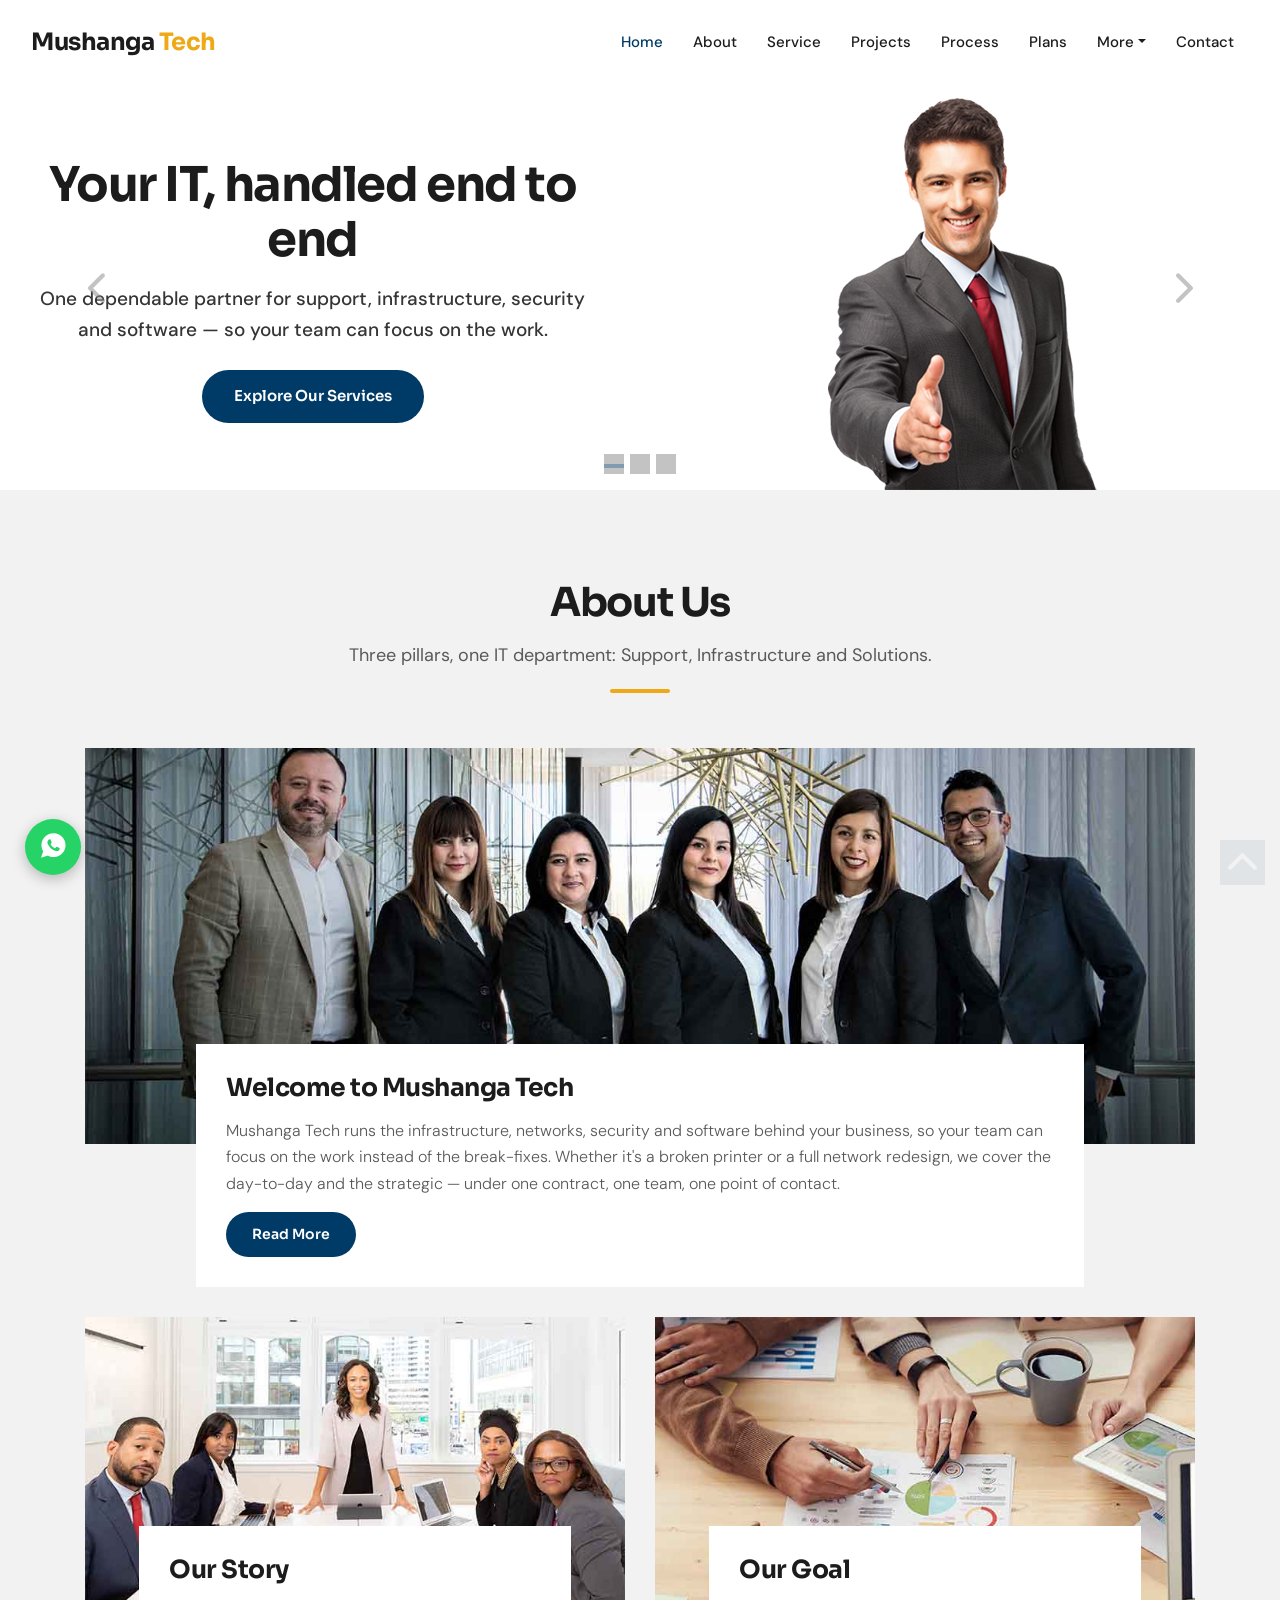
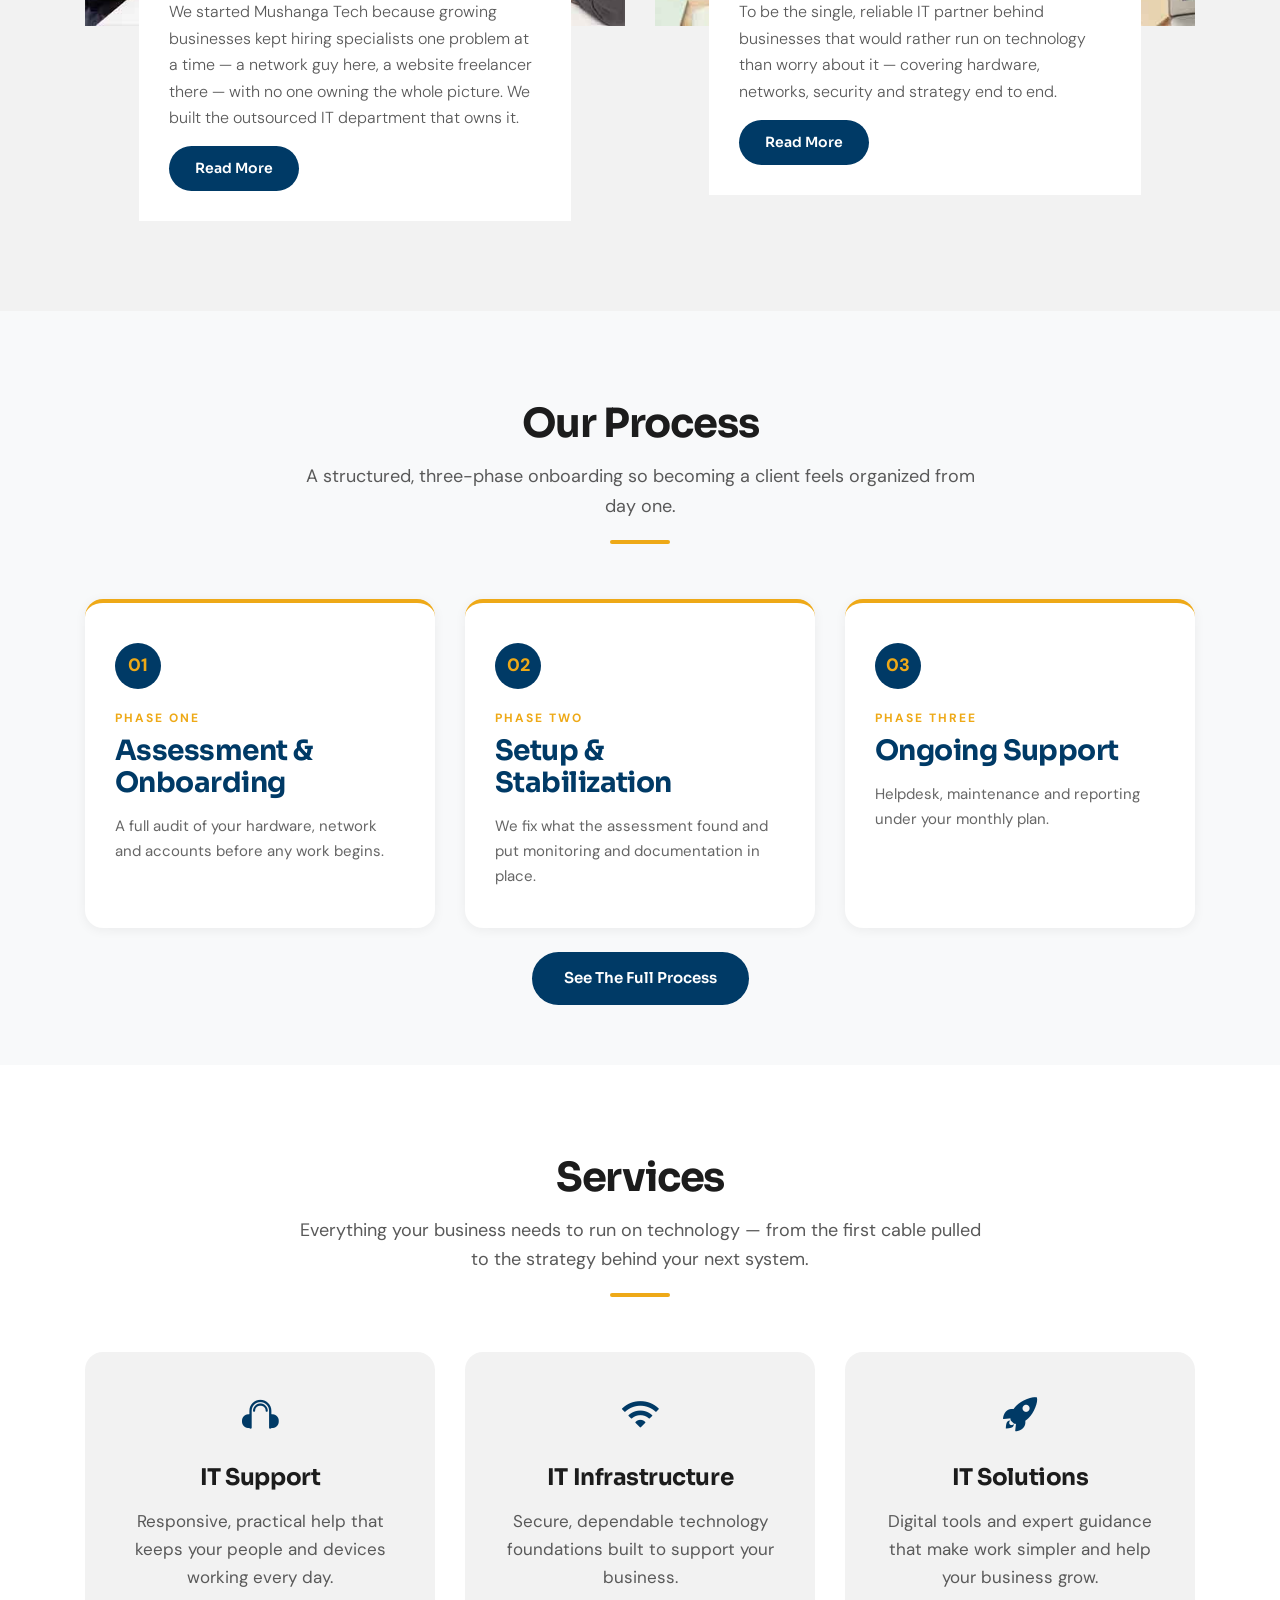
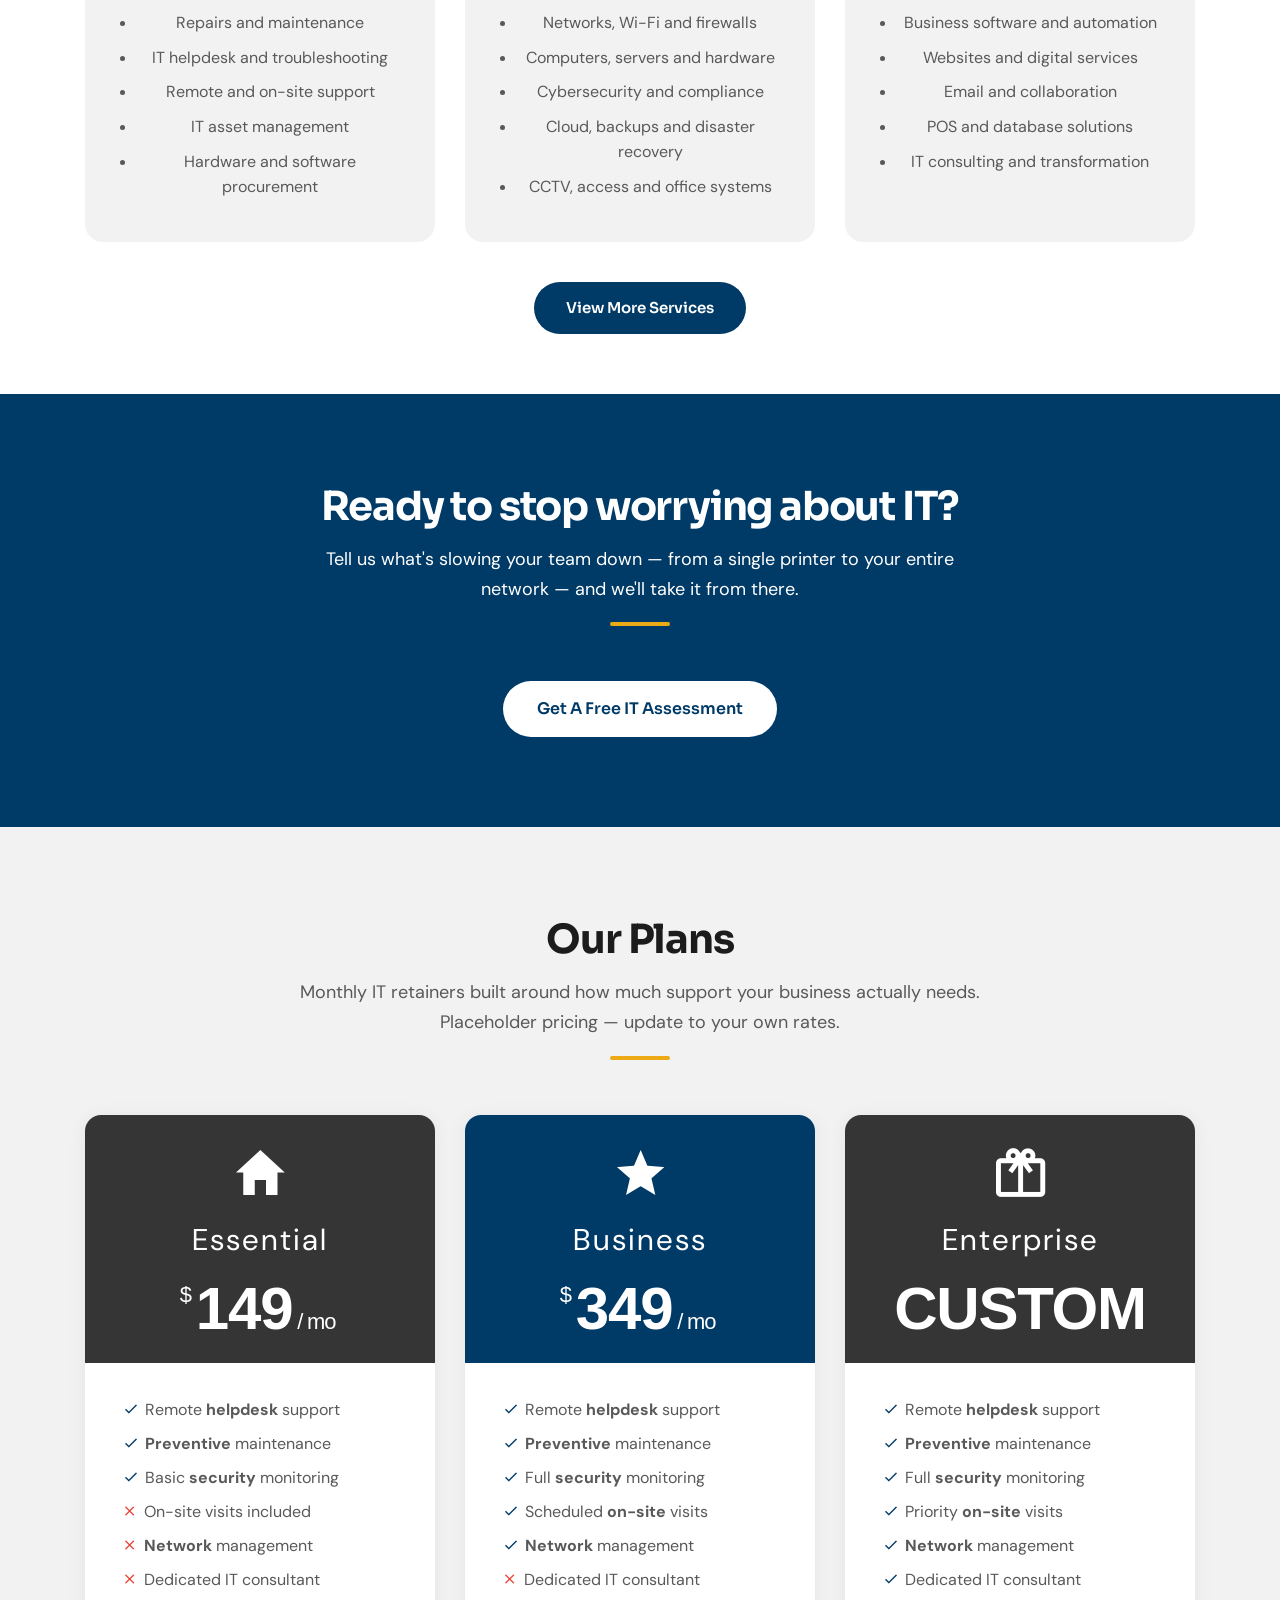
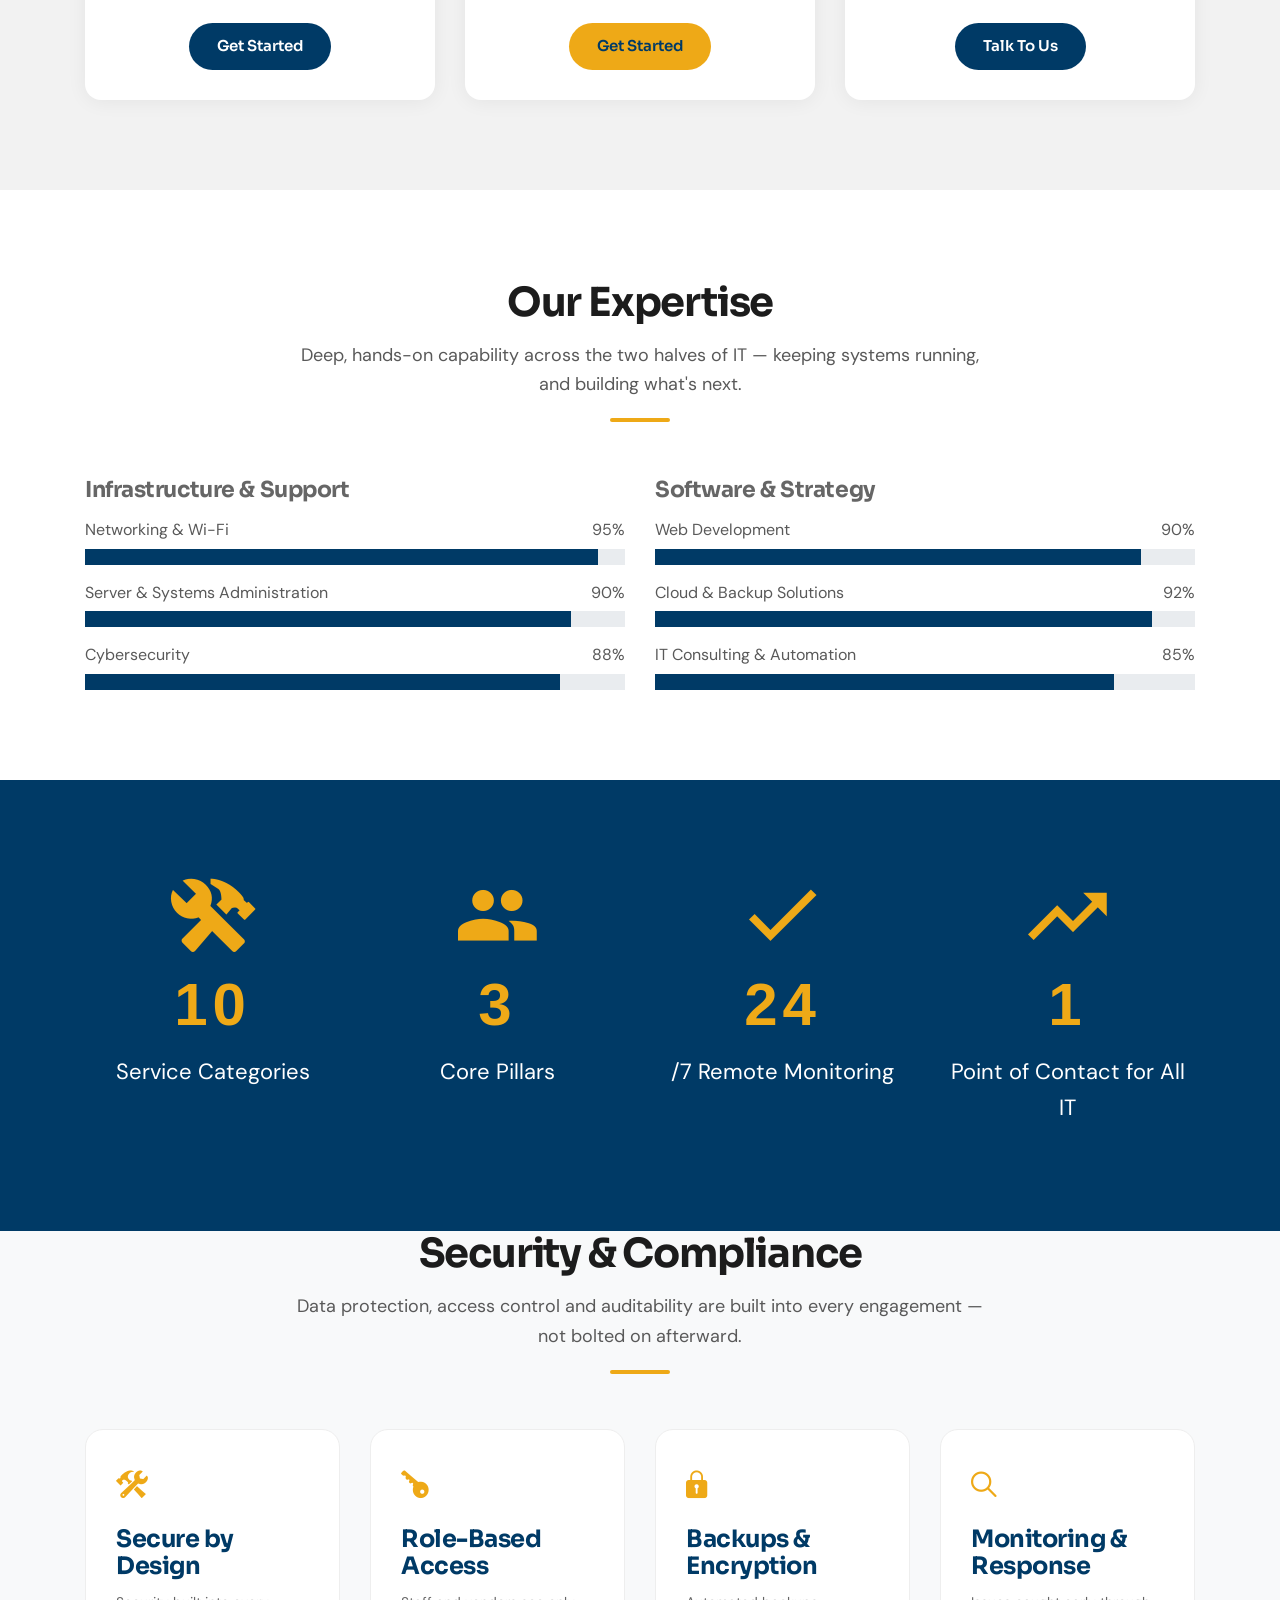
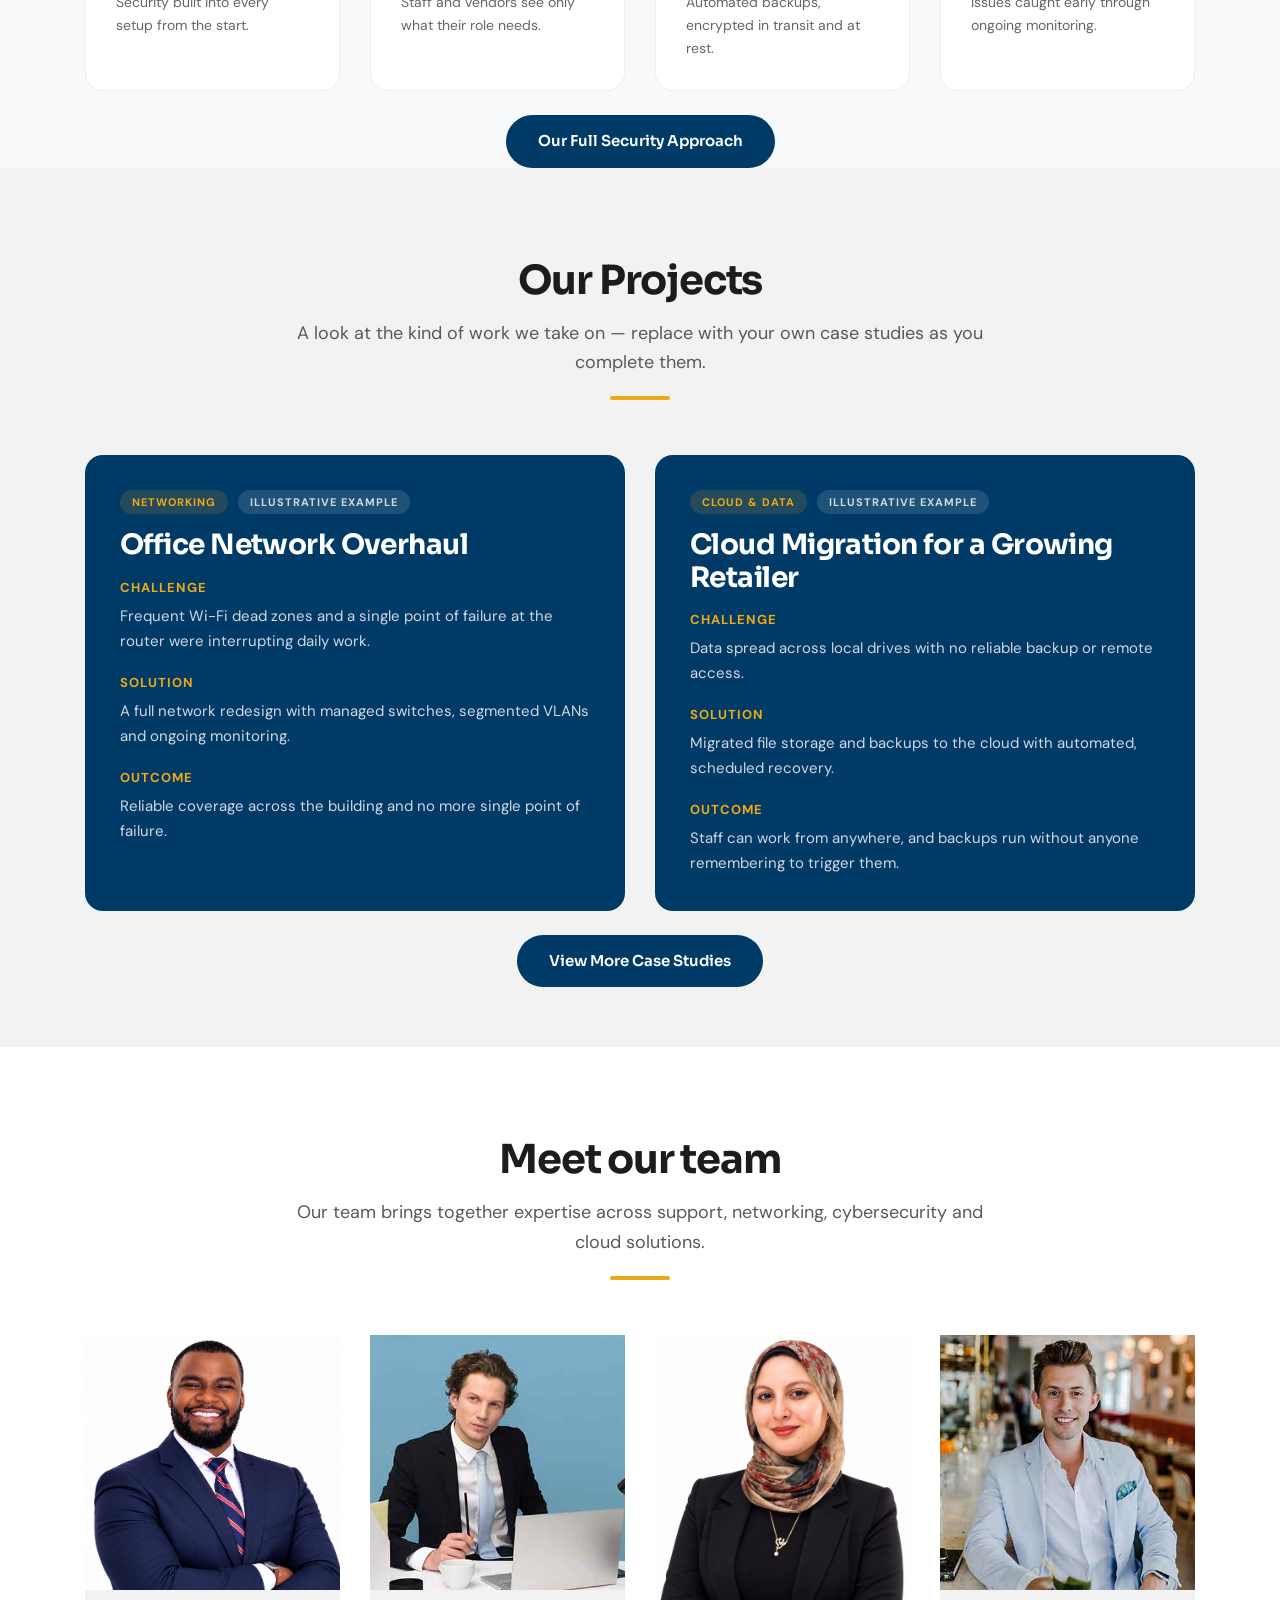
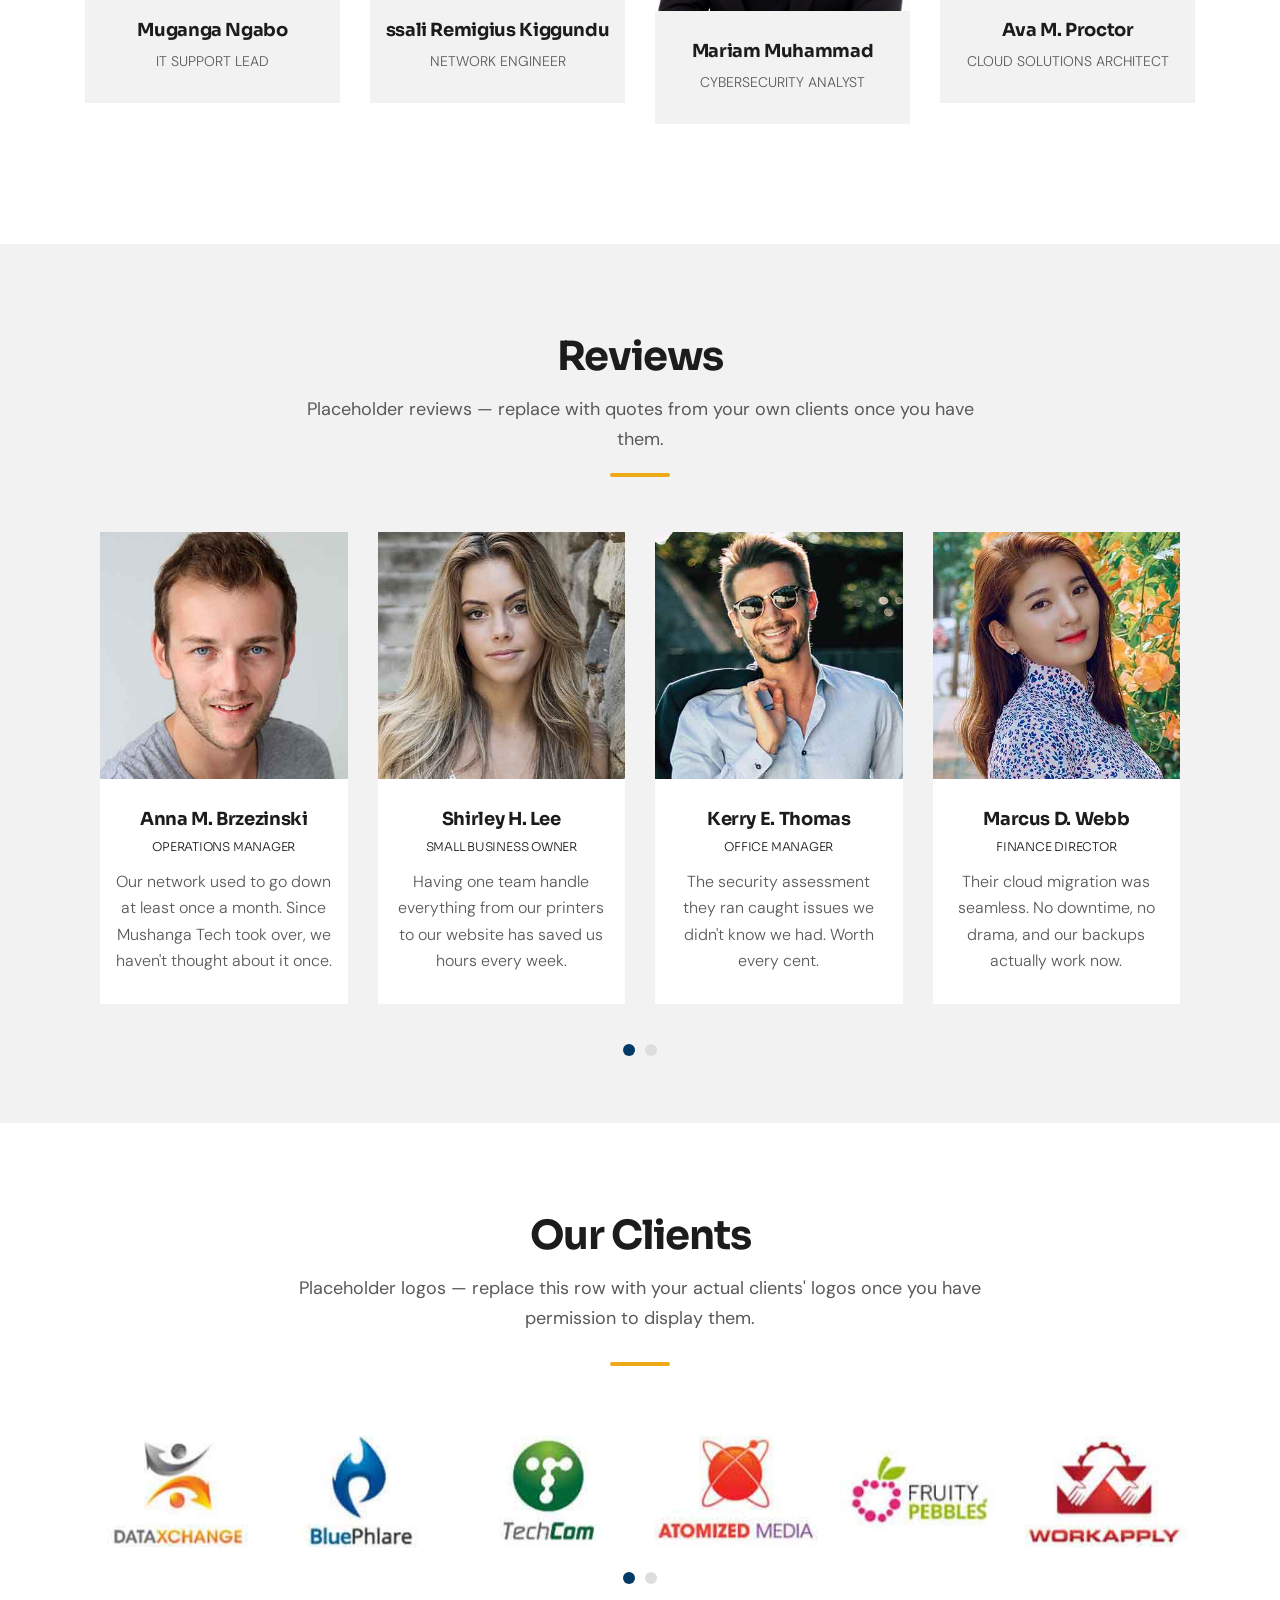
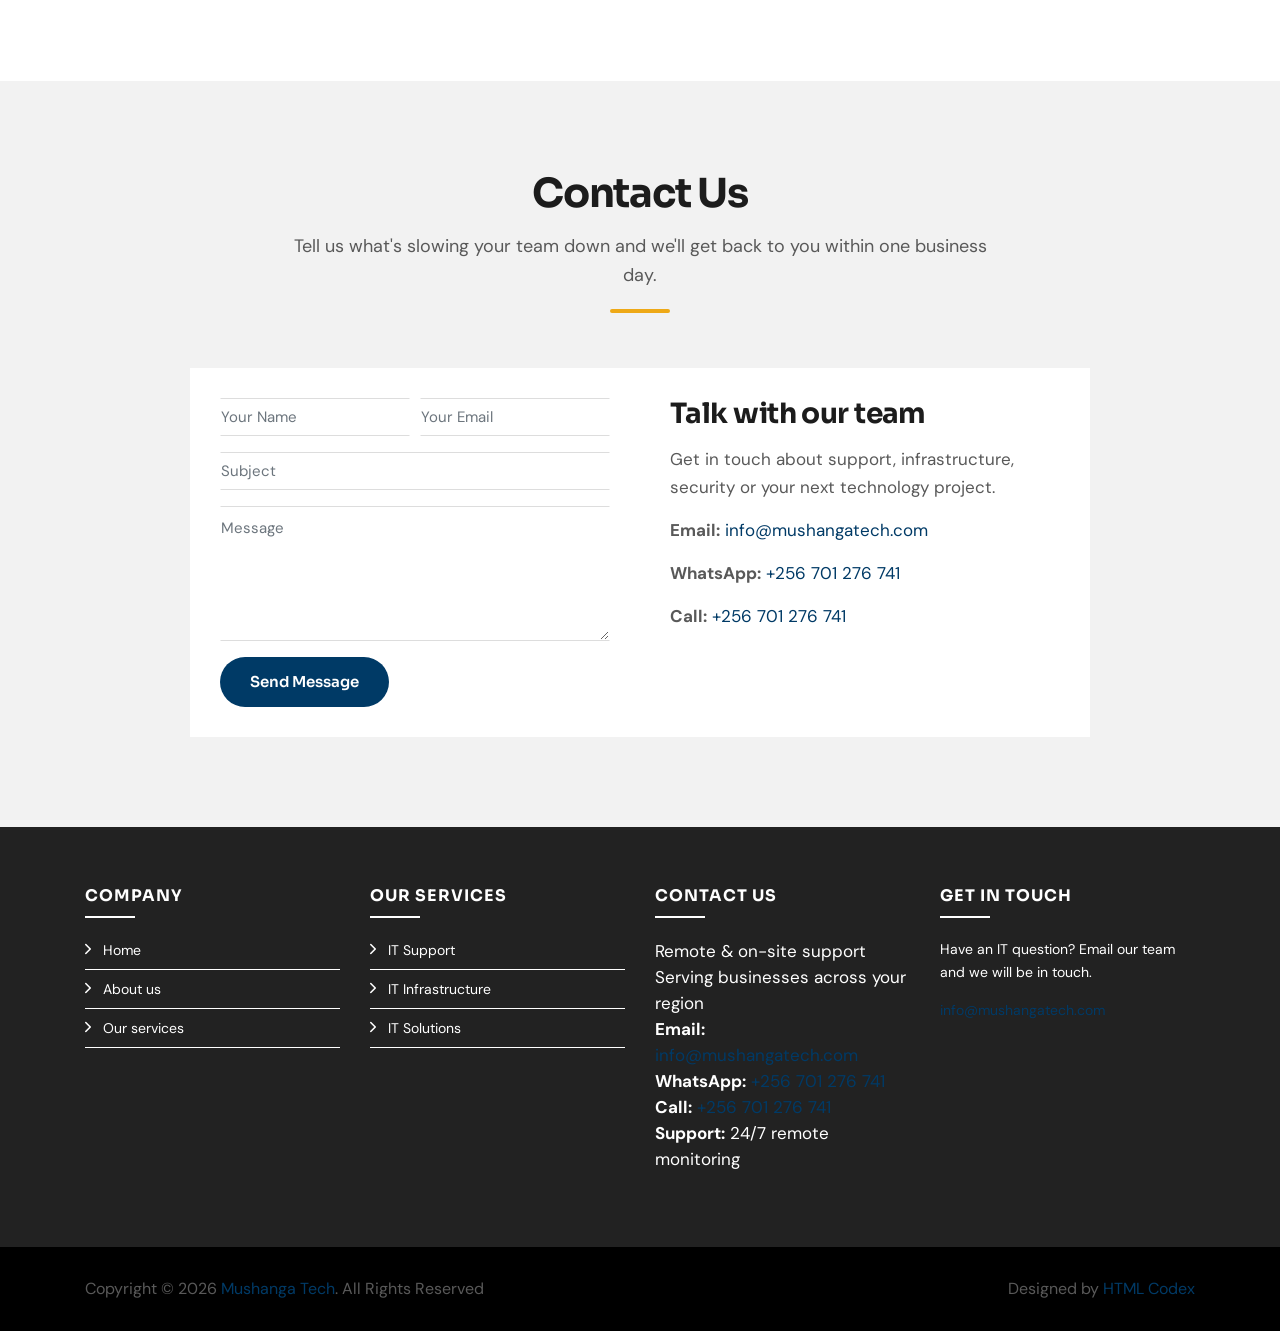
<file: index.html>
<!DOCTYPE html>
<html lang="en">
    <head>
        <meta charset="utf-8">
        <title>Mushanga Tech — Your Outsourced IT Department</title>
        <meta content="width=device-width, initial-scale=1.0" name="viewport">
        <meta content="IT support, IT infrastructure, networking, cybersecurity, cloud, web design, software development" name="keywords">
        <meta content="Mushanga Tech is your outsourced IT department — infrastructure, networking, cybersecurity, cloud, websites and software for growing businesses." name="description">

        <!-- Favicon -->
        <link href="img/favicon.ico" rel="icon">

        <!-- Google Font -->
        <link href="https://fonts.googleapis.com/css2?family=Sora:wght@500;600;700;800&family=DM+Sans:wght@400;500;700&display=swap" rel="stylesheet">

        <!-- Libraries CSS -->
        <link href="lib/bootstrap/css/bootstrap.min.css" rel="stylesheet">
        <link href="lib/ionicons/css/ionicons.min.css" rel="stylesheet">
        <link href="lib/owlcarousel/assets/owl.carousel.min.css" rel="stylesheet">
        <link href="lib/lightbox/css/lightbox.min.css" rel="stylesheet">

        <!-- Main Stylesheet -->
        <link href="css/style.css" rel="stylesheet">
    </head>

    <body>
        <a class="skip-link" href="#main-content">Skip to main content</a>
        <!-- Nav Start -->
        <div id="nav">
            <div class="container-fluid">
                <nav class="navbar navbar-expand-md navbar-light" aria-label="Primary">
                    <a href="index.html" class="navbar-brand">Mushanga <span>Tech</span></a>
                    <button type="button" class="navbar-toggler" data-toggle="collapse" data-target="#navbarCollapse" aria-controls="navbarCollapse" aria-expanded="false" aria-label="Toggle navigation">
                        <span class="navbar-toggler-icon"></span>
                    </button>

                    <div class="collapse navbar-collapse justify-content-between" id="navbarCollapse">
                        <div class="navbar-nav ml-auto">
                            <a href="index.html" class="nav-item nav-link active">Home</a>
                            <a href="about.html" class="nav-item nav-link">About</a>
                            <a href="service.html" class="nav-item nav-link">Service</a>
                            <a href="portfolio.html" class="nav-item nav-link">Projects</a>
                            <a href="process.html" class="nav-item nav-link">Process</a>
                            <a href="pricing.html" class="nav-item nav-link">Plans</a>
                            <div class="nav-item dropdown">
                                <a href="#" class="nav-link dropdown-toggle" aria-haspopup="true" data-toggle="dropdown">More</a>
                                <div class="dropdown-menu">
                                    <a href="skill.html" class="dropdown-item">Expertise</a>
                                    <a href="team.html" class="dropdown-item">Our Team</a>
                                    <a href="review.html" class="dropdown-item">Reviews</a>
                                    <a href="client.html" class="dropdown-item">Clients</a>
                                    <a href="single.html" class="dropdown-item">Case Study</a>
                                </div>
                            </div>
                            <a href="contact.html" class="nav-item nav-link">Contact</a>
                        </div>
                    </div>
                </nav>
            </div>
        </div>
        <!-- Nav End -->

        <!-- Header Start-->
        <div class="header" id="main-content" tabindex="-1">
            <div id="header-slider" class="carousel slide" data-ride="carousel" data-interval="false">
                <!-- Indicators -->
                <ul class="carousel-indicators">
                    <li><button type="button" data-target="#header-slider" data-slide-to="0" class="active" aria-label="Show slide 1"></button></li>
                    <li><button type="button" data-target="#header-slider" data-slide-to="1" aria-label="Show slide 2"></button></li>
                    <li><button type="button" data-target="#header-slider" data-slide-to="2" aria-label="Show slide 3"></button></li>
                </ul>

                <div class="carousel-inner">
                    <div class="carousel-item active">
                        <div class="row align-items-center">
                            <div class="col-md-6">
                                <div class="carousel-content">
                                    <h1>Your IT, handled end to end</h1>
                                    <p>One dependable partner for support, infrastructure, security and software — so your team can focus on the work.</p>
                                    <a class="btn" href="service.html">Explore our services</a>
                                </div>
                            </div>
                            <div class="col-md-6">
                                <div class="carousel-img">
                                    <img src="img/slider-1.png" alt="">
                                </div>
                            </div>
                        </div>
                    </div>
                    <div class="carousel-item">
                        <div class="row align-items-center">
                            <div class="col-md-6">
                                <div class="carousel-content">
                                    <h2>Reliable support, without the downtime</h2>
                                    <p>Proactive support and remote monitoring that catch problems before they become downtime.</p>
                                    <a class="btn" href="service.html">Explore IT support</a>
                                </div>
                            </div>
                            <div class="col-md-6">
                                <div class="carousel-img">
                                    <img src="img/slider-2.png" alt="">
                                </div>
                            </div>
                        </div>
                    </div>
                    <div class="carousel-item">
                        <div class="row align-items-center">
                            <div class="col-md-6">
                                <div class="carousel-content">
                                    <h2>From your network to the cloud</h2>
                                    <p>One contract, one team, every layer of your technology covered — hardware to strategy.</p>
                                    <a class="btn" href="contact.html">Talk to our team</a>
                                </div>
                            </div>
                            <div class="col-md-6">
                                <div class="carousel-img">
                                    <img src="img/slider-3.png" alt="">
                                </div>
                            </div>
                        </div>
                    </div>
                </div>

                <a class="carousel-control-prev" href="#header-slider" data-slide="prev" aria-label="Previous slide">
                    <i class="ion-ios-arrow-back" aria-hidden="true"></i>
                </a>
                <a class="carousel-control-next" href="#header-slider" data-slide="next" aria-label="Next slide">
                    <i class="ion-ios-arrow-forward" aria-hidden="true"></i>
                </a>
            </div>
        </div>
        <!-- Header End-->

        <!-- About Start-->
        <div class="about">
            <div class="container">
                <div class="section-header">
                    <h2>About Us</h2>
                    <p>
                        Three pillars, one IT department: Support, Infrastructure and Solutions.
                    </p>
                </div>

                <div class="row align-items-center">
                    <div class="col-md-12">
                        <div class="about-img">
                            <img src="img/about.jpg" alt="" class="img-fluid">
                        </div>
                        <div class="about-content">
                            <h2>Welcome to Mushanga Tech</h2>
                            <p>
                                Mushanga Tech runs the infrastructure, networks, security and software behind your business, so your team can focus on the work instead of the break-fixes. Whether it's a broken printer or a full network redesign, we cover the day-to-day and the strategic — under one contract, one team, one point of contact.
                            </p>
                            <a class="btn" href="about.html">Read More</a>
                        </div>
                    </div>
                </div>

                <div class="row">
                    <div class="col-md-6">
                        <div class="about-img">
                            <img src="img/about-story.jpg" alt="" class="img-fluid">
                        </div>
                        <div class="about-content">
                            <h2>Our Story</h2>
                            <p>
                                We started Mushanga Tech because growing businesses kept hiring specialists one problem at a time — a network guy here, a website freelancer there — with no one owning the whole picture. We built the outsourced IT department that owns it.
                            </p>
                            <a class="btn" href="about.html">Read More</a>
                        </div>
                    </div>
                    <div class="col-md-6">
                        <div class="about-img">
                            <img src="img/about-goal.jpg" alt="" class="img-fluid">
                        </div>
                        <div class="about-content">
                            <h2>Our Goal</h2>
                            <p>
                                To be the single, reliable IT partner behind businesses that would rather run on technology than worry about it — covering hardware, networks, security and strategy end to end.
                            </p>
                            <a class="btn" href="service.html">Read More</a>
                        </div>
                    </div>
                </div>
            </div>
        </div>
        <!-- About End -->

        <!-- Process Teaser Start -->
        <div class="process">
            <div class="container">
                <div class="section-header">
                    <h2>Our Process</h2>
                    <p>
                        A structured, three-phase onboarding so becoming a client feels organized from day one.
                    </p>
                </div>
                <div class="row">
                    <div class="col-md-4 mb-4">
                        <div class="process-phase">
                            <div class="process-number">01</div>
                            <span class="process-label">Phase One</span>
                            <h3>Assessment &amp; Onboarding</h3>
                            <p>A full audit of your hardware, network and accounts before any work begins.</p>
                        </div>
                    </div>
                    <div class="col-md-4 mb-4">
                        <div class="process-phase">
                            <div class="process-number">02</div>
                            <span class="process-label">Phase Two</span>
                            <h3>Setup &amp; Stabilization</h3>
                            <p>We fix what the assessment found and put monitoring and documentation in place.</p>
                        </div>
                    </div>
                    <div class="col-md-4 mb-4">
                        <div class="process-phase">
                            <div class="process-number">03</div>
                            <span class="process-label">Phase Three</span>
                            <h3>Ongoing Support</h3>
                            <p>Helpdesk, maintenance and reporting under your monthly plan.</p>
                        </div>
                    </div>
                </div>
                <div class="row">
                    <div class="col-md-12 text-center">
                        <a class="btn" href="process.html">See the Full Process</a>
                    </div>
                </div>
            </div>
        </div>
        <!-- Process Teaser End -->

        <!-- Service Start -->
        <div class="service">
            <div class="container">
                <div class="section-header">
                    <h2>Services</h2>
                    <p>
                        Everything your business needs to run on technology — from the first cable pulled to the strategy behind your next system.
                    </p>
                </div>
                <div class="row">
                    <div class="col-md-4">
                        <div class="service-pillar">
                            <i class="ion-ios-headset" aria-hidden="true"></i>
                            <h3>IT Support</h3>
                            <p>Responsive, practical help that keeps your people and devices working every day.</p>
                            <ul>
                                <li>Repairs and maintenance</li>
                                <li>IT helpdesk and troubleshooting</li>
                                <li>Remote and on-site support</li>
                                <li>IT asset management</li>
                                <li>Hardware and software procurement</li>
                            </ul>
                        </div>
                    </div>
                    <div class="col-md-4">
                        <div class="service-pillar">
                            <i class="ion-ios-wifi" aria-hidden="true"></i>
                            <h3>IT Infrastructure</h3>
                            <p>Secure, dependable technology foundations built to support your business.</p>
                            <ul>
                                <li>Networks, Wi-Fi and firewalls</li>
                                <li>Computers, servers and hardware</li>
                                <li>Cybersecurity and compliance</li>
                                <li>Cloud, backups and disaster recovery</li>
                                <li>CCTV, access and office systems</li>
                            </ul>
                        </div>
                    </div>
                    <div class="col-md-4">
                        <div class="service-pillar">
                            <i class="ion-ios-rocket" aria-hidden="true"></i>
                            <h3>IT Solutions</h3>
                            <p>Digital tools and expert guidance that make work simpler and help your business grow.</p>
                            <ul>
                                <li>Business software and automation</li>
                                <li>Websites and digital services</li>
                                <li>Email and collaboration</li>
                                <li>POS and database solutions</li>
                                <li>IT consulting and transformation</li>
                            </ul>
                        </div>
                    </div>
                </div>
                <div class="row">
                    <div class="col-md-12 text-center" style="margin-top: 10px;">
                        <a class="btn" href="service.html">View More Services</a>
                    </div>
                </div>
            </div>
        </div>
        <!-- Service End -->

        <!-- Call To Action Start -->
        <div class="call-to-action">
            <div class="container text-center">
                <div class="section-header">
                    <h2>Ready to stop worrying about IT?</h2>
                    <p>
                        Tell us what's slowing your team down — from a single printer to your entire network — and we'll take it from there.
                    </p>
                </div>
                <a class="btn" href="contact.html">Get a Free IT Assessment</a>
            </div>
        </div>
        <!-- Call To Action End -->

        <!--Pricing start-->
        <div class="pricing">
            <div class="container">
                <div class="section-header">
                    <h2>Our Plans</h2>
                    <p>
                        Monthly IT retainers built around how much support your business actually needs. Placeholder pricing — update to your own rates.
                    </p>
                </div>
                <div class="row">
                    <div class="col-md-4">
                        <div class="price-content">
                            <div class="price-plan">
                                <i class="ion-md-home"></i>
                                <p class="price-title">Essential</p>
                                <h2 class="price-amount"><span>$</span>149<span></span><span> / mo</span></h2>
                            </div>
                            <ul class="price-details">
                                <li><i class="ion-md-checkmark"></i>Remote <strong>helpdesk</strong> support</li>
                                <li><i class="ion-md-checkmark"></i><strong>Preventive</strong> maintenance</li>
                                <li><i class="ion-md-checkmark"></i>Basic <strong>security</strong> monitoring</li>
                                <li><i class="ion-md-close"></i>On-site visits included</li>
                                <li><i class="ion-md-close"></i><strong>Network</strong> management</li>
                                <li><i class="ion-md-close"></i>Dedicated IT consultant</li>
                            </ul>
                            <a href="contact.html" class="btn mian-btn price-btn">Get Started</a>
                        </div>
                    </div>
                    <div class="col-md-4">
                        <div class="price-content features-price">
                            <div class="price-plan">
                                <i class="ion-md-star"></i>
                                <p class="price-title">Business</p>
                                <h2 class="price-amount"><span>$</span>349<span></span><span> / mo</span></h2>
                            </div>
                            <ul class="price-details">
                                <li><i class="ion-md-checkmark"></i>Remote <strong>helpdesk</strong> support</li>
                                <li><i class="ion-md-checkmark"></i><strong>Preventive</strong> maintenance</li>
                                <li><i class="ion-md-checkmark"></i>Full <strong>security</strong> monitoring</li>
                                <li><i class="ion-md-checkmark"></i>Scheduled <strong>on-site</strong> visits</li>
                                <li><i class="ion-md-checkmark"></i><strong>Network</strong> management</li>
                                <li><i class="ion-md-close"></i>Dedicated IT consultant</li>
                            </ul>
                            <a href="contact.html" class="btn mian-btn price-btn features-price-btn">Get Started</a>
                        </div>
                    </div>
                    <div class="col-md-4">
                        <div class="price-content">
                            <div class="price-plan">
                                <i class="ion-md-gift"></i>
                                <p class="price-title">Enterprise</p>
                                <h2 class="price-amount"><span></span>Custom<span></span></h2>
                            </div>
                            <ul class="price-details">
                                <li><i class="ion-md-checkmark"></i>Remote <strong>helpdesk</strong> support</li>
                                <li><i class="ion-md-checkmark"></i><strong>Preventive</strong> maintenance</li>
                                <li><i class="ion-md-checkmark"></i>Full <strong>security</strong> monitoring</li>
                                <li><i class="ion-md-checkmark"></i>Priority <strong>on-site</strong> visits</li>
                                <li><i class="ion-md-checkmark"></i><strong>Network</strong> management</li>
                                <li><i class="ion-md-checkmark"></i>Dedicated IT consultant</li>
                            </ul>
                            <a href="contact.html" class="btn mian-btn price-btn">Talk to Us</a>
                        </div>
                    </div>
                </div>
            </div>
        </div>
        <!--Pricing End-->

        <!-- Skills Start-->
        <div class="skills">
            <div class="container">
                <div class="section-header">
                    <h2>Our Expertise</h2>
                    <p>
                        Deep, hands-on capability across the two halves of IT — keeping systems running, and building what's next.
                    </p>
                </div>

                <div class="row">
                    <div class="col-md-6">
                        <div class="skill-item">
                            <h3>Infrastructure &amp; Support</h3>
                            <div class="skill-name">
                                <p>Networking &amp; Wi-Fi</p><p>95%</p>
                            </div>
                            <div class="progress">
                                <div class="progress-bar" role="progressbar" aria-valuenow="95" aria-valuemin="0" aria-valuemax="100"></div>
                            </div>

                            <div class="skill-name">
                                <p>Server &amp; Systems Administration</p><p>90%</p>
                            </div>
                            <div class="progress">
                                <div class="progress-bar" role="progressbar" aria-valuenow="90" aria-valuemin="0" aria-valuemax="100"></div>
                            </div>

                            <div class="skill-name">
                                <p>Cybersecurity</p><p>88%</p>
                            </div>
                            <div class="progress">
                                <div class="progress-bar" role="progressbar" aria-valuenow="88" aria-valuemin="0" aria-valuemax="100"></div>
                            </div>
                        </div>
                    </div>
                    <div class="col-md-6">
                        <div class="skill-item">
                            <h3>Software &amp; Strategy</h3>
                            <div class="skill-name">
                                <p>Web Development</p><p>90%</p>
                            </div>
                            <div class="progress">
                                <div class="progress-bar" role="progressbar" aria-valuenow="90" aria-valuemin="0" aria-valuemax="100"></div>
                            </div>

                            <div class="skill-name">
                                <p>Cloud &amp; Backup Solutions</p><p>92%</p>
                            </div>
                            <div class="progress">
                                <div class="progress-bar" role="progressbar" aria-valuenow="92" aria-valuemin="0" aria-valuemax="100"></div>
                            </div>

                            <div class="skill-name">
                                <p>IT Consulting &amp; Automation</p><p>85%</p>
                            </div>
                            <div class="progress">
                                <div class="progress-bar" role="progressbar" aria-valuenow="85" aria-valuemin="0" aria-valuemax="100"></div>
                            </div>
                        </div>
                    </div>
                </div>
            </div>
        </div>
        <!-- Skills End-->


        <!-- Counters Start-->
        <div class="counters">
            <div class="container">
                <div class="row">
                    <div class="col-lg-3 col-6 text-center">
                        <i class="ion-md-construct"></i>
                        <h2 data-toggle="counter-up">10</h2>
                        <p>Service Categories</p>
                    </div>

                    <div class="col-lg-3 col-6 text-center">
                        <i class="ion-md-people"></i>
                        <h2 data-toggle="counter-up">3</h2>
                        <p>Core Pillars</p>
                    </div>

                    <div class="col-lg-3 col-6 text-center">
                        <i class="ion-md-checkmark"></i>
                        <h2 data-toggle="counter-up">24</h2>
                        <p>/7 Remote Monitoring</p>
                    </div>

                    <div class="col-lg-3 col-6 text-center">
                        <i class="ion-md-trending-up"></i>
                        <h2 data-toggle="counter-up">1</h2>
                        <p>Point of Contact for All IT</p>
                    </div>
                </div>
            </div>
        </div>
        <!-- Counters End-->

        <!-- Security Teaser Start -->
        <div class="security">
            <div class="container">
                <div class="section-header">
                    <h2>Security &amp; Compliance</h2>
                    <p>
                        Data protection, access control and auditability are built into every engagement — not bolted on afterward.
                    </p>
                </div>
                <div class="row">
                    <div class="col-md-6 col-lg-3 mb-4">
                        <div class="security-item">
                            <i class="ion-ios-construct"></i>
                            <h4>Secure by Design</h4>
                            <p>Security built into every setup from the start.</p>
                        </div>
                    </div>
                    <div class="col-md-6 col-lg-3 mb-4">
                        <div class="security-item">
                            <i class="ion-ios-key"></i>
                            <h4>Role-Based Access</h4>
                            <p>Staff and vendors see only what their role needs.</p>
                        </div>
                    </div>
                    <div class="col-md-6 col-lg-3 mb-4">
                        <div class="security-item">
                            <i class="ion-ios-lock"></i>
                            <h4>Backups &amp; Encryption</h4>
                            <p>Automated backups, encrypted in transit and at rest.</p>
                        </div>
                    </div>
                    <div class="col-md-6 col-lg-3 mb-4">
                        <div class="security-item">
                            <i class="ion-ios-search"></i>
                            <h4>Monitoring &amp; Response</h4>
                            <p>Issues caught early through ongoing monitoring.</p>
                        </div>
                    </div>
                </div>
                <div class="row">
                    <div class="col-md-12 text-center">
                        <a class="btn" href="service.html#security">Our Full Security Approach</a>
                    </div>
                </div>
            </div>
        </div>
        <!-- Security Teaser End -->

        <!-- Portfolio Start -->
        <div class="portfolio">
            <div class="container">
                <div class="section-header">
                    <h2>Our Projects</h2>
                    <p>
                        A look at the kind of work we take on — replace with your own case studies as you complete them.
                    </p>
                </div>

                <div class="row">
                    <div class="col-lg-6 mb-4">
                        <div class="case-study-card">
                            <div class="case-tags">
                                <span class="case-tag">Networking</span>
                                <span class="case-tag illustrative-badge">Illustrative Example</span>
                            </div>
                            <h3>Office Network Overhaul</h3>
                            <p class="case-label">Challenge</p>
                            <p>Frequent Wi-Fi dead zones and a single point of failure at the router were interrupting daily work.</p>
                            <p class="case-label">Solution</p>
                            <p>A full network redesign with managed switches, segmented VLANs and ongoing monitoring.</p>
                            <p class="case-label">Outcome</p>
                            <p>Reliable coverage across the building and no more single point of failure.</p>
                        </div>
                    </div>

                    <div class="col-lg-6 mb-4">
                        <div class="case-study-card">
                            <div class="case-tags">
                                <span class="case-tag">Cloud &amp; Data</span>
                                <span class="case-tag illustrative-badge">Illustrative Example</span>
                            </div>
                            <h3>Cloud Migration for a Growing Retailer</h3>
                            <p class="case-label">Challenge</p>
                            <p>Data spread across local drives with no reliable backup or remote access.</p>
                            <p class="case-label">Solution</p>
                            <p>Migrated file storage and backups to the cloud with automated, scheduled recovery.</p>
                            <p class="case-label">Outcome</p>
                            <p>Staff can work from anywhere, and backups run without anyone remembering to trigger them.</p>
                        </div>
                    </div>
                </div>

                <div class="row">
                    <div class="col-md-12 text-center">
                        <a class="btn" href="portfolio.html">View More Case Studies</a>
                    </div>
                </div>
            </div>
        </div>
        <!-- Portfolio End -->

        <!-- Team Start -->
        <div class="team">
            <div class="container">
                <div class="section-header">
                    <h2>Meet our team</h2>
                    <p>
                        Our team brings together expertise across support, networking, cybersecurity and cloud solutions.
                    </p>
                </div>

                <div class="row">
                    <div class="col-lg-3 col-sm-6 team-item">
                        <div class="team-img">
                            <img src="img/muganga-ngabo.png" class="img-fluid" alt="Muganga Ngabo">

                        </div>
                        <div class="team-info">
                            <h3>Muganga Ngabo</h3>
                            <p>IT Support Lead</p>
                        </div>
                    </div>

                    <div class="col-lg-3 col-sm-6 team-item">
                        <div class="team-img">
                            <img src="img/team-2.jpg" class="img-fluid" alt="Team Member">

                        </div>
                        <div class="team-info">
                            <h3>ssali Remigius Kiggundu</h3>
                            <p>Network Engineer</p>
                        </div>
                    </div>

                    <div class="col-lg-3 col-sm-6 team-item">
                        <div class="team-img">
                            <img src="img/mariam-muhammad.png" class="img-fluid" alt="Mariam Muhammad">

                        </div>
                        <div class="team-info">
                            <h3>Mariam Muhammad</h3>
                            <p>Cybersecurity Analyst</p>
                        </div>
                    </div>

                    <div class="col-lg-3 col-sm-6 team-item">
                        <div class="team-img">
                            <img src="img/team-4.jpg" class="img-fluid" alt="Team Member">

                        </div>
                        <div class="team-info">
                            <h3>Ava M. Proctor</h3>
                            <p>Cloud Solutions Architect</p>
                        </div>
                    </div>
                </div>
            </div>
        </div>
        <!-- Team End -->

        <!-- Testimonials Start -->
        <div class="testimonials">
            <div class="container">
                <div class="section-header">
                    <h2>Reviews</h2>
                    <p>
                        Placeholder reviews — replace with quotes from your own clients once you have them.
                    </p>
                </div>

                <div class="owl-carousel testimonials-carousel">
                    <div class="testimonial-item row align-items-center">
                        <div class="testimonial-img">
                            <img src="img/testimonial-1.jpg" alt="Testimonial image">
                        </div>
                        <div class="testimonial-text">
                            <h3>Anna M. Brzezinski</h3>
                            <h4>Operations Manager</h4>
                            <p>
                                Our network used to go down at least once a month. Since Mushanga Tech took over, we haven't thought about it once.
                            </p>
                        </div>
                    </div>
                    <div class="testimonial-item row align-items-center">
                        <div class="testimonial-img">
                            <img src="img/testimonial-2.jpg" alt="Testimonial image">
                        </div>
                        <div class="testimonial-text">
                            <h3>Shirley H. Lee</h3>
                            <h4>Small Business Owner</h4>
                            <p>
                                Having one team handle everything from our printers to our website has saved us hours every week.
                            </p>
                        </div>
                    </div>
                    <div class="testimonial-item row align-items-center">
                        <div class="testimonial-img">
                            <img src="img/testimonial-3.jpg" alt="Testimonial image">
                        </div>
                        <div class="testimonial-text">
                            <h3>Kerry E. Thomas</h3>
                            <h4>Office Manager</h4>
                            <p>
                                The security assessment they ran caught issues we didn't know we had. Worth every cent.
                            </p>
                        </div>
                    </div>
                    <div class="testimonial-item row align-items-center">
                        <div class="testimonial-img">
                            <img src="img/testimonial-4.jpg" alt="Testimonial image">
                        </div>
                        <div class="testimonial-text">
                            <h3>Marcus D. Webb</h3>
                            <h4>Finance Director</h4>
                            <p>
                                Their cloud migration was seamless. No downtime, no drama, and our backups actually work now.
                            </p>
                        </div>
                    </div>
                    <div class="testimonial-item row align-items-center">
                        <div class="testimonial-img">
                            <img src="img/testimonial-5.jpg" alt="Testimonial image">
                        </div>
                        <div class="testimonial-text">
                            <h3>Priya N. Kapoor</h3>
                            <h4>Retail Manager</h4>
                            <p>
                                Fast response times and they explain things in plain English. Exactly what we needed.
                            </p>
                        </div>
                    </div>
                </div>
            </div>
        </div>
        <!-- Testimonials End -->

        <!-- Clients Start -->
        <div class="clients">
            <div class="container">
                <div class="section-header">
                    <h2>Our Clients</h2>
                    <p>
                        Placeholder logos — replace this row with your actual clients' logos once you have permission to display them.
                    </p>
                </div>

                <div class="owl-carousel clients-carousel">
                    <img src="img/client-1.jpg" alt="Client Logo">
                    <img src="img/client-2.jpg" alt="Client Logo">
                    <img src="img/client-3.jpg" alt="Client Logo">
                    <img src="img/client-4.jpg" alt="Client Logo">
                    <img src="img/client-5.jpg" alt="Client Logo">
                    <img src="img/client-6.jpg" alt="Client Logo">
                    <img src="img/client-7.jpg" alt="Client Logo">
                    <img src="img/client-8.jpg" alt="Client Logo">
                </div>

            </div>
        </div>
        <!-- Clients End -->

        <!-- Contact Start -->
        <div class="contact">
            <div class="container">
                <div class="section-header">
                    <h2>Contact Us</h2>
                    <p>
                        Tell us what's slowing your team down and we'll get back to you within one business day.
                    </p>
                </div>

                <div class="row">
                    <div class="col-md-6">
                        <div class="form">
                            <form class="contactForm" action="mailto:info@mushangatech.com" method="post" enctype="text/plain">
                                <div class="form-row">
                                    <div class="form-group col-sm-6">
                                        <label class="sr-only" for="contact-name">Your name</label>
                                        <input id="contact-name" type="text" name="name" class="form-control" placeholder="Your Name" autocomplete="name" required />
                                    </div>
                                    <div class="form-group col-sm-6">
                                        <label class="sr-only" for="contact-email">Your email</label>
                                        <input id="contact-email" type="email" name="email" class="form-control" placeholder="Your Email" autocomplete="email" required />
                                    </div>
                                </div>
                                <div class="form-group">
                                    <label class="sr-only" for="contact-subject">Subject</label>
                                    <input id="contact-subject" type="text" name="subject" class="form-control" placeholder="Subject" />
                                </div>
                                <div class="form-group">
                                    <label class="sr-only" for="contact-message">Message</label>
                                    <textarea id="contact-message" name="message" class="form-control" rows="5" placeholder="Message" required></textarea>
                                </div>
                                <div><button class="btn" type="submit">Send Message</button></div>
                            </form>
                        </div>
                    </div>
                    <div class="col-md-6">
                        <div class="map">
                            <h3>Talk with our team</h3>
                            <p>Get in touch about support, infrastructure, security or your next technology project.</p>
                            <p><strong>Email:</strong> <a href="mailto:info@mushangatech.com">info@mushangatech.com</a></p>
                            <p><strong>WhatsApp:</strong> <a href="https://wa.me/256701276741" target="_blank" rel="noopener">+256 701 276 741</a></p>
                            <p><strong>Call:</strong> <a href="tel:+256701276741">+256 701 276 741</a></p>
                        </div>
                    </div>
                </div>
            </div>
        </div>
        <!-- Contact End -->

        <!-- Footer Start -->
        <div class="footer">
            <div class="footer-top">
                <div class="container">
                    <div class="row">
                        <div class="col-lg-3 col-md-6 footer-links">
                            <h4>Company</h4>
                            <ul>
                                <li><i class="ion-ios-arrow-forward"></i> <a href="index.html">Home</a></li>
                                <li><i class="ion-ios-arrow-forward"></i> <a href="about.html">About us</a></li>
                                <li><i class="ion-ios-arrow-forward"></i> <a href="service.html">Our services</a></li>
                            </ul>
                        </div>

                        <div class="col-lg-3 col-md-6 footer-links">
                            <h4>Our Services</h4>
                            <ul>
                                <li><i class="ion-ios-arrow-forward"></i> <a href="service.html#support">IT Support</a></li>
                                <li><i class="ion-ios-arrow-forward"></i> <a href="service.html#infrastructure">IT Infrastructure</a></li>
                                <li><i class="ion-ios-arrow-forward"></i> <a href="service.html#solutions">IT Solutions</a></li>
                            </ul>
                        </div>

                        <div class="col-lg-3 col-md-6 footer-contact">
                            <h4>Contact Us</h4>
                            <p>
                                Remote &amp; on-site support<br>
                                Serving businesses across your region<br>
                                <strong>Email:</strong> <a href="mailto:info@mushangatech.com">info@mushangatech.com</a><br>
                                <strong>WhatsApp:</strong> <a href="https://wa.me/256701276741" target="_blank" rel="noopener">+256 701 276 741</a><br>
                                <strong>Call:</strong> <a href="tel:+256701276741">+256 701 276 741</a><br>
                                <strong>Support:</strong> 24/7 remote monitoring<br>
                            </p>



                        </div>

                        <div class="col-lg-3 col-md-6 footer-newsletter">
                            <h4>Get in touch</h4>
                            <p>Have an IT question? Email our team and we will be in touch.</p>
                            <p><a href="mailto:info@mushangatech.com">info@mushangatech.com</a></p>
                        </div>

                    </div>
                </div>
            </div>

            <div class="container">
                <div class="row align-items-center">
                    <div class="col-md-6 copyright">
                        Copyright &copy; 2026 <a href="index.html">Mushanga Tech</a>. All Rights Reserved
                    </div>
                    <div class="col-md-6 credit">
						<!--/*** This template is free as long as you keep the footer author’s credit link/attribution link/backlink. If you'd like to use the template without the footer author’s credit link/attribution link/backlink, you can purchase the Credit Removal License from "https://htmlcodex.com/credit-removal". Thank you for your support. ***/-->
                        Designed by <a href="https://htmlcodex.com">HTML Codex</a>
                    </div>
                </div>
            </div>
        </div>
        <!-- Footer End -->

        <a href="#nav" class="back-to-top" aria-label="Back to top"><i class="ion-ios-arrow-up"></i></a>

        <a href="https://wa.me/256701276741" class="whatsapp-float" target="_blank" rel="noopener" aria-label="Chat on WhatsApp"><i class="ion-logo-whatsapp"></i></a>


        <!-- Libraries JS -->
        <script src="lib/jquery/jquery.min.js"></script>
        <script src="lib/jquery/jquery-migrate.min.js"></script>
        <script src="lib/bootstrap/js/bootstrap.bundle.min.js"></script>
        <script src="lib/easing/easing.min.js"></script>
        <script src="lib/waypoints/waypoints.min.js"></script>
        <script src="lib/counterup/counterup.min.js"></script>
        <script src="lib/owlcarousel/owl.carousel.min.js"></script>
        <script src="lib/lightbox/js/lightbox.min.js"></script>

        <!-- Main Javascript -->
        <script src="js/main.js"></script>

    </body>
</html>
</file>
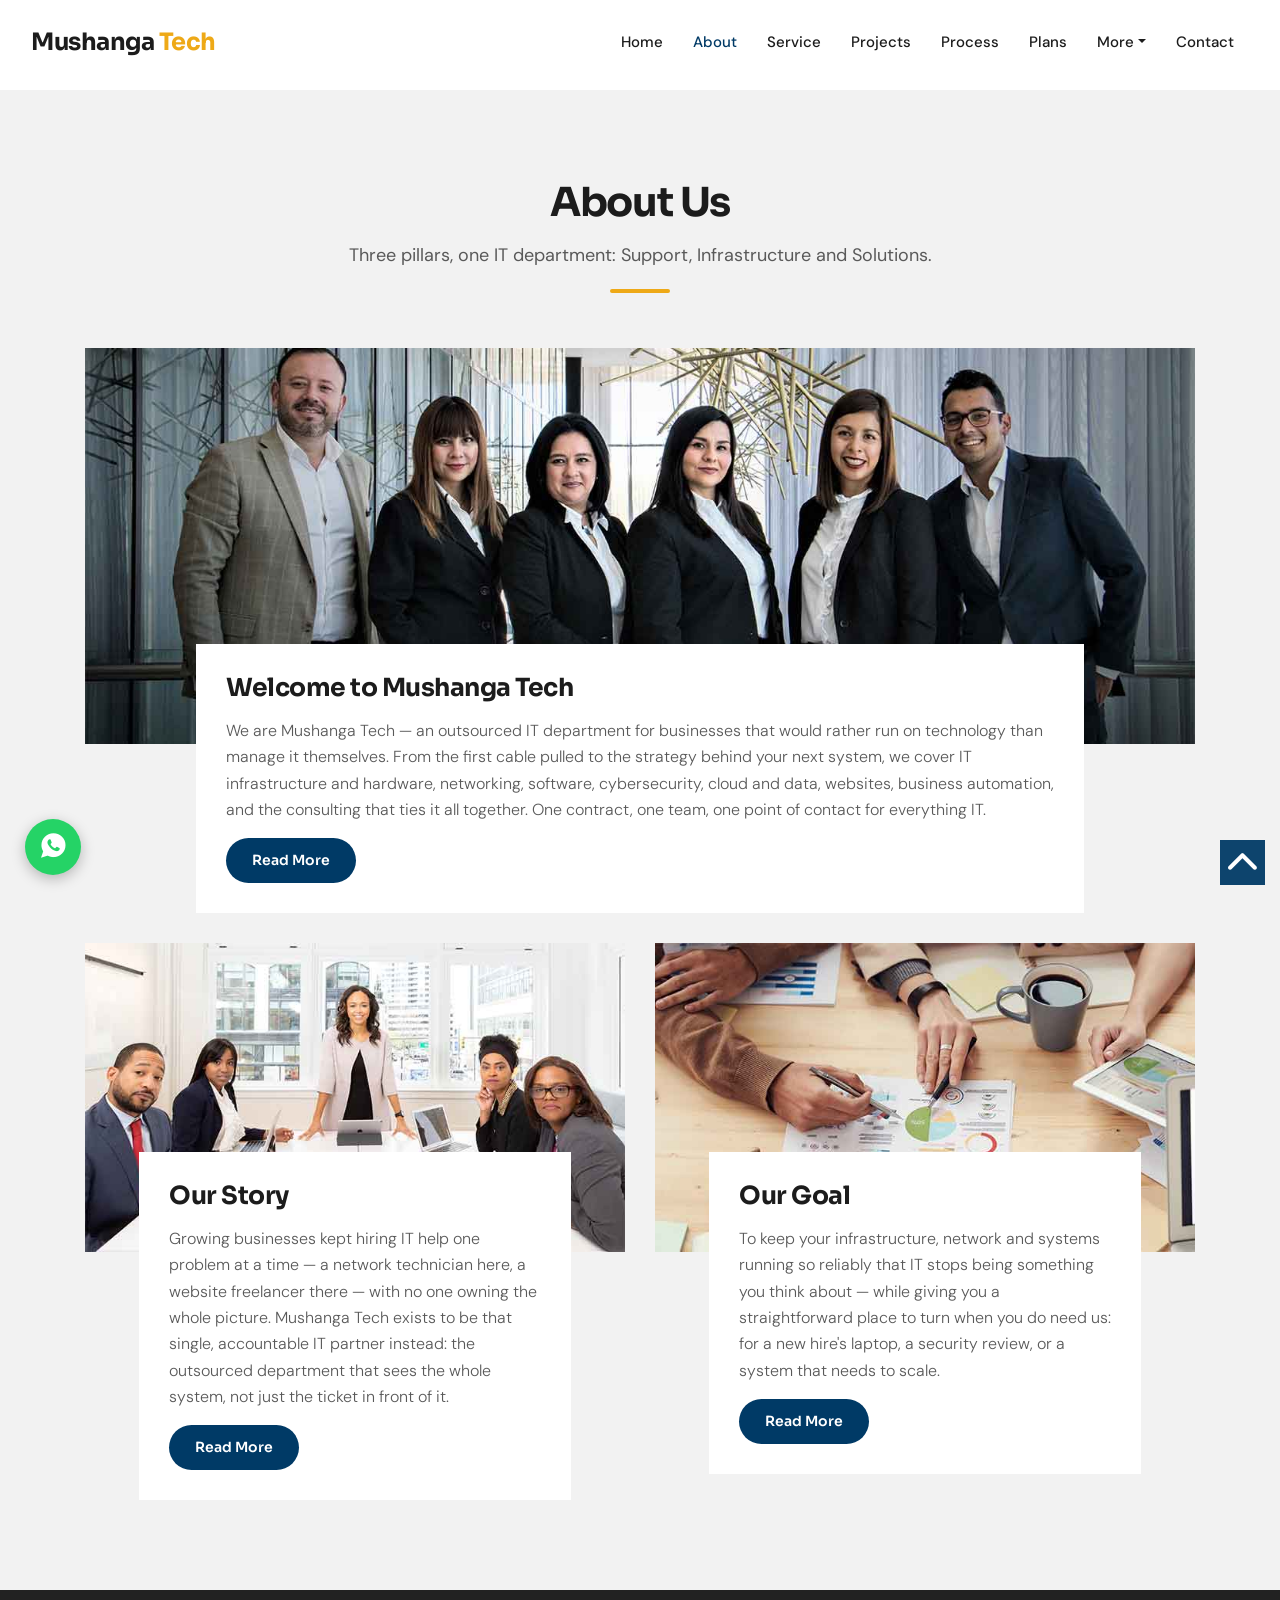
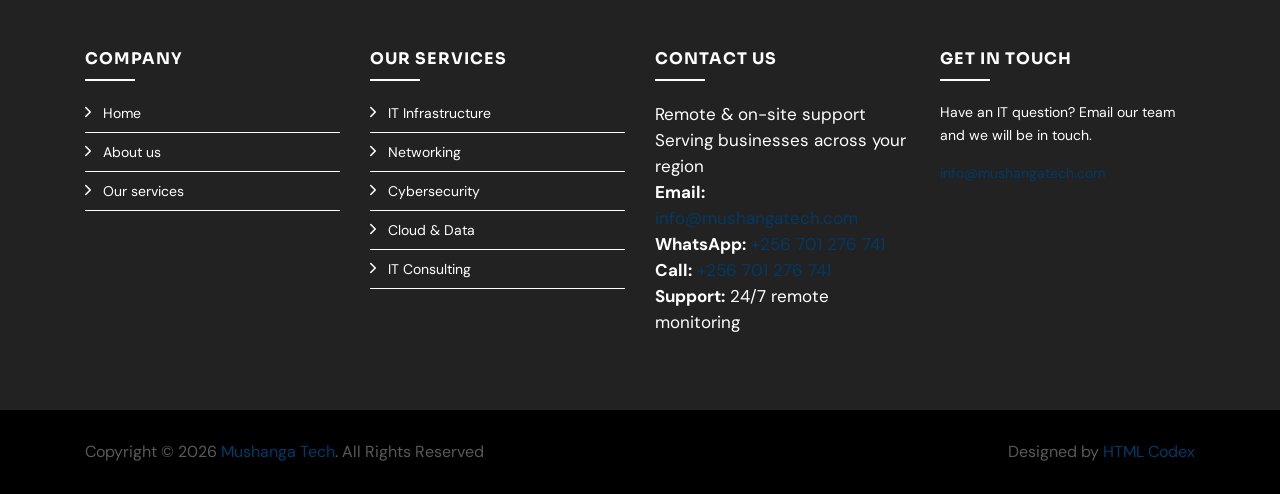
<file: about.html>
<!DOCTYPE html>
<html lang="en">
    <head>
        <meta charset="utf-8">
        <title>About Us — Mushanga Tech</title>
        <meta content="width=device-width, initial-scale=1.0" name="viewport">
        <meta content="about Mushanga Tech, outsourced IT department, IT company" name="keywords">
        <meta content="Mushanga Tech is your outsourced IT department — one team covering infrastructure, security, software and strategy." name="description">

        <!-- Favicon -->
        <link href="img/favicon.ico" rel="icon">

        <!-- Google Font -->
        <link href="https://fonts.googleapis.com/css2?family=Sora:wght@500;600;700;800&family=DM+Sans:wght@400;500;700&display=swap" rel="stylesheet">

        <!-- Libraries CSS -->
        <link href="lib/bootstrap/css/bootstrap.min.css" rel="stylesheet">
        <link href="lib/ionicons/css/ionicons.min.css" rel="stylesheet">
        <link href="lib/owlcarousel/assets/owl.carousel.min.css" rel="stylesheet">
        <link href="lib/lightbox/css/lightbox.min.css" rel="stylesheet">

        <!-- Main Stylesheet -->
        <link href="css/style.css" rel="stylesheet">
    </head>

    <body>
        <a class="skip-link" href="#main-content">Skip to main content</a>
        <!-- Nav Start -->
        <div id="nav">
            <div class="container-fluid">
                <nav class="navbar navbar-expand-md navbar-light" aria-label="Primary">
                    <a href="index.html" class="navbar-brand">Mushanga <span>Tech</span></a>
                    <button type="button" class="navbar-toggler" data-toggle="collapse" data-target="#navbarCollapse" aria-controls="navbarCollapse" aria-expanded="false" aria-label="Toggle navigation">
                        <span class="navbar-toggler-icon"></span>
                    </button>

                    <div class="collapse navbar-collapse justify-content-between" id="navbarCollapse">
                        <div class="navbar-nav ml-auto">
                            <a href="index.html" class="nav-item nav-link">Home</a>
                            <a href="about.html" class="nav-item nav-link active">About</a>
                            <a href="service.html" class="nav-item nav-link">Service</a>
                            <a href="portfolio.html" class="nav-item nav-link">Projects</a>
                            <a href="process.html" class="nav-item nav-link">Process</a>
                            <a href="pricing.html" class="nav-item nav-link">Plans</a>
                            <div class="nav-item dropdown">
                                <a href="#" class="nav-link dropdown-toggle" aria-haspopup="true" data-toggle="dropdown">More</a>
                                <div class="dropdown-menu">
                                    <a href="skill.html" class="dropdown-item">Expertise</a>
                                    <a href="team.html" class="dropdown-item">Our Team</a>
                                    <a href="review.html" class="dropdown-item">Reviews</a>
                                    <a href="client.html" class="dropdown-item">Clients</a>
                                    <a href="single.html" class="dropdown-item">Case Study</a>
                                </div>
                            </div>
                            <a href="contact.html" class="nav-item nav-link">Contact</a>
                        </div>
                    </div>
                </nav>
            </div>
        </div>
        <!-- Nav End -->

        <!-- About Start-->
        <div id="main-content" tabindex="-1" class="about mt-100">
            <div class="container">
                <div class="section-header">
                    <h2>About Us</h2>
                    <p>
                        Three pillars, one IT department: Support, Infrastructure and Solutions.
                    </p>
                </div>

                <div class="row align-items-center">
                    <div class="col-md-12">
                        <div class="about-img">
                            <img src="img/about.jpg" alt="" class="img-fluid">
                        </div>
                        <div class="about-content">
                            <h2>Welcome to Mushanga Tech</h2>
                            <p>
                                We are Mushanga Tech — an outsourced IT department for businesses that would rather run on technology than manage it themselves. From the first cable pulled to the strategy behind your next system, we cover IT infrastructure and hardware, networking, software, cybersecurity, cloud and data, websites, business automation, and the consulting that ties it all together. One contract, one team, one point of contact for everything IT.
                            </p>
                            <a class="btn" href="service.html">Read More</a>
                        </div>
                    </div>
                </div>

                <div class="row">
                    <div class="col-md-6">
                        <div class="about-img">
                            <img src="img/about-story.jpg" alt="" class="img-fluid">
                        </div>
                        <div class="about-content">
                            <h2>Our Story</h2>
                            <p>
                                Growing businesses kept hiring IT help one problem at a time — a network technician here, a website freelancer there — with no one owning the whole picture. Mushanga Tech exists to be that single, accountable IT partner instead: the outsourced department that sees the whole system, not just the ticket in front of it.
                            </p>
                            <a class="btn" href="team.html">Read More</a>
                        </div>
                    </div>
                    <div class="col-md-6">
                        <div class="about-img">
                            <img src="img/about-goal.jpg" alt="" class="img-fluid">
                        </div>
                        <div class="about-content">
                            <h2>Our Goal</h2>
                            <p>
                                To keep your infrastructure, network and systems running so reliably that IT stops being something you think about — while giving you a straightforward place to turn when you do need us: for a new hire's laptop, a security review, or a system that needs to scale.
                            </p>
                            <a class="btn" href="contact.html">Read More</a>
                        </div>
                    </div>
                </div>
            </div>
        </div>
        <!-- About End -->

        <!-- Footer Start -->
        <div class="footer">
            <div class="footer-top">
                <div class="container">
                    <div class="row">
                        <div class="col-lg-3 col-md-6 footer-links">
                            <h4>Company</h4>
                            <ul>
                                <li><i class="ion-ios-arrow-forward"></i> <a href="index.html">Home</a></li>
                                <li><i class="ion-ios-arrow-forward"></i> <a href="about.html">About us</a></li>
                                <li><i class="ion-ios-arrow-forward"></i> <a href="service.html">Our services</a></li>
                            </ul>
                        </div>

                        <div class="col-lg-3 col-md-6 footer-links">
                            <h4>Our Services</h4>
                            <ul>
                                <li><i class="ion-ios-arrow-forward"></i> <a href="service.html">IT Infrastructure</a></li>
                                <li><i class="ion-ios-arrow-forward"></i> <a href="service.html">Networking</a></li>
                                <li><i class="ion-ios-arrow-forward"></i> <a href="service.html">Cybersecurity</a></li>
                                <li><i class="ion-ios-arrow-forward"></i> <a href="service.html">Cloud &amp; Data</a></li>
                                <li><i class="ion-ios-arrow-forward"></i> <a href="service.html">IT Consulting</a></li>
                            </ul>
                        </div>

                        <div class="col-lg-3 col-md-6 footer-contact">
                            <h4>Contact Us</h4>
                            <p>
                                Remote &amp; on-site support<br>
                                Serving businesses across your region<br>
                                <strong>Email:</strong> <a href="mailto:info@mushangatech.com">info@mushangatech.com</a><br>
                                <strong>WhatsApp:</strong> <a href="https://wa.me/256701276741" target="_blank" rel="noopener">+256 701 276 741</a><br>
                                <strong>Call:</strong> <a href="tel:+256701276741">+256 701 276 741</a><br>
                                <strong>Support:</strong> 24/7 remote monitoring<br>
                            </p>



                        </div>

                        <div class="col-lg-3 col-md-6 footer-newsletter">
                            <h4>Get in touch</h4>
                            <p>Have an IT question? Email our team and we will be in touch.</p>
                            <p><a href="mailto:info@mushangatech.com">info@mushangatech.com</a></p>
                        </div>

                    </div>
                </div>
            </div>

            <div class="container">
                <div class="row align-items-center">
                    <div class="col-md-6 copyright">
                        Copyright &copy; 2026 <a href="index.html">Mushanga Tech</a>. All Rights Reserved
                    </div>
                    <div class="col-md-6 credit">
						<!--/*** This template is free as long as you keep the footer author’s credit link/attribution link/backlink. If you'd like to use the template without the footer author’s credit link/attribution link/backlink, you can purchase the Credit Removal License from "https://htmlcodex.com/credit-removal". Thank you for your support. ***/-->
                        Designed by <a href="https://htmlcodex.com">HTML Codex</a>
                    </div>
                </div>
            </div>
        </div>
        <!-- Footer End -->

        <a href="#nav" class="back-to-top" aria-label="Back to top"><i class="ion-ios-arrow-up"></i></a>

        <a href="https://wa.me/256701276741" class="whatsapp-float" target="_blank" rel="noopener" aria-label="Chat on WhatsApp"><i class="ion-logo-whatsapp"></i></a>


        <!-- Libraries JS -->
        <script src="lib/jquery/jquery.min.js"></script>
        <script src="lib/jquery/jquery-migrate.min.js"></script>
        <script src="lib/bootstrap/js/bootstrap.bundle.min.js"></script>
        <script src="lib/easing/easing.min.js"></script>
        <script src="lib/waypoints/waypoints.min.js"></script>
        <script src="lib/counterup/counterup.min.js"></script>
        <script src="lib/owlcarousel/owl.carousel.min.js"></script>
        <script src="lib/lightbox/js/lightbox.min.js"></script>

        <!-- Main Javascript -->
        <script src="js/main.js"></script>

    </body>
</html>
</file>
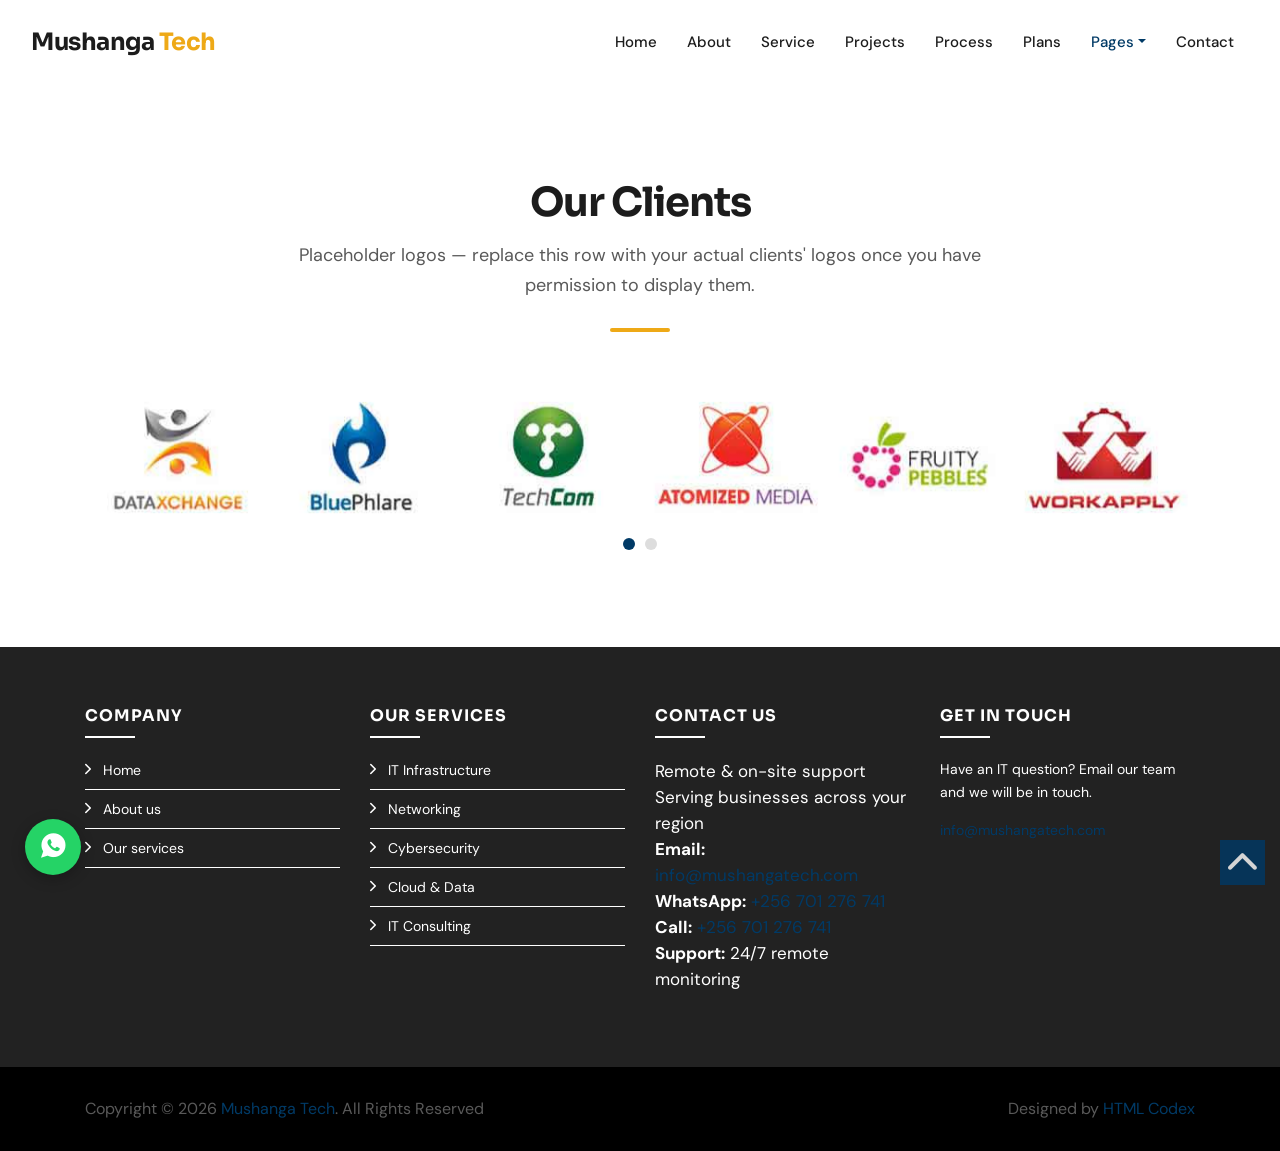
<file: client.html>
<!DOCTYPE html>
<html lang="en">
    <head>
        <meta charset="utf-8">
        <title>Clients — Mushanga Tech</title>
        <meta content="width=device-width, initial-scale=1.0" name="viewport">
        <meta content="Mushanga Tech clients, trusted by" name="keywords">
        <meta content="Businesses that trust Mushanga Tech as their outsourced IT department." name="description">

        <!-- Favicon -->
        <link href="img/favicon.ico" rel="icon">

        <!-- Google Font -->
        <link href="https://fonts.googleapis.com/css2?family=Sora:wght@500;600;700;800&family=DM+Sans:wght@400;500;700&display=swap" rel="stylesheet">

        <!-- Libraries CSS -->
        <link href="lib/bootstrap/css/bootstrap.min.css" rel="stylesheet">
        <link href="lib/ionicons/css/ionicons.min.css" rel="stylesheet">
        <link href="lib/owlcarousel/assets/owl.carousel.min.css" rel="stylesheet">
        <link href="lib/lightbox/css/lightbox.min.css" rel="stylesheet">

        <!-- Main Stylesheet -->
        <link href="css/style.css" rel="stylesheet">
    </head>

    <body>
        <a class="skip-link" href="#main-content">Skip to main content</a>
        <!-- Nav Start -->
        <div id="nav">
            <div class="container-fluid">
                <nav class="navbar navbar-expand-md navbar-light" aria-label="Primary">
                    <a href="index.html" class="navbar-brand">Mushanga <span>Tech</span></a>
                    <button type="button" class="navbar-toggler" data-toggle="collapse" data-target="#navbarCollapse" aria-controls="navbarCollapse" aria-expanded="false" aria-label="Toggle navigation">
                        <span class="navbar-toggler-icon"></span>
                    </button>

                    <div class="collapse navbar-collapse justify-content-between" id="navbarCollapse">
                        <div class="navbar-nav ml-auto">
                            <a href="index.html" class="nav-item nav-link">Home</a>
                            <a href="about.html" class="nav-item nav-link">About</a>
                            <a href="service.html" class="nav-item nav-link">Service</a>
                            <a href="portfolio.html" class="nav-item nav-link">Projects</a>
                            <a href="process.html" class="nav-item nav-link">Process</a>
                            <a href="pricing.html" class="nav-item nav-link">Plans</a>
                            <div class="nav-item dropdown">
                                <a href="#" class="nav-link dropdown-toggle active" aria-haspopup="true" data-toggle="dropdown">Pages</a>
                                <div class="dropdown-menu">
                                    <a href="skill.html" class="dropdown-item">Expertise</a>
                                    <a href="team.html" class="dropdown-item">Our Team</a>
                                    <a href="review.html" class="dropdown-item">Reviews</a>
                                    <a href="client.html" class="dropdown-item active">Clients</a>
                                    <a href="single.html" class="dropdown-item">Case Study</a>
                                </div>
                            </div>
                            <a href="contact.html" class="nav-item nav-link">Contact</a>
                        </div>
                    </div>
                </nav>
            </div>
        </div>
        <!-- Nav End -->

         <!-- Clients Start -->
        <div id="main-content" tabindex="-1" class="clients mt-100">
            <div class="container">
                <div class="section-header">
                    <h2>Our Clients</h2>
                    <p>
                        Placeholder logos — replace this row with your actual clients' logos once you have permission to display them.
                    </p>
                </div>

                <div class="owl-carousel clients-carousel">
                    <img src="img/client-1.jpg" alt="Client Logo">
                    <img src="img/client-2.jpg" alt="Client Logo">
                    <img src="img/client-3.jpg" alt="Client Logo">
                    <img src="img/client-4.jpg" alt="Client Logo">
                    <img src="img/client-5.jpg" alt="Client Logo">
                    <img src="img/client-6.jpg" alt="Client Logo">
                    <img src="img/client-7.jpg" alt="Client Logo">
                    <img src="img/client-8.jpg" alt="Client Logo">
                </div>

            </div>
        </div>
        <!-- Clients End -->

        <!-- Footer Start -->
        <div class="footer">
            <div class="footer-top">
                <div class="container">
                    <div class="row">
                        <div class="col-lg-3 col-md-6 footer-links">
                            <h4>Company</h4>
                            <ul>
                                <li><i class="ion-ios-arrow-forward"></i> <a href="index.html">Home</a></li>
                                <li><i class="ion-ios-arrow-forward"></i> <a href="about.html">About us</a></li>
                                <li><i class="ion-ios-arrow-forward"></i> <a href="service.html">Our services</a></li>
                            </ul>
                        </div>

                        <div class="col-lg-3 col-md-6 footer-links">
                            <h4>Our Services</h4>
                            <ul>
                                <li><i class="ion-ios-arrow-forward"></i> <a href="service.html">IT Infrastructure</a></li>
                                <li><i class="ion-ios-arrow-forward"></i> <a href="service.html">Networking</a></li>
                                <li><i class="ion-ios-arrow-forward"></i> <a href="service.html">Cybersecurity</a></li>
                                <li><i class="ion-ios-arrow-forward"></i> <a href="service.html">Cloud &amp; Data</a></li>
                                <li><i class="ion-ios-arrow-forward"></i> <a href="service.html">IT Consulting</a></li>
                            </ul>
                        </div>

                        <div class="col-lg-3 col-md-6 footer-contact">
                            <h4>Contact Us</h4>
                            <p>
                                Remote &amp; on-site support<br>
                                Serving businesses across your region<br>
                                <strong>Email:</strong> <a href="mailto:info@mushangatech.com">info@mushangatech.com</a><br>
                                <strong>WhatsApp:</strong> <a href="https://wa.me/256701276741" target="_blank" rel="noopener">+256 701 276 741</a><br>
                                <strong>Call:</strong> <a href="tel:+256701276741">+256 701 276 741</a><br>
                                <strong>Support:</strong> 24/7 remote monitoring<br>
                            </p>



                        </div>

                        <div class="col-lg-3 col-md-6 footer-newsletter">
                            <h4>Get in touch</h4>
                            <p>Have an IT question? Email our team and we will be in touch.</p>
                            <p><a href="mailto:info@mushangatech.com">info@mushangatech.com</a></p>
                        </div>

                    </div>
                </div>
            </div>

            <div class="container">
                <div class="row align-items-center">
                    <div class="col-md-6 copyright">
                        Copyright &copy; 2026 <a href="index.html">Mushanga Tech</a>. All Rights Reserved
                    </div>
                    <div class="col-md-6 credit">
						<!--/*** This template is free as long as you keep the footer author’s credit link/attribution link/backlink. If you'd like to use the template without the footer author’s credit link/attribution link/backlink, you can purchase the Credit Removal License from "https://htmlcodex.com/credit-removal". Thank you for your support. ***/-->
                        Designed by <a href="https://htmlcodex.com">HTML Codex</a>
                    </div>
                </div>
            </div>
        </div>
        <!-- Footer End -->

        <a href="#nav" class="back-to-top" aria-label="Back to top"><i class="ion-ios-arrow-up"></i></a>

        <a href="https://wa.me/256701276741" class="whatsapp-float" target="_blank" rel="noopener" aria-label="Chat on WhatsApp"><i class="ion-logo-whatsapp"></i></a>


        <!-- Libraries JS -->
        <script src="lib/jquery/jquery.min.js"></script>
        <script src="lib/jquery/jquery-migrate.min.js"></script>
        <script src="lib/bootstrap/js/bootstrap.bundle.min.js"></script>
        <script src="lib/easing/easing.min.js"></script>
        <script src="lib/waypoints/waypoints.min.js"></script>
        <script src="lib/counterup/counterup.min.js"></script>
        <script src="lib/owlcarousel/owl.carousel.min.js"></script>
        <script src="lib/lightbox/js/lightbox.min.js"></script>

        <!-- Main Javascript -->
        <script src="js/main.js"></script>

    </body>
</html>
</file>
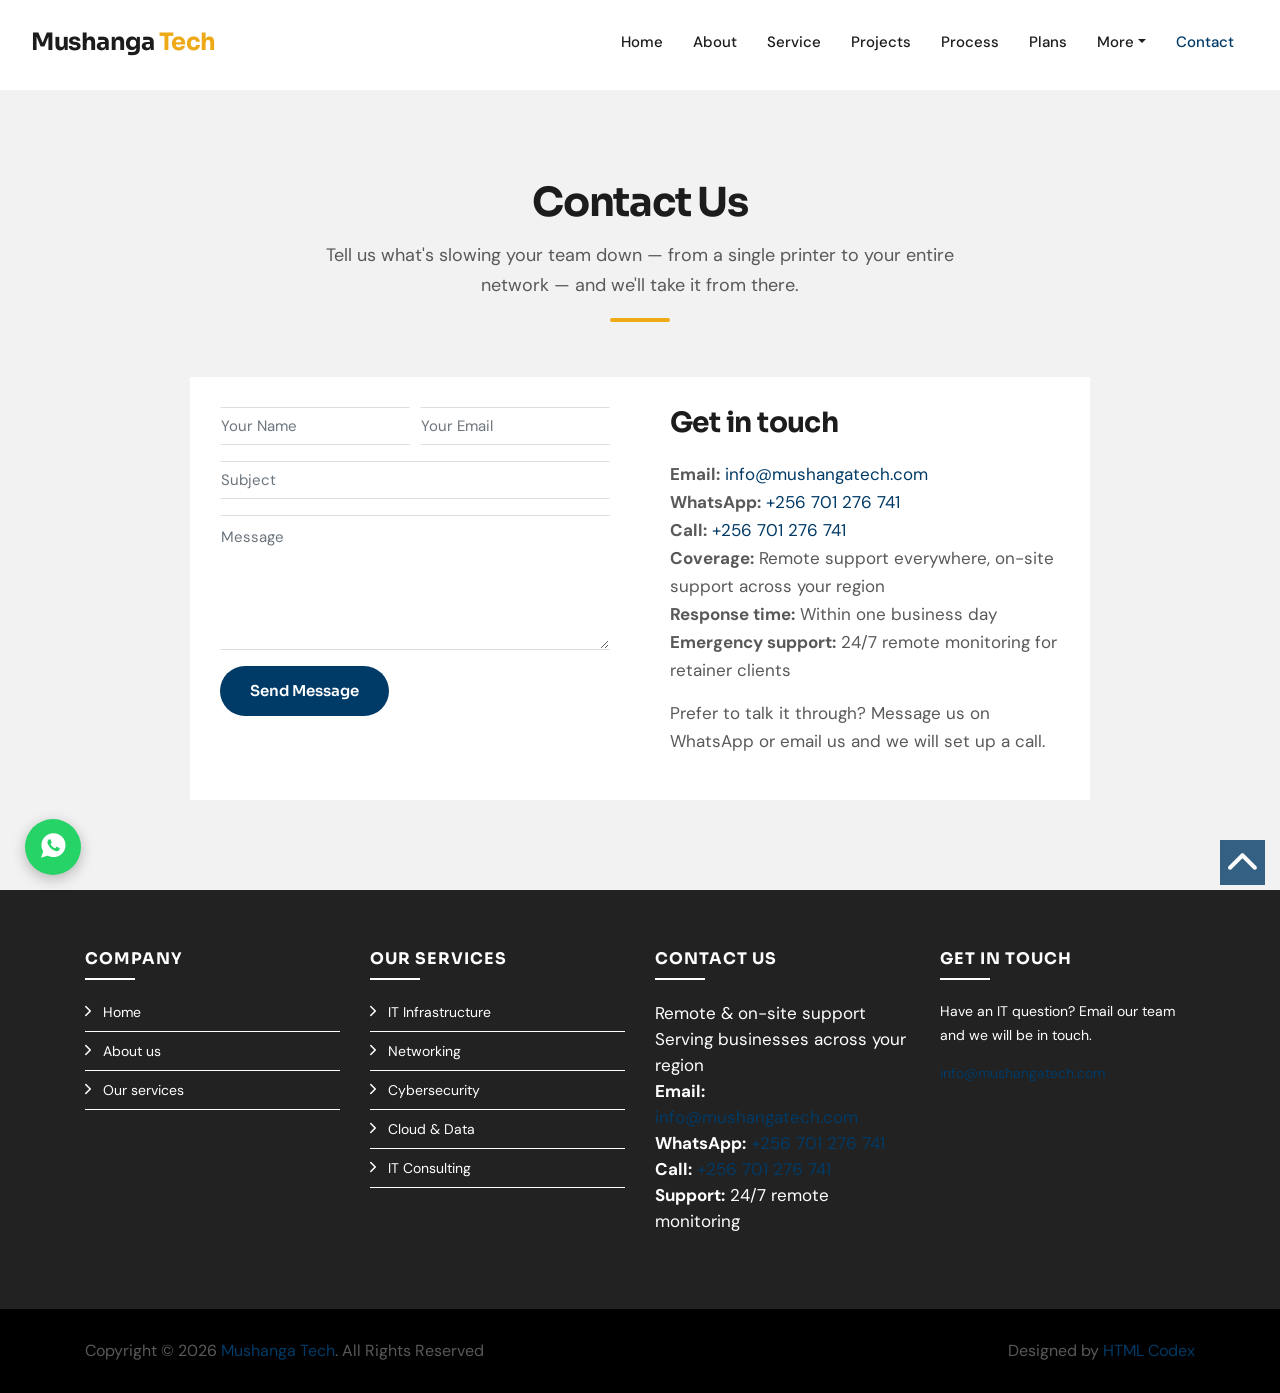
<file: contact.html>
<!DOCTYPE html>
<html lang="en">
    <head>
        <meta charset="utf-8">
        <title>Contact Us — Mushanga Tech</title>
        <meta content="width=device-width, initial-scale=1.0" name="viewport">
        <meta content="contact Mushanga Tech, outsourced IT department, IT support request" name="keywords">
        <meta content="Get in touch with Mushanga Tech for IT support, infrastructure, security, cloud or web projects." name="description">

        <!-- Favicon -->
        <link href="img/favicon.ico" rel="icon">

        <!-- Google Font -->
        <link href="https://fonts.googleapis.com/css2?family=Sora:wght@500;600;700;800&family=DM+Sans:wght@400;500;700&display=swap" rel="stylesheet">

        <!-- Libraries CSS -->
        <link href="lib/bootstrap/css/bootstrap.min.css" rel="stylesheet">
        <link href="lib/ionicons/css/ionicons.min.css" rel="stylesheet">
        <link href="lib/owlcarousel/assets/owl.carousel.min.css" rel="stylesheet">
        <link href="lib/lightbox/css/lightbox.min.css" rel="stylesheet">

        <!-- Main Stylesheet -->
        <link href="css/style.css" rel="stylesheet">
    </head>

    <body>
        <a class="skip-link" href="#main-content">Skip to main content</a>
        <!-- Nav Start -->
        <div id="nav">
            <div class="container-fluid">
                <nav class="navbar navbar-expand-md navbar-light" aria-label="Primary">
                    <a href="index.html" class="navbar-brand">Mushanga <span>Tech</span></a>
                    <button type="button" class="navbar-toggler" data-toggle="collapse" data-target="#navbarCollapse" aria-controls="navbarCollapse" aria-expanded="false" aria-label="Toggle navigation">
                        <span class="navbar-toggler-icon"></span>
                    </button>

                    <div class="collapse navbar-collapse justify-content-between" id="navbarCollapse">
                        <div class="navbar-nav ml-auto">
                            <a href="index.html" class="nav-item nav-link">Home</a>
                            <a href="about.html" class="nav-item nav-link">About</a>
                            <a href="service.html" class="nav-item nav-link">Service</a>
                            <a href="portfolio.html" class="nav-item nav-link">Projects</a>
                            <a href="process.html" class="nav-item nav-link">Process</a>
                            <a href="pricing.html" class="nav-item nav-link">Plans</a>
                            <div class="nav-item dropdown">
                                <a href="#" class="nav-link dropdown-toggle" aria-haspopup="true" data-toggle="dropdown">More</a>
                                <div class="dropdown-menu">
                                    <a href="skill.html" class="dropdown-item">Expertise</a>
                                    <a href="team.html" class="dropdown-item">Our Team</a>
                                    <a href="review.html" class="dropdown-item">Reviews</a>
                                    <a href="client.html" class="dropdown-item">Clients</a>
                                    <a href="single.html" class="dropdown-item">Case Study</a>
                                </div>
                            </div>
                            <a href="contact.html" class="nav-item nav-link active">Contact</a>
                        </div>
                    </div>
                </nav>
            </div>
        </div>
        <!-- Nav End -->

        <!-- Contact Start -->
        <div id="main-content" tabindex="-1" class="contact mt-100">
            <div class="container">
                <div class="section-header">
                    <h2>Contact Us</h2>
                    <p>
                        Tell us what's slowing your team down — from a single printer to your entire network — and we'll take it from there.
                    </p>
                </div>

                <div class="row">
                    <div class="col-md-6">
                        <div class="form">
                            <form class="contactForm" action="mailto:info@mushangatech.com" method="post" enctype="text/plain">
                                <div class="form-row">
                                    <div class="form-group col-sm-6">
                                        <label class="sr-only" for="contact-name">Your name</label>
                                        <input id="contact-name" type="text" name="name" class="form-control" placeholder="Your Name" autocomplete="name" required />
                                    </div>
                                    <div class="form-group col-sm-6">
                                        <label class="sr-only" for="contact-email">Your email</label>
                                        <input id="contact-email" type="email" name="email" class="form-control" placeholder="Your Email" autocomplete="email" required />
                                    </div>
                                </div>
                                <div class="form-group">
                                    <label class="sr-only" for="contact-subject">Subject</label>
                                    <input id="contact-subject" type="text" name="subject" class="form-control" placeholder="Subject" />
                                </div>
                                <div class="form-group">
                                    <label class="sr-only" for="contact-message">Message</label>
                                    <textarea id="contact-message" name="message" class="form-control" rows="5" placeholder="Message" required></textarea>
                                </div>
                                <div><button class="btn" type="submit">Send Message</button></div>
                            </form>
                        </div>
                    </div>
                    <div class="col-md-6">
                        <div class="form">
                            <h3 style="margin-bottom:20px;">Get in touch</h3>
                            <p>
                                <strong>Email:</strong> <a href="mailto:info@mushangatech.com">info@mushangatech.com</a><br>
                                <strong>WhatsApp:</strong> <a href="https://wa.me/256701276741" target="_blank" rel="noopener">+256 701 276 741</a><br>
                                <strong>Call:</strong> <a href="tel:+256701276741">+256 701 276 741</a><br>
                                <strong>Coverage:</strong> Remote support everywhere, on-site support across your region<br>
                                <strong>Response time:</strong> Within one business day<br>
                                <strong>Emergency support:</strong> 24/7 remote monitoring for retainer clients
                            </p>
                            <p>
                                Prefer to talk it through? Message us on WhatsApp or email us and we will set up a call.
                            </p>

                        </div>
                    </div>
                </div>
            </div>
        </div>
        <!-- Contact End -->

        <!-- Footer Start -->
        <div class="footer">
            <div class="footer-top">
                <div class="container">
                    <div class="row">
                        <div class="col-lg-3 col-md-6 footer-links">
                            <h4>Company</h4>
                            <ul>
                                <li><i class="ion-ios-arrow-forward"></i> <a href="index.html">Home</a></li>
                                <li><i class="ion-ios-arrow-forward"></i> <a href="about.html">About us</a></li>
                                <li><i class="ion-ios-arrow-forward"></i> <a href="service.html">Our services</a></li>
                            </ul>
                        </div>

                        <div class="col-lg-3 col-md-6 footer-links">
                            <h4>Our Services</h4>
                            <ul>
                                <li><i class="ion-ios-arrow-forward"></i> <a href="service.html">IT Infrastructure</a></li>
                                <li><i class="ion-ios-arrow-forward"></i> <a href="service.html">Networking</a></li>
                                <li><i class="ion-ios-arrow-forward"></i> <a href="service.html">Cybersecurity</a></li>
                                <li><i class="ion-ios-arrow-forward"></i> <a href="service.html">Cloud &amp; Data</a></li>
                                <li><i class="ion-ios-arrow-forward"></i> <a href="service.html">IT Consulting</a></li>
                            </ul>
                        </div>

                        <div class="col-lg-3 col-md-6 footer-contact">
                            <h4>Contact Us</h4>
                            <p>
                                Remote &amp; on-site support<br>
                                Serving businesses across your region<br>
                                <strong>Email:</strong> <a href="mailto:info@mushangatech.com">info@mushangatech.com</a><br>
                                <strong>WhatsApp:</strong> <a href="https://wa.me/256701276741" target="_blank" rel="noopener">+256 701 276 741</a><br>
                                <strong>Call:</strong> <a href="tel:+256701276741">+256 701 276 741</a><br>
                                <strong>Support:</strong> 24/7 remote monitoring<br>
                            </p>



                        </div>

                        <div class="col-lg-3 col-md-6 footer-newsletter">
                            <h4>Get in touch</h4>
                            <p>Have an IT question? Email our team and we will be in touch.</p>
                            <p><a href="mailto:info@mushangatech.com">info@mushangatech.com</a></p>
                        </div>

                    </div>
                </div>
            </div>

            <div class="container">
                <div class="row align-items-center">
                    <div class="col-md-6 copyright">
                        Copyright &copy; 2026 <a href="index.html">Mushanga Tech</a>. All Rights Reserved
                    </div>
                    <div class="col-md-6 credit">
						<!--/*** This template is free as long as you keep the footer author’s credit link/attribution link/backlink. If you'd like to use the template without the footer author’s credit link/attribution link/backlink, you can purchase the Credit Removal License from "https://htmlcodex.com/credit-removal". Thank you for your support. ***/-->
                        Designed by <a href="https://htmlcodex.com">HTML Codex</a>
                    </div>
                </div>
            </div>
        </div>
        <!-- Footer End -->

        <a href="#nav" class="back-to-top" aria-label="Back to top"><i class="ion-ios-arrow-up"></i></a>

        <a href="https://wa.me/256701276741" class="whatsapp-float" target="_blank" rel="noopener" aria-label="Chat on WhatsApp"><i class="ion-logo-whatsapp"></i></a>


        <!-- Libraries JS -->
        <script src="lib/jquery/jquery.min.js"></script>
        <script src="lib/jquery/jquery-migrate.min.js"></script>
        <script src="lib/bootstrap/js/bootstrap.bundle.min.js"></script>
        <script src="lib/easing/easing.min.js"></script>
        <script src="lib/waypoints/waypoints.min.js"></script>
        <script src="lib/counterup/counterup.min.js"></script>
        <script src="lib/owlcarousel/owl.carousel.min.js"></script>
        <script src="lib/lightbox/js/lightbox.min.js"></script>

        <!-- Main Javascript -->
        <script src="js/main.js"></script>

    </body>
</html>
</file>
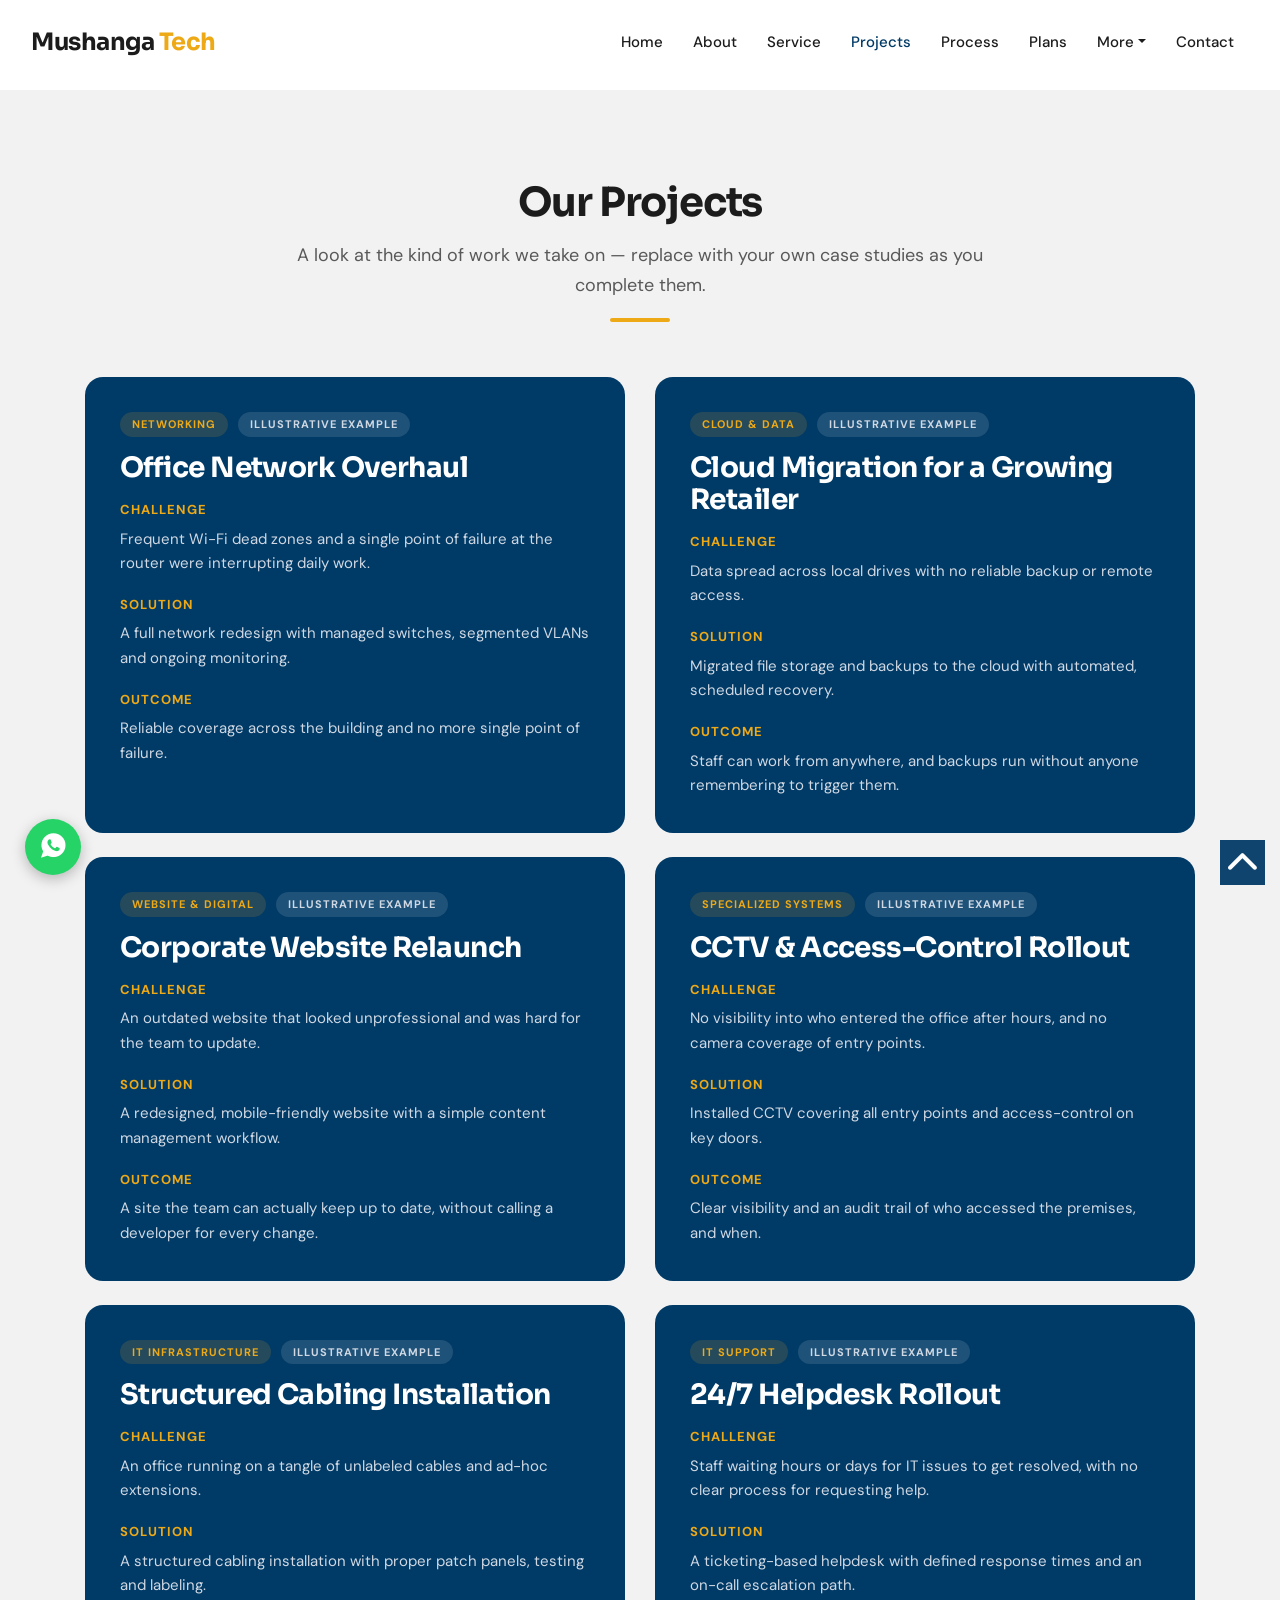
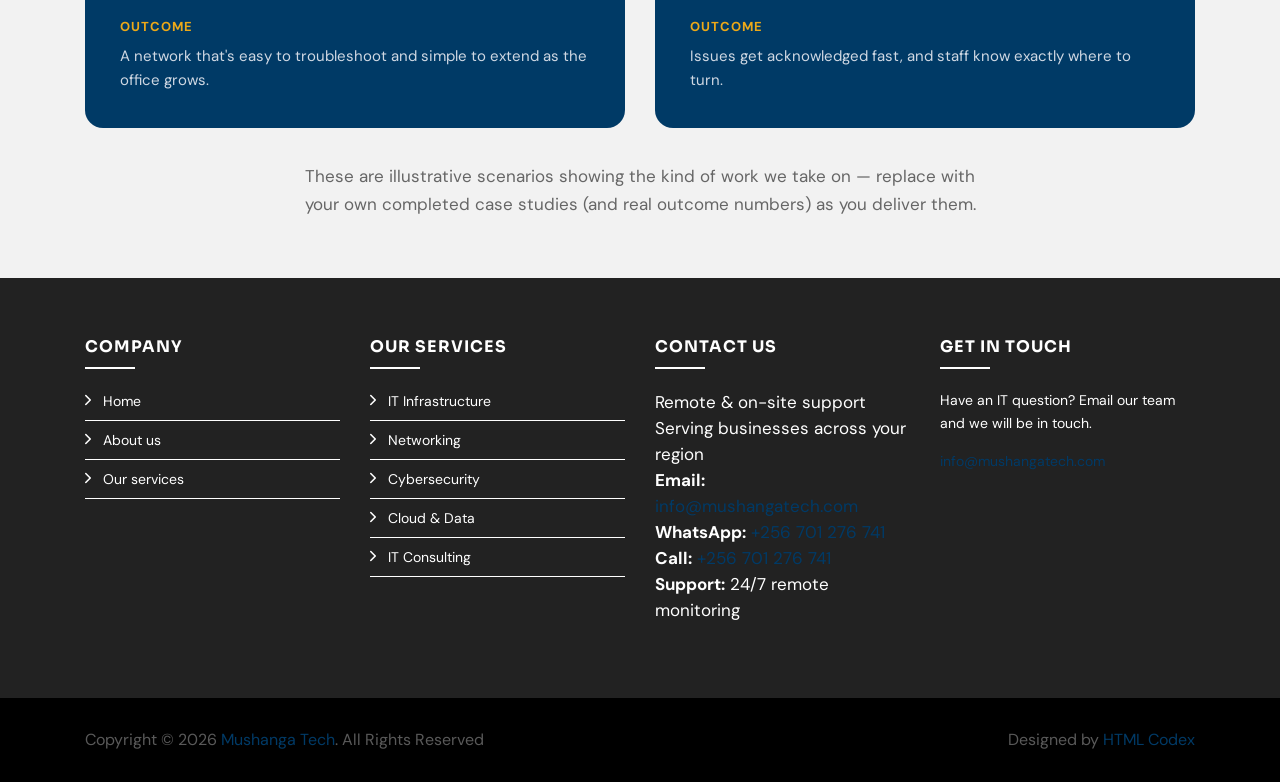
<file: portfolio.html>
<!DOCTYPE html>
<html lang="en">
    <head>
        <meta charset="utf-8">
        <title>Projects — Mushanga Tech</title>
        <meta content="width=device-width, initial-scale=1.0" name="viewport">
        <meta content="Mushanga Tech projects, IT case studies, network installation, cloud migration" name="keywords">
        <meta content="A look at the kind of network, cloud, security and website projects Mushanga Tech takes on." name="description">

        <!-- Favicon -->
        <link href="img/favicon.ico" rel="icon">

        <!-- Google Font -->
        <link href="https://fonts.googleapis.com/css2?family=Sora:wght@500;600;700;800&family=DM+Sans:wght@400;500;700&display=swap" rel="stylesheet">

        <!-- Libraries CSS -->
        <link href="lib/bootstrap/css/bootstrap.min.css" rel="stylesheet">
        <link href="lib/ionicons/css/ionicons.min.css" rel="stylesheet">
        <link href="lib/owlcarousel/assets/owl.carousel.min.css" rel="stylesheet">
        <link href="lib/lightbox/css/lightbox.min.css" rel="stylesheet">

        <!-- Main Stylesheet -->
        <link href="css/style.css" rel="stylesheet">
    </head>

    <body>
        <a class="skip-link" href="#main-content">Skip to main content</a>
        <!-- Nav Start -->
        <div id="nav">
            <div class="container-fluid">
                <nav class="navbar navbar-expand-md navbar-light" aria-label="Primary">
                    <a href="index.html" class="navbar-brand">Mushanga <span>Tech</span></a>
                    <button type="button" class="navbar-toggler" data-toggle="collapse" data-target="#navbarCollapse" aria-controls="navbarCollapse" aria-expanded="false" aria-label="Toggle navigation">
                        <span class="navbar-toggler-icon"></span>
                    </button>

                    <div class="collapse navbar-collapse justify-content-between" id="navbarCollapse">
                        <div class="navbar-nav ml-auto">
                            <a href="index.html" class="nav-item nav-link">Home</a>
                            <a href="about.html" class="nav-item nav-link">About</a>
                            <a href="service.html" class="nav-item nav-link">Service</a>
                            <a href="portfolio.html" class="nav-item nav-link active">Projects</a>
                            <a href="process.html" class="nav-item nav-link">Process</a>
                            <a href="pricing.html" class="nav-item nav-link">Plans</a>
                            <div class="nav-item dropdown">
                                <a href="#" class="nav-link dropdown-toggle" aria-haspopup="true" data-toggle="dropdown">More</a>
                                <div class="dropdown-menu">
                                    <a href="skill.html" class="dropdown-item">Expertise</a>
                                    <a href="team.html" class="dropdown-item">Our Team</a>
                                    <a href="review.html" class="dropdown-item">Reviews</a>
                                    <a href="client.html" class="dropdown-item">Clients</a>
                                    <a href="single.html" class="dropdown-item">Case Study</a>
                                </div>
                            </div>
                            <a href="contact.html" class="nav-item nav-link">Contact</a>
                        </div>
                    </div>
                </nav>
            </div>
        </div>
        <!-- Nav End -->

        <!-- Portfolio Start -->
        <div id="main-content" tabindex="-1" class="portfolio mt-100">
            <div class="container">
                <div class="section-header">
                    <h2>Our Projects</h2>
                    <p>
                        A look at the kind of work we take on — replace with your own case studies as you complete them.
                    </p>
                </div>

                <div class="row">
                    <div class="col-lg-6 mb-4">
                        <div class="case-study-card">
                            <div class="case-tags">
                                <span class="case-tag">Networking</span>
                                <span class="case-tag illustrative-badge">Illustrative Example</span>
                            </div>
                            <h3>Office Network Overhaul</h3>
                            <p class="case-label">Challenge</p>
                            <p>Frequent Wi-Fi dead zones and a single point of failure at the router were interrupting daily work.</p>
                            <p class="case-label">Solution</p>
                            <p>A full network redesign with managed switches, segmented VLANs and ongoing monitoring.</p>
                            <p class="case-label">Outcome</p>
                            <p>Reliable coverage across the building and no more single point of failure.</p>
                        </div>
                    </div>

                    <div class="col-lg-6 mb-4">
                        <div class="case-study-card">
                            <div class="case-tags">
                                <span class="case-tag">Cloud &amp; Data</span>
                                <span class="case-tag illustrative-badge">Illustrative Example</span>
                            </div>
                            <h3>Cloud Migration for a Growing Retailer</h3>
                            <p class="case-label">Challenge</p>
                            <p>Data spread across local drives with no reliable backup or remote access.</p>
                            <p class="case-label">Solution</p>
                            <p>Migrated file storage and backups to the cloud with automated, scheduled recovery.</p>
                            <p class="case-label">Outcome</p>
                            <p>Staff can work from anywhere, and backups run without anyone remembering to trigger them.</p>
                        </div>
                    </div>

                    <div class="col-lg-6 mb-4">
                        <div class="case-study-card">
                            <div class="case-tags">
                                <span class="case-tag">Website &amp; Digital</span>
                                <span class="case-tag illustrative-badge">Illustrative Example</span>
                            </div>
                            <h3>Corporate Website Relaunch</h3>
                            <p class="case-label">Challenge</p>
                            <p>An outdated website that looked unprofessional and was hard for the team to update.</p>
                            <p class="case-label">Solution</p>
                            <p>A redesigned, mobile-friendly website with a simple content management workflow.</p>
                            <p class="case-label">Outcome</p>
                            <p>A site the team can actually keep up to date, without calling a developer for every change.</p>
                        </div>
                    </div>

                    <div class="col-lg-6 mb-4">
                        <div class="case-study-card">
                            <div class="case-tags">
                                <span class="case-tag">Specialized Systems</span>
                                <span class="case-tag illustrative-badge">Illustrative Example</span>
                            </div>
                            <h3>CCTV &amp; Access-Control Rollout</h3>
                            <p class="case-label">Challenge</p>
                            <p>No visibility into who entered the office after hours, and no camera coverage of entry points.</p>
                            <p class="case-label">Solution</p>
                            <p>Installed CCTV covering all entry points and access-control on key doors.</p>
                            <p class="case-label">Outcome</p>
                            <p>Clear visibility and an audit trail of who accessed the premises, and when.</p>
                        </div>
                    </div>

                    <div class="col-lg-6 mb-4">
                        <div class="case-study-card">
                            <div class="case-tags">
                                <span class="case-tag">IT Infrastructure</span>
                                <span class="case-tag illustrative-badge">Illustrative Example</span>
                            </div>
                            <h3>Structured Cabling Installation</h3>
                            <p class="case-label">Challenge</p>
                            <p>An office running on a tangle of unlabeled cables and ad-hoc extensions.</p>
                            <p class="case-label">Solution</p>
                            <p>A structured cabling installation with proper patch panels, testing and labeling.</p>
                            <p class="case-label">Outcome</p>
                            <p>A network that's easy to troubleshoot and simple to extend as the office grows.</p>
                        </div>
                    </div>

                    <div class="col-lg-6 mb-4">
                        <div class="case-study-card">
                            <div class="case-tags">
                                <span class="case-tag">IT Support</span>
                                <span class="case-tag illustrative-badge">Illustrative Example</span>
                            </div>
                            <h3>24/7 Helpdesk Rollout</h3>
                            <p class="case-label">Challenge</p>
                            <p>Staff waiting hours or days for IT issues to get resolved, with no clear process for requesting help.</p>
                            <p class="case-label">Solution</p>
                            <p>A ticketing-based helpdesk with defined response times and an on-call escalation path.</p>
                            <p class="case-label">Outcome</p>
                            <p>Issues get acknowledged fast, and staff know exactly where to turn.</p>
                        </div>
                    </div>
                </div>

                <div class="row">
                    <div class="col-md-12 text-center">
                        <p style="color:#666666; max-width: 700px; margin: 10px auto 0;">
                            These are illustrative scenarios showing the kind of work we take on — replace with your own completed case studies (and real outcome numbers) as you deliver them.
                        </p>
                    </div>
                </div>
            </div>
        </div>
        <!-- Portfolio End -->

        <!-- Footer Start -->
        <div class="footer">
            <div class="footer-top">
                <div class="container">
                    <div class="row">
                        <div class="col-lg-3 col-md-6 footer-links">
                            <h4>Company</h4>
                            <ul>
                                <li><i class="ion-ios-arrow-forward"></i> <a href="index.html">Home</a></li>
                                <li><i class="ion-ios-arrow-forward"></i> <a href="about.html">About us</a></li>
                                <li><i class="ion-ios-arrow-forward"></i> <a href="service.html">Our services</a></li>
                            </ul>
                        </div>

                        <div class="col-lg-3 col-md-6 footer-links">
                            <h4>Our Services</h4>
                            <ul>
                                <li><i class="ion-ios-arrow-forward"></i> <a href="service.html">IT Infrastructure</a></li>
                                <li><i class="ion-ios-arrow-forward"></i> <a href="service.html">Networking</a></li>
                                <li><i class="ion-ios-arrow-forward"></i> <a href="service.html">Cybersecurity</a></li>
                                <li><i class="ion-ios-arrow-forward"></i> <a href="service.html">Cloud &amp; Data</a></li>
                                <li><i class="ion-ios-arrow-forward"></i> <a href="service.html">IT Consulting</a></li>
                            </ul>
                        </div>

                        <div class="col-lg-3 col-md-6 footer-contact">
                            <h4>Contact Us</h4>
                            <p>
                                Remote &amp; on-site support<br>
                                Serving businesses across your region<br>
                                <strong>Email:</strong> <a href="mailto:info@mushangatech.com">info@mushangatech.com</a><br>
                                <strong>WhatsApp:</strong> <a href="https://wa.me/256701276741" target="_blank" rel="noopener">+256 701 276 741</a><br>
                                <strong>Call:</strong> <a href="tel:+256701276741">+256 701 276 741</a><br>
                                <strong>Support:</strong> 24/7 remote monitoring<br>
                            </p>



                        </div>

                        <div class="col-lg-3 col-md-6 footer-newsletter">
                            <h4>Get in touch</h4>
                            <p>Have an IT question? Email our team and we will be in touch.</p>
                            <p><a href="mailto:info@mushangatech.com">info@mushangatech.com</a></p>
                        </div>

                    </div>
                </div>
            </div>

            <div class="container">
                <div class="row align-items-center">
                    <div class="col-md-6 copyright">
                        Copyright &copy; 2026 <a href="index.html">Mushanga Tech</a>. All Rights Reserved
                    </div>
                    <div class="col-md-6 credit">
						<!--/*** This template is free as long as you keep the footer author’s credit link/attribution link/backlink. If you'd like to use the template without the footer author’s credit link/attribution link/backlink, you can purchase the Credit Removal License from "https://htmlcodex.com/credit-removal". Thank you for your support. ***/-->
                        Designed by <a href="https://htmlcodex.com">HTML Codex</a>
                    </div>
                </div>
            </div>
        </div>
        <!-- Footer End -->

        <a href="#nav" class="back-to-top" aria-label="Back to top"><i class="ion-ios-arrow-up"></i></a>

        <a href="https://wa.me/256701276741" class="whatsapp-float" target="_blank" rel="noopener" aria-label="Chat on WhatsApp"><i class="ion-logo-whatsapp"></i></a>


        <!-- Libraries JS -->
        <script src="lib/jquery/jquery.min.js"></script>
        <script src="lib/jquery/jquery-migrate.min.js"></script>
        <script src="lib/bootstrap/js/bootstrap.bundle.min.js"></script>
        <script src="lib/easing/easing.min.js"></script>
        <script src="lib/waypoints/waypoints.min.js"></script>
        <script src="lib/counterup/counterup.min.js"></script>
        <script src="lib/owlcarousel/owl.carousel.min.js"></script>
        <script src="lib/lightbox/js/lightbox.min.js"></script>

        <!-- Main Javascript -->
        <script src="js/main.js"></script>

    </body>
</html>
</file>
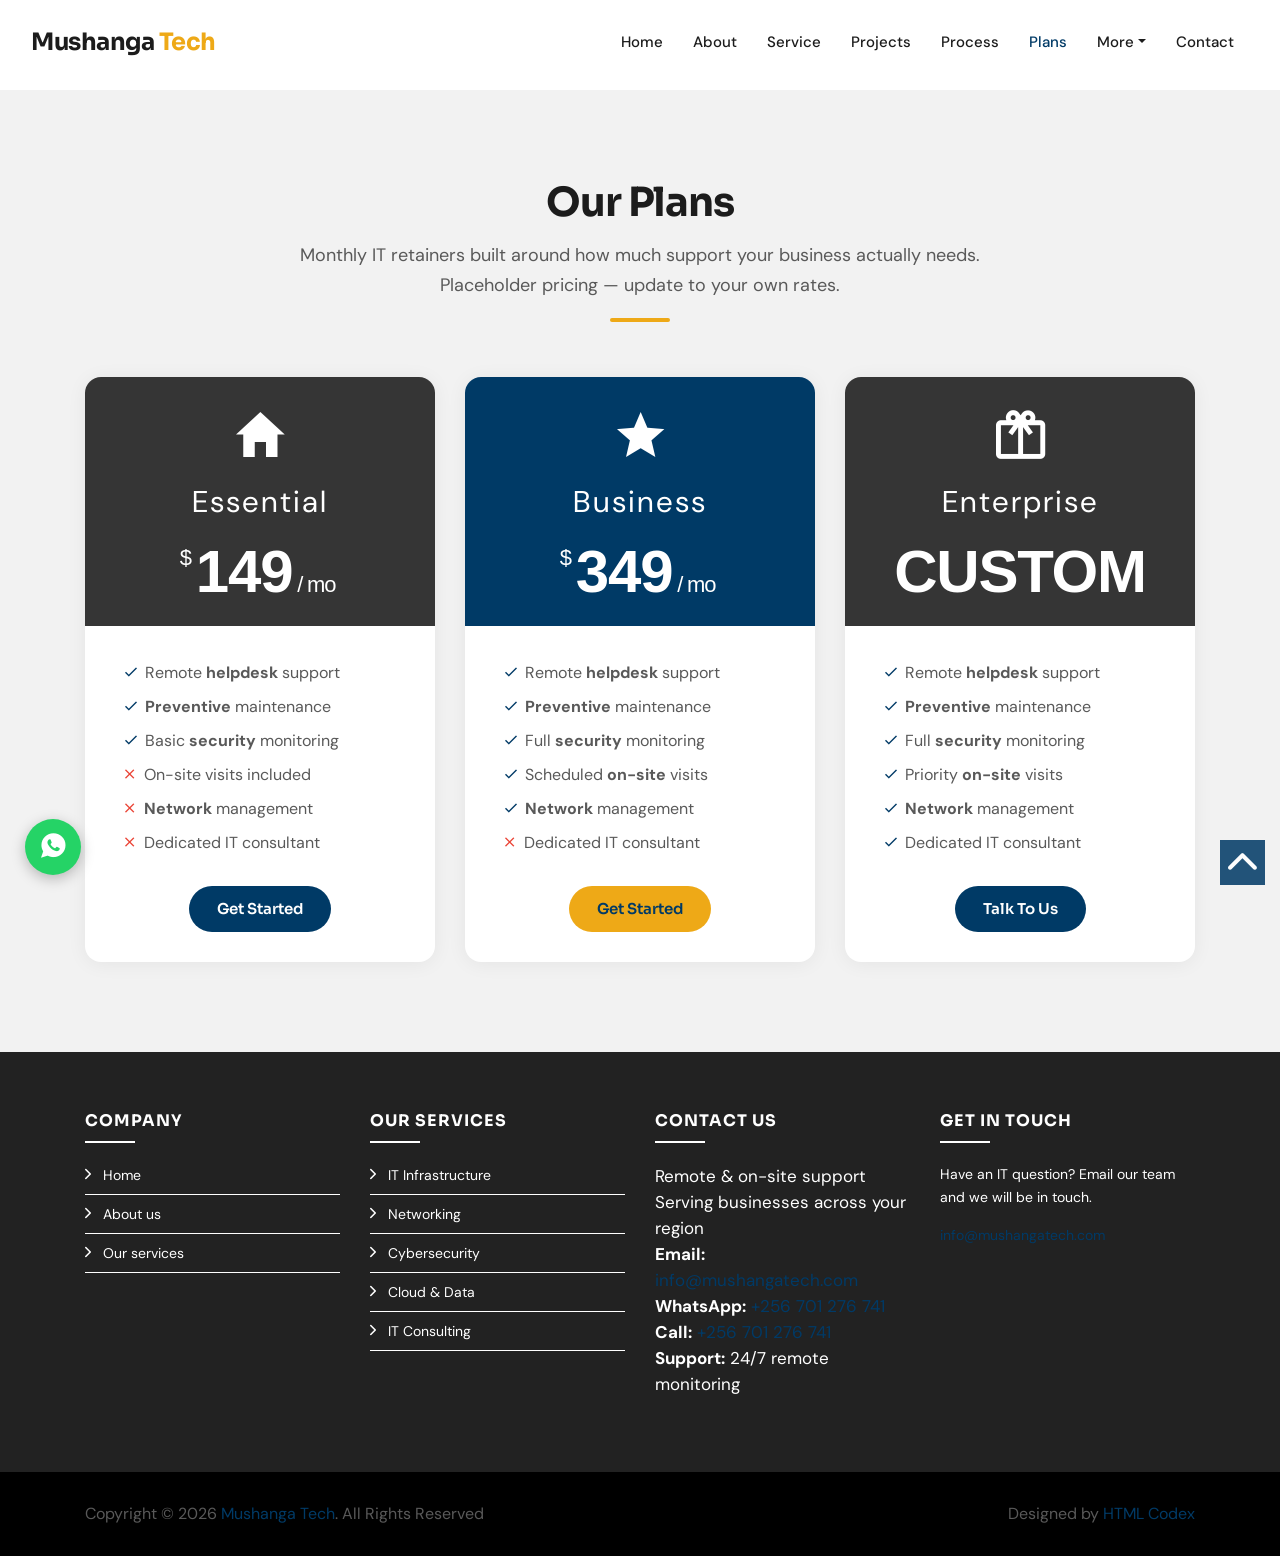
<file: pricing.html>
<!DOCTYPE html>
<html lang="en">
    <head>
        <meta charset="utf-8">
        <title>Plans — Mushanga Tech</title>
        <meta content="width=device-width, initial-scale=1.0" name="viewport">
        <meta content="Mushanga Tech pricing, IT support plans, managed IT retainer" name="keywords">
        <meta content="Monthly IT retainer plans from Mushanga Tech, built around how much support your business needs." name="description">

        <!-- Favicon -->
        <link href="img/favicon.ico" rel="icon">

        <!-- Google Font -->
        <link href="https://fonts.googleapis.com/css2?family=Sora:wght@500;600;700;800&family=DM+Sans:wght@400;500;700&display=swap" rel="stylesheet">

        <!-- Libraries CSS -->
        <link href="lib/bootstrap/css/bootstrap.min.css" rel="stylesheet">
        <link href="lib/ionicons/css/ionicons.min.css" rel="stylesheet">
        <link href="lib/owlcarousel/assets/owl.carousel.min.css" rel="stylesheet">
        <link href="lib/lightbox/css/lightbox.min.css" rel="stylesheet">

        <!-- Main Stylesheet -->
        <link href="css/style.css" rel="stylesheet">
    </head>

    <body>
        <a class="skip-link" href="#main-content">Skip to main content</a>
        <!-- Nav Start -->
        <div id="nav">
            <div class="container-fluid">
                <nav class="navbar navbar-expand-md navbar-light" aria-label="Primary">
                    <a href="index.html" class="navbar-brand">Mushanga <span>Tech</span></a>
                    <button type="button" class="navbar-toggler" data-toggle="collapse" data-target="#navbarCollapse" aria-controls="navbarCollapse" aria-expanded="false" aria-label="Toggle navigation">
                        <span class="navbar-toggler-icon"></span>
                    </button>

                    <div class="collapse navbar-collapse justify-content-between" id="navbarCollapse">
                        <div class="navbar-nav ml-auto">
                            <a href="index.html" class="nav-item nav-link">Home</a>
                            <a href="about.html" class="nav-item nav-link">About</a>
                            <a href="service.html" class="nav-item nav-link">Service</a>
                            <a href="portfolio.html" class="nav-item nav-link">Projects</a>
                            <a href="process.html" class="nav-item nav-link">Process</a>
                            <a href="pricing.html" class="nav-item nav-link active">Plans</a>
                            <div class="nav-item dropdown">
                                <a href="#" class="nav-link dropdown-toggle" aria-haspopup="true" data-toggle="dropdown">More</a>
                                <div class="dropdown-menu">
                                    <a href="skill.html" class="dropdown-item">Expertise</a>
                                    <a href="team.html" class="dropdown-item">Our Team</a>
                                    <a href="review.html" class="dropdown-item">Reviews</a>
                                    <a href="client.html" class="dropdown-item">Clients</a>
                                    <a href="single.html" class="dropdown-item">Case Study</a>
                                </div>
                            </div>
                            <a href="contact.html" class="nav-item nav-link">Contact</a>
                        </div>
                    </div>
                </nav>
            </div>
        </div>
        <!-- Nav End -->

        <!--Pricing start-->
        <div id="main-content" tabindex="-1" class="pricing mt-100">
            <div class="container">
                <div class="section-header">
                    <h2>Our Plans</h2>
                    <p>
                        Monthly IT retainers built around how much support your business actually needs. Placeholder pricing — update to your own rates.
                    </p>
                </div>
                <div class="row">
                    <div class="col-md-4">
                        <div class="price-content">
                            <div class="price-plan">
                                <i class="ion-md-home"></i>
                                <p class="price-title">Essential</p>
                                <h2 class="price-amount"><span>$</span>149<span></span><span> / mo</span></h2>
                            </div>
                            <ul class="price-details">
                                <li><i class="ion-md-checkmark"></i>Remote <strong>helpdesk</strong> support</li>
                                <li><i class="ion-md-checkmark"></i><strong>Preventive</strong> maintenance</li>
                                <li><i class="ion-md-checkmark"></i>Basic <strong>security</strong> monitoring</li>
                                <li><i class="ion-md-close"></i>On-site visits included</li>
                                <li><i class="ion-md-close"></i><strong>Network</strong> management</li>
                                <li><i class="ion-md-close"></i>Dedicated IT consultant</li>
                            </ul>
                            <a href="contact.html" class="btn mian-btn price-btn">Get Started</a>
                        </div>
                    </div>
                    <div class="col-md-4">
                        <div class="price-content features-price">
                            <div class="price-plan">
                                <i class="ion-md-star"></i>
                                <p class="price-title">Business</p>
                                <h2 class="price-amount"><span>$</span>349<span></span><span> / mo</span></h2>
                            </div>
                            <ul class="price-details">
                                <li><i class="ion-md-checkmark"></i>Remote <strong>helpdesk</strong> support</li>
                                <li><i class="ion-md-checkmark"></i><strong>Preventive</strong> maintenance</li>
                                <li><i class="ion-md-checkmark"></i>Full <strong>security</strong> monitoring</li>
                                <li><i class="ion-md-checkmark"></i>Scheduled <strong>on-site</strong> visits</li>
                                <li><i class="ion-md-checkmark"></i><strong>Network</strong> management</li>
                                <li><i class="ion-md-close"></i>Dedicated IT consultant</li>
                            </ul>
                            <a href="contact.html" class="btn mian-btn price-btn features-price-btn">Get Started</a>
                        </div>
                    </div>
                    <div class="col-md-4">
                        <div class="price-content">
                            <div class="price-plan">
                                <i class="ion-md-gift"></i>
                                <p class="price-title">Enterprise</p>
                                <h2 class="price-amount"><span></span>Custom<span></span></h2>
                            </div>
                            <ul class="price-details">
                                <li><i class="ion-md-checkmark"></i>Remote <strong>helpdesk</strong> support</li>
                                <li><i class="ion-md-checkmark"></i><strong>Preventive</strong> maintenance</li>
                                <li><i class="ion-md-checkmark"></i>Full <strong>security</strong> monitoring</li>
                                <li><i class="ion-md-checkmark"></i>Priority <strong>on-site</strong> visits</li>
                                <li><i class="ion-md-checkmark"></i><strong>Network</strong> management</li>
                                <li><i class="ion-md-checkmark"></i>Dedicated IT consultant</li>
                            </ul>
                            <a href="contact.html" class="btn mian-btn price-btn">Talk to Us</a>
                        </div>
                    </div>
                </div>
            </div>
        </div>
        <!--Pricing End-->

        <!-- Footer Start -->
        <div class="footer">
            <div class="footer-top">
                <div class="container">
                    <div class="row">
                        <div class="col-lg-3 col-md-6 footer-links">
                            <h4>Company</h4>
                            <ul>
                                <li><i class="ion-ios-arrow-forward"></i> <a href="index.html">Home</a></li>
                                <li><i class="ion-ios-arrow-forward"></i> <a href="about.html">About us</a></li>
                                <li><i class="ion-ios-arrow-forward"></i> <a href="service.html">Our services</a></li>
                            </ul>
                        </div>

                        <div class="col-lg-3 col-md-6 footer-links">
                            <h4>Our Services</h4>
                            <ul>
                                <li><i class="ion-ios-arrow-forward"></i> <a href="service.html">IT Infrastructure</a></li>
                                <li><i class="ion-ios-arrow-forward"></i> <a href="service.html">Networking</a></li>
                                <li><i class="ion-ios-arrow-forward"></i> <a href="service.html">Cybersecurity</a></li>
                                <li><i class="ion-ios-arrow-forward"></i> <a href="service.html">Cloud &amp; Data</a></li>
                                <li><i class="ion-ios-arrow-forward"></i> <a href="service.html">IT Consulting</a></li>
                            </ul>
                        </div>

                        <div class="col-lg-3 col-md-6 footer-contact">
                            <h4>Contact Us</h4>
                            <p>
                                Remote &amp; on-site support<br>
                                Serving businesses across your region<br>
                                <strong>Email:</strong> <a href="mailto:info@mushangatech.com">info@mushangatech.com</a><br>
                                <strong>WhatsApp:</strong> <a href="https://wa.me/256701276741" target="_blank" rel="noopener">+256 701 276 741</a><br>
                                <strong>Call:</strong> <a href="tel:+256701276741">+256 701 276 741</a><br>
                                <strong>Support:</strong> 24/7 remote monitoring<br>
                            </p>



                        </div>

                        <div class="col-lg-3 col-md-6 footer-newsletter">
                            <h4>Get in touch</h4>
                            <p>Have an IT question? Email our team and we will be in touch.</p>
                            <p><a href="mailto:info@mushangatech.com">info@mushangatech.com</a></p>
                        </div>

                    </div>
                </div>
            </div>

            <div class="container">
                <div class="row align-items-center">
                    <div class="col-md-6 copyright">
                        Copyright &copy; 2026 <a href="index.html">Mushanga Tech</a>. All Rights Reserved
                    </div>
                    <div class="col-md-6 credit">
						<!--/*** This template is free as long as you keep the footer author’s credit link/attribution link/backlink. If you'd like to use the template without the footer author’s credit link/attribution link/backlink, you can purchase the Credit Removal License from "https://htmlcodex.com/credit-removal". Thank you for your support. ***/-->
                        Designed by <a href="https://htmlcodex.com">HTML Codex</a>
                    </div>
                </div>
            </div>
        </div>
        <!-- Footer End -->

        <a href="#nav" class="back-to-top" aria-label="Back to top"><i class="ion-ios-arrow-up"></i></a>

        <a href="https://wa.me/256701276741" class="whatsapp-float" target="_blank" rel="noopener" aria-label="Chat on WhatsApp"><i class="ion-logo-whatsapp"></i></a>


        <!-- Libraries JS -->
        <script src="lib/jquery/jquery.min.js"></script>
        <script src="lib/jquery/jquery-migrate.min.js"></script>
        <script src="lib/bootstrap/js/bootstrap.bundle.min.js"></script>
        <script src="lib/easing/easing.min.js"></script>
        <script src="lib/waypoints/waypoints.min.js"></script>
        <script src="lib/counterup/counterup.min.js"></script>
        <script src="lib/owlcarousel/owl.carousel.min.js"></script>
        <script src="lib/lightbox/js/lightbox.min.js"></script>

        <!-- Main Javascript -->
        <script src="js/main.js"></script>

    </body>
</html>
</file>
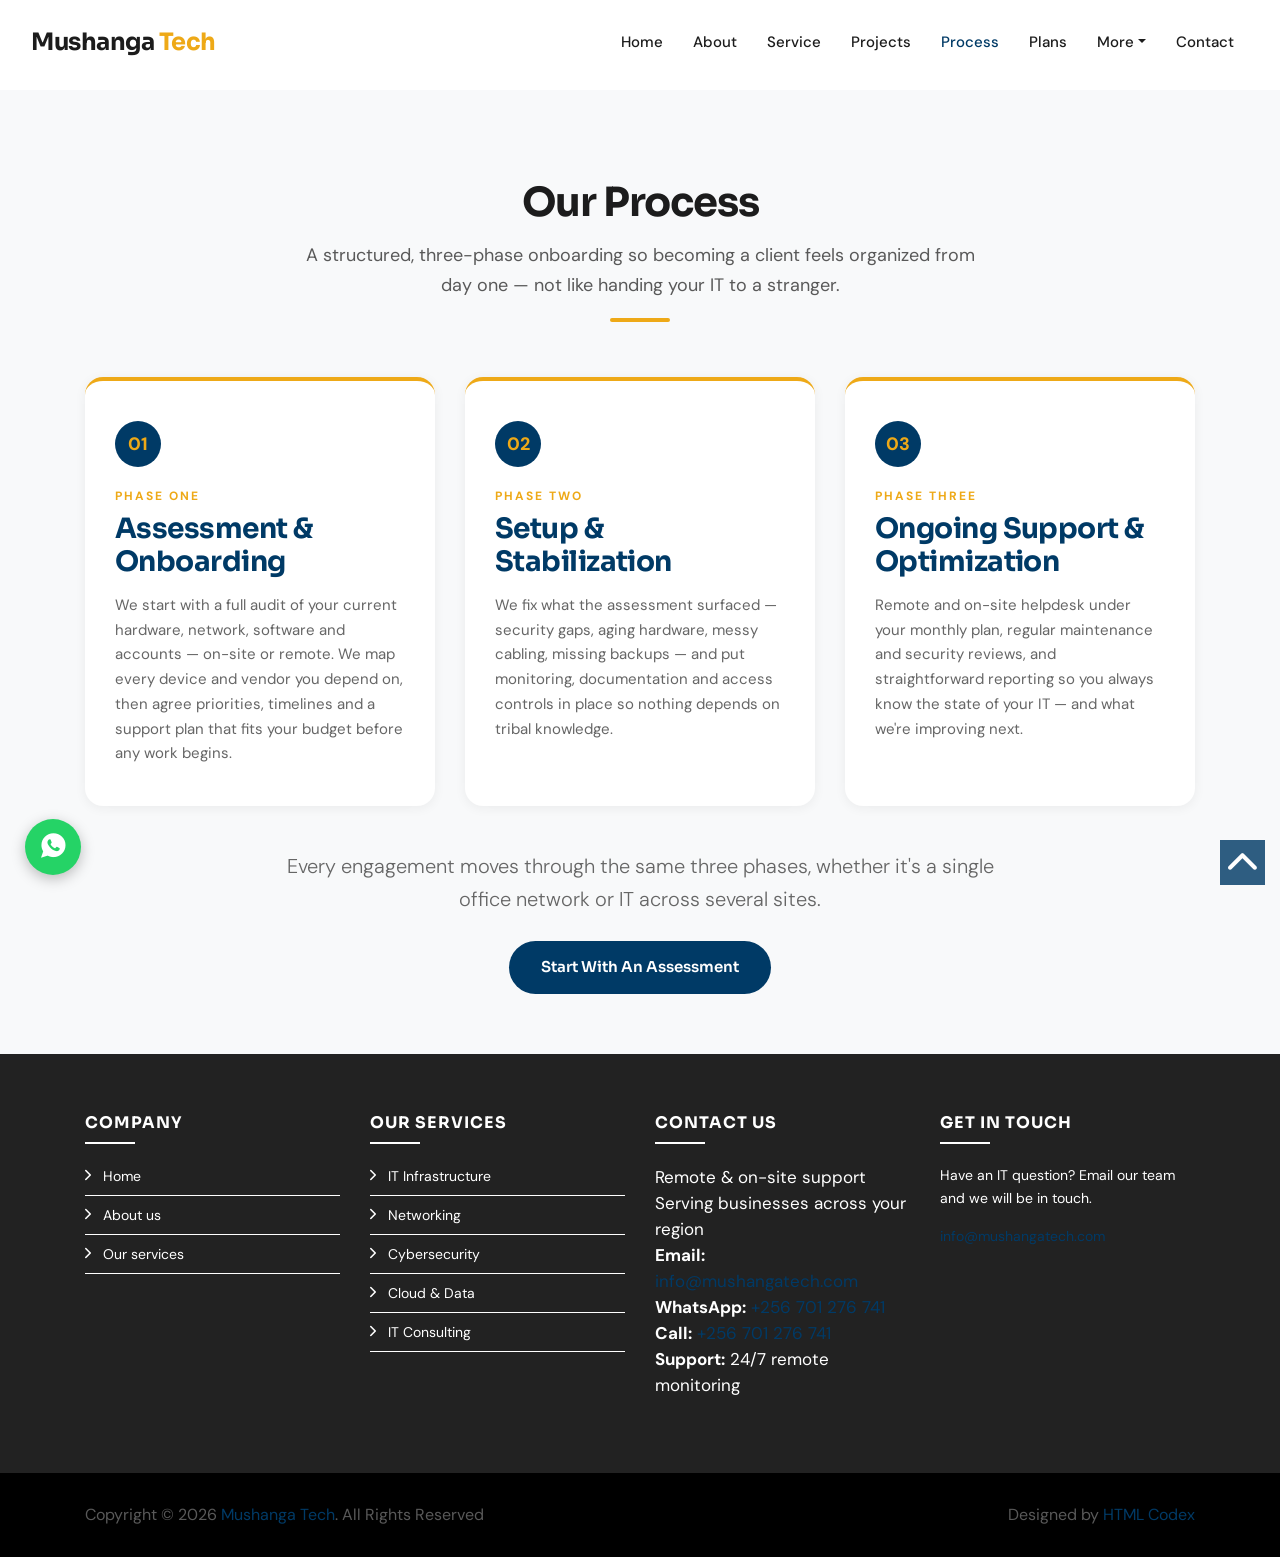
<file: process.html>
<!DOCTYPE html>
<html lang="en">
    <head>
        <meta charset="utf-8">
        <title>Our Process — Mushanga Tech</title>
        <meta content="width=device-width, initial-scale=1.0" name="viewport">
        <meta content="Mushanga Tech onboarding process, IT assessment, managed IT support process" name="keywords">
        <meta content="How Mushanga Tech onboards a new client: assessment, setup and stabilization, then ongoing support." name="description">

        <!-- Favicon -->
        <link href="img/favicon.ico" rel="icon">

        <!-- Google Font -->
        <link href="https://fonts.googleapis.com/css2?family=Sora:wght@500;600;700;800&family=DM+Sans:wght@400;500;700&display=swap" rel="stylesheet">

        <!-- Libraries CSS -->
        <link href="lib/bootstrap/css/bootstrap.min.css" rel="stylesheet">
        <link href="lib/ionicons/css/ionicons.min.css" rel="stylesheet">
        <link href="lib/owlcarousel/assets/owl.carousel.min.css" rel="stylesheet">
        <link href="lib/lightbox/css/lightbox.min.css" rel="stylesheet">

        <!-- Main Stylesheet -->
        <link href="css/style.css" rel="stylesheet">
    </head>

    <body>
        <a class="skip-link" href="#main-content">Skip to main content</a>
        <!-- Nav Start -->
        <div id="nav">
            <div class="container-fluid">
                <nav class="navbar navbar-expand-md navbar-light" aria-label="Primary">
                    <a href="index.html" class="navbar-brand">Mushanga <span>Tech</span></a>
                    <button type="button" class="navbar-toggler" data-toggle="collapse" data-target="#navbarCollapse" aria-controls="navbarCollapse" aria-expanded="false" aria-label="Toggle navigation">
                        <span class="navbar-toggler-icon"></span>
                    </button>

                    <div class="collapse navbar-collapse justify-content-between" id="navbarCollapse">
                        <div class="navbar-nav ml-auto">
                            <a href="index.html" class="nav-item nav-link">Home</a>
                            <a href="about.html" class="nav-item nav-link">About</a>
                            <a href="service.html" class="nav-item nav-link">Service</a>
                            <a href="portfolio.html" class="nav-item nav-link">Projects</a>
                            <a href="process.html" class="nav-item nav-link active">Process</a>
                            <a href="pricing.html" class="nav-item nav-link">Plans</a>
                            <div class="nav-item dropdown">
                                <a href="#" class="nav-link dropdown-toggle" aria-haspopup="true" data-toggle="dropdown">More</a>
                                <div class="dropdown-menu">
                                    <a href="skill.html" class="dropdown-item">Expertise</a>
                                    <a href="team.html" class="dropdown-item">Our Team</a>
                                    <a href="review.html" class="dropdown-item">Reviews</a>
                                    <a href="client.html" class="dropdown-item">Clients</a>
                                    <a href="single.html" class="dropdown-item">Case Study</a>
                                </div>
                            </div>
                            <a href="contact.html" class="nav-item nav-link">Contact</a>
                        </div>
                    </div>
                </nav>
            </div>
        </div>
        <!-- Nav End -->

        <!-- Process Start -->
        <div id="main-content" tabindex="-1" class="process mt-100">
            <div class="container">
                <div class="section-header">
                    <h2>Our Process</h2>
                    <p>
                        A structured, three-phase onboarding so becoming a client feels organized from day one — not like handing your IT to a stranger.
                    </p>
                </div>

                <div class="row">
                    <div class="col-md-4 mb-4">
                        <div class="process-phase">
                            <div class="process-number">01</div>
                            <span class="process-label">Phase One</span>
                            <h3>Assessment &amp; Onboarding</h3>
                            <p>
                                We start with a full audit of your current hardware, network, software and accounts — on-site or remote. We map every device and vendor you depend on, then agree priorities, timelines and a support plan that fits your budget before any work begins.
                            </p>
                        </div>
                    </div>
                    <div class="col-md-4 mb-4">
                        <div class="process-phase">
                            <div class="process-number">02</div>
                            <span class="process-label">Phase Two</span>
                            <h3>Setup &amp; Stabilization</h3>
                            <p>
                                We fix what the assessment surfaced — security gaps, aging hardware, messy cabling, missing backups — and put monitoring, documentation and access controls in place so nothing depends on tribal knowledge.
                            </p>
                        </div>
                    </div>
                    <div class="col-md-4 mb-4">
                        <div class="process-phase">
                            <div class="process-number">03</div>
                            <span class="process-label">Phase Three</span>
                            <h3>Ongoing Support &amp; Optimization</h3>
                            <p>
                                Remote and on-site helpdesk under your monthly plan, regular maintenance and security reviews, and straightforward reporting so you always know the state of your IT — and what we're improving next.
                            </p>
                        </div>
                    </div>
                </div>

                <div class="row" style="margin-top: 20px;">
                    <div class="col-md-12 text-center">
                        <p class="lead" style="max-width: 720px; margin: 0 auto 25px; color: #666666;">
                            Every engagement moves through the same three phases, whether it's a single office network or IT across several sites.
                        </p>
                        <a class="btn" href="contact.html">Start With an Assessment</a>
                    </div>
                </div>
            </div>
        </div>
        <!-- Process End -->

        <!-- Footer Start -->
        <div class="footer">
            <div class="footer-top">
                <div class="container">
                    <div class="row">
                        <div class="col-lg-3 col-md-6 footer-links">
                            <h4>Company</h4>
                            <ul>
                                <li><i class="ion-ios-arrow-forward"></i> <a href="index.html">Home</a></li>
                                <li><i class="ion-ios-arrow-forward"></i> <a href="about.html">About us</a></li>
                                <li><i class="ion-ios-arrow-forward"></i> <a href="service.html">Our services</a></li>
                            </ul>
                        </div>

                        <div class="col-lg-3 col-md-6 footer-links">
                            <h4>Our Services</h4>
                            <ul>
                                <li><i class="ion-ios-arrow-forward"></i> <a href="service.html">IT Infrastructure</a></li>
                                <li><i class="ion-ios-arrow-forward"></i> <a href="service.html">Networking</a></li>
                                <li><i class="ion-ios-arrow-forward"></i> <a href="service.html">Cybersecurity</a></li>
                                <li><i class="ion-ios-arrow-forward"></i> <a href="service.html">Cloud &amp; Data</a></li>
                                <li><i class="ion-ios-arrow-forward"></i> <a href="service.html">IT Consulting</a></li>
                            </ul>
                        </div>

                        <div class="col-lg-3 col-md-6 footer-contact">
                            <h4>Contact Us</h4>
                            <p>
                                Remote &amp; on-site support<br>
                                Serving businesses across your region<br>
                                <strong>Email:</strong> <a href="mailto:info@mushangatech.com">info@mushangatech.com</a><br>
                                <strong>WhatsApp:</strong> <a href="https://wa.me/256701276741" target="_blank" rel="noopener">+256 701 276 741</a><br>
                                <strong>Call:</strong> <a href="tel:+256701276741">+256 701 276 741</a><br>
                                <strong>Support:</strong> 24/7 remote monitoring<br>
                            </p>



                        </div>

                        <div class="col-lg-3 col-md-6 footer-newsletter">
                            <h4>Get in touch</h4>
                            <p>Have an IT question? Email our team and we will be in touch.</p>
                            <p><a href="mailto:info@mushangatech.com">info@mushangatech.com</a></p>
                        </div>

                    </div>
                </div>
            </div>

            <div class="container">
                <div class="row align-items-center">
                    <div class="col-md-6 copyright">
                        Copyright &copy; 2026 <a href="index.html">Mushanga Tech</a>. All Rights Reserved
                    </div>
                    <div class="col-md-6 credit">
						<!--/*** This template is free as long as you keep the footer author’s credit link/attribution link/backlink. If you'd like to use the template without the footer author’s credit link/attribution link/backlink, you can purchase the Credit Removal License from "https://htmlcodex.com/credit-removal". Thank you for your support. ***/-->
                        Designed by <a href="https://htmlcodex.com">HTML Codex</a>
                    </div>
                </div>
            </div>
        </div>
        <!-- Footer End -->

        <a href="#nav" class="back-to-top" aria-label="Back to top"><i class="ion-ios-arrow-up"></i></a>

        <a href="https://wa.me/256701276741" class="whatsapp-float" target="_blank" rel="noopener" aria-label="Chat on WhatsApp"><i class="ion-logo-whatsapp"></i></a>

        <!-- Libraries JS -->
        <script src="lib/jquery/jquery.min.js"></script>
        <script src="lib/jquery/jquery-migrate.min.js"></script>
        <script src="lib/bootstrap/js/bootstrap.bundle.min.js"></script>
        <script src="lib/easing/easing.min.js"></script>
        <script src="lib/waypoints/waypoints.min.js"></script>
        <script src="lib/counterup/counterup.min.js"></script>
        <script src="lib/owlcarousel/owl.carousel.min.js"></script>
        <script src="lib/lightbox/js/lightbox.min.js"></script>

        <!-- Main Javascript -->
        <script src="js/main.js"></script>

    </body>
</html>
</file>
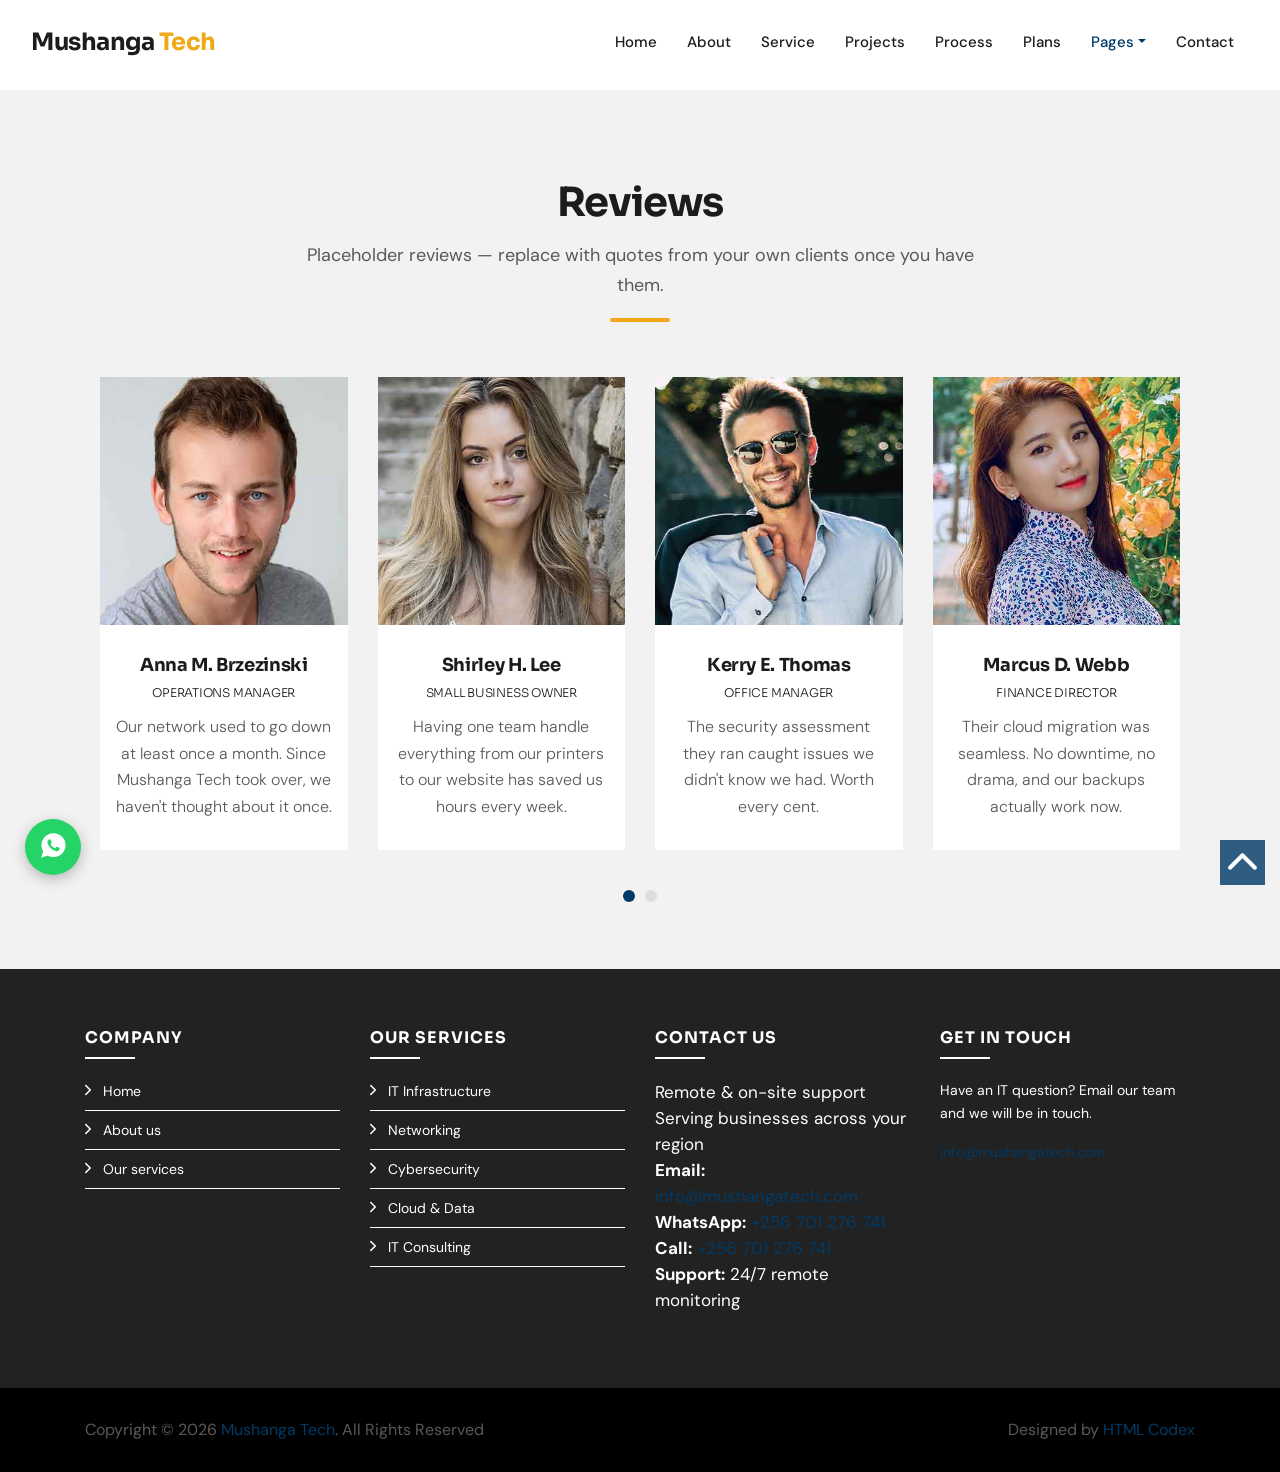
<file: review.html>
<!DOCTYPE html>
<html lang="en">
    <head>
        <meta charset="utf-8">
        <title>Reviews — Mushanga Tech</title>
        <meta content="width=device-width, initial-scale=1.0" name="viewport">
        <meta content="Mushanga Tech reviews, client testimonials, IT support reviews" name="keywords">
        <meta content="What clients say about working with Mushanga Tech." name="description">

        <!-- Favicon -->
        <link href="img/favicon.ico" rel="icon">

        <!-- Google Font -->
        <link href="https://fonts.googleapis.com/css2?family=Sora:wght@500;600;700;800&family=DM+Sans:wght@400;500;700&display=swap" rel="stylesheet">

        <!-- Libraries CSS -->
        <link href="lib/bootstrap/css/bootstrap.min.css" rel="stylesheet">
        <link href="lib/ionicons/css/ionicons.min.css" rel="stylesheet">
        <link href="lib/owlcarousel/assets/owl.carousel.min.css" rel="stylesheet">
        <link href="lib/lightbox/css/lightbox.min.css" rel="stylesheet">

        <!-- Main Stylesheet -->
        <link href="css/style.css" rel="stylesheet">
    </head>

    <body>
        <a class="skip-link" href="#main-content">Skip to main content</a>
        <!-- Nav Start -->
        <div id="nav">
            <div class="container-fluid">
                <nav class="navbar navbar-expand-md navbar-light" aria-label="Primary">
                    <a href="index.html" class="navbar-brand">Mushanga <span>Tech</span></a>
                    <button type="button" class="navbar-toggler" data-toggle="collapse" data-target="#navbarCollapse" aria-controls="navbarCollapse" aria-expanded="false" aria-label="Toggle navigation">
                        <span class="navbar-toggler-icon"></span>
                    </button>

                    <div class="collapse navbar-collapse justify-content-between" id="navbarCollapse">
                        <div class="navbar-nav ml-auto">
                            <a href="index.html" class="nav-item nav-link">Home</a>
                            <a href="about.html" class="nav-item nav-link">About</a>
                            <a href="service.html" class="nav-item nav-link">Service</a>
                            <a href="portfolio.html" class="nav-item nav-link">Projects</a>
                            <a href="process.html" class="nav-item nav-link">Process</a>
                            <a href="pricing.html" class="nav-item nav-link">Plans</a>
                            <div class="nav-item dropdown">
                                <a href="#" class="nav-link dropdown-toggle active" aria-haspopup="true" data-toggle="dropdown">Pages</a>
                                <div class="dropdown-menu">
                                    <a href="skill.html" class="dropdown-item">Expertise</a>
                                    <a href="team.html" class="dropdown-item">Our Team</a>
                                    <a href="review.html" class="dropdown-item active">Reviews</a>
                                    <a href="client.html" class="dropdown-item">Clients</a>
                                    <a href="single.html" class="dropdown-item">Case Study</a>
                                </div>
                            </div>
                            <a href="contact.html" class="nav-item nav-link">Contact</a>
                        </div>
                    </div>
                </nav>
            </div>
        </div>
        <!-- Nav End -->

        <!-- Testimonials Start -->
        <div id="main-content" tabindex="-1" class="testimonials mt-100">
            <div class="container">
                <div class="section-header">
                    <h2>Reviews</h2>
                    <p>
                        Placeholder reviews — replace with quotes from your own clients once you have them.
                    </p>
                </div>

                <div class="owl-carousel testimonials-carousel">
                    <div class="testimonial-item row align-items-center">
                        <div class="testimonial-img">
                            <img src="img/testimonial-1.jpg" alt="Testimonial image">
                        </div>
                        <div class="testimonial-text">
                            <h3>Anna M. Brzezinski</h3>
                            <h4>Operations Manager</h4>
                            <p>
                                Our network used to go down at least once a month. Since Mushanga Tech took over, we haven't thought about it once.
                            </p>
                        </div>
                    </div>
                    <div class="testimonial-item row align-items-center">
                        <div class="testimonial-img">
                            <img src="img/testimonial-2.jpg" alt="Testimonial image">
                        </div>
                        <div class="testimonial-text">
                            <h3>Shirley H. Lee</h3>
                            <h4>Small Business Owner</h4>
                            <p>
                                Having one team handle everything from our printers to our website has saved us hours every week.
                            </p>
                        </div>
                    </div>
                    <div class="testimonial-item row align-items-center">
                        <div class="testimonial-img">
                            <img src="img/testimonial-3.jpg" alt="Testimonial image">
                        </div>
                        <div class="testimonial-text">
                            <h3>Kerry E. Thomas</h3>
                            <h4>Office Manager</h4>
                            <p>
                                The security assessment they ran caught issues we didn't know we had. Worth every cent.
                            </p>
                        </div>
                    </div>
                    <div class="testimonial-item row align-items-center">
                        <div class="testimonial-img">
                            <img src="img/testimonial-4.jpg" alt="Testimonial image">
                        </div>
                        <div class="testimonial-text">
                            <h3>Marcus D. Webb</h3>
                            <h4>Finance Director</h4>
                            <p>
                                Their cloud migration was seamless. No downtime, no drama, and our backups actually work now.
                            </p>
                        </div>
                    </div>
                    <div class="testimonial-item row align-items-center">
                        <div class="testimonial-img">
                            <img src="img/testimonial-5.jpg" alt="Testimonial image">
                        </div>
                        <div class="testimonial-text">
                            <h3>Priya N. Kapoor</h3>
                            <h4>Retail Manager</h4>
                            <p>
                                Fast response times and they explain things in plain English. Exactly what we needed.
                            </p>
                        </div>
                    </div>
                </div>
            </div>
        </div>
        <!-- Testimonials End -->

        <!-- Footer Start -->
        <div class="footer">
            <div class="footer-top">
                <div class="container">
                    <div class="row">
                        <div class="col-lg-3 col-md-6 footer-links">
                            <h4>Company</h4>
                            <ul>
                                <li><i class="ion-ios-arrow-forward"></i> <a href="index.html">Home</a></li>
                                <li><i class="ion-ios-arrow-forward"></i> <a href="about.html">About us</a></li>
                                <li><i class="ion-ios-arrow-forward"></i> <a href="service.html">Our services</a></li>
                            </ul>
                        </div>

                        <div class="col-lg-3 col-md-6 footer-links">
                            <h4>Our Services</h4>
                            <ul>
                                <li><i class="ion-ios-arrow-forward"></i> <a href="service.html">IT Infrastructure</a></li>
                                <li><i class="ion-ios-arrow-forward"></i> <a href="service.html">Networking</a></li>
                                <li><i class="ion-ios-arrow-forward"></i> <a href="service.html">Cybersecurity</a></li>
                                <li><i class="ion-ios-arrow-forward"></i> <a href="service.html">Cloud &amp; Data</a></li>
                                <li><i class="ion-ios-arrow-forward"></i> <a href="service.html">IT Consulting</a></li>
                            </ul>
                        </div>

                        <div class="col-lg-3 col-md-6 footer-contact">
                            <h4>Contact Us</h4>
                            <p>
                                Remote &amp; on-site support<br>
                                Serving businesses across your region<br>
                                <strong>Email:</strong> <a href="mailto:info@mushangatech.com">info@mushangatech.com</a><br>
                                <strong>WhatsApp:</strong> <a href="https://wa.me/256701276741" target="_blank" rel="noopener">+256 701 276 741</a><br>
                                <strong>Call:</strong> <a href="tel:+256701276741">+256 701 276 741</a><br>
                                <strong>Support:</strong> 24/7 remote monitoring<br>
                            </p>



                        </div>

                        <div class="col-lg-3 col-md-6 footer-newsletter">
                            <h4>Get in touch</h4>
                            <p>Have an IT question? Email our team and we will be in touch.</p>
                            <p><a href="mailto:info@mushangatech.com">info@mushangatech.com</a></p>
                        </div>

                    </div>
                </div>
            </div>

            <div class="container">
                <div class="row align-items-center">
                    <div class="col-md-6 copyright">
                        Copyright &copy; 2026 <a href="index.html">Mushanga Tech</a>. All Rights Reserved
                    </div>
                    <div class="col-md-6 credit">
						<!--/*** This template is free as long as you keep the footer author’s credit link/attribution link/backlink. If you'd like to use the template without the footer author’s credit link/attribution link/backlink, you can purchase the Credit Removal License from "https://htmlcodex.com/credit-removal". Thank you for your support. ***/-->
                        Designed by <a href="https://htmlcodex.com">HTML Codex</a>
                    </div>
                </div>
            </div>
        </div>
        <!-- Footer End -->

        <a href="#nav" class="back-to-top" aria-label="Back to top"><i class="ion-ios-arrow-up"></i></a>

        <a href="https://wa.me/256701276741" class="whatsapp-float" target="_blank" rel="noopener" aria-label="Chat on WhatsApp"><i class="ion-logo-whatsapp"></i></a>


        <!-- Libraries JS -->
        <script src="lib/jquery/jquery.min.js"></script>
        <script src="lib/jquery/jquery-migrate.min.js"></script>
        <script src="lib/bootstrap/js/bootstrap.bundle.min.js"></script>
        <script src="lib/easing/easing.min.js"></script>
        <script src="lib/waypoints/waypoints.min.js"></script>
        <script src="lib/counterup/counterup.min.js"></script>
        <script src="lib/owlcarousel/owl.carousel.min.js"></script>
        <script src="lib/lightbox/js/lightbox.min.js"></script>

        <!-- Main Javascript -->
        <script src="js/main.js"></script>

    </body>
</html>
</file>
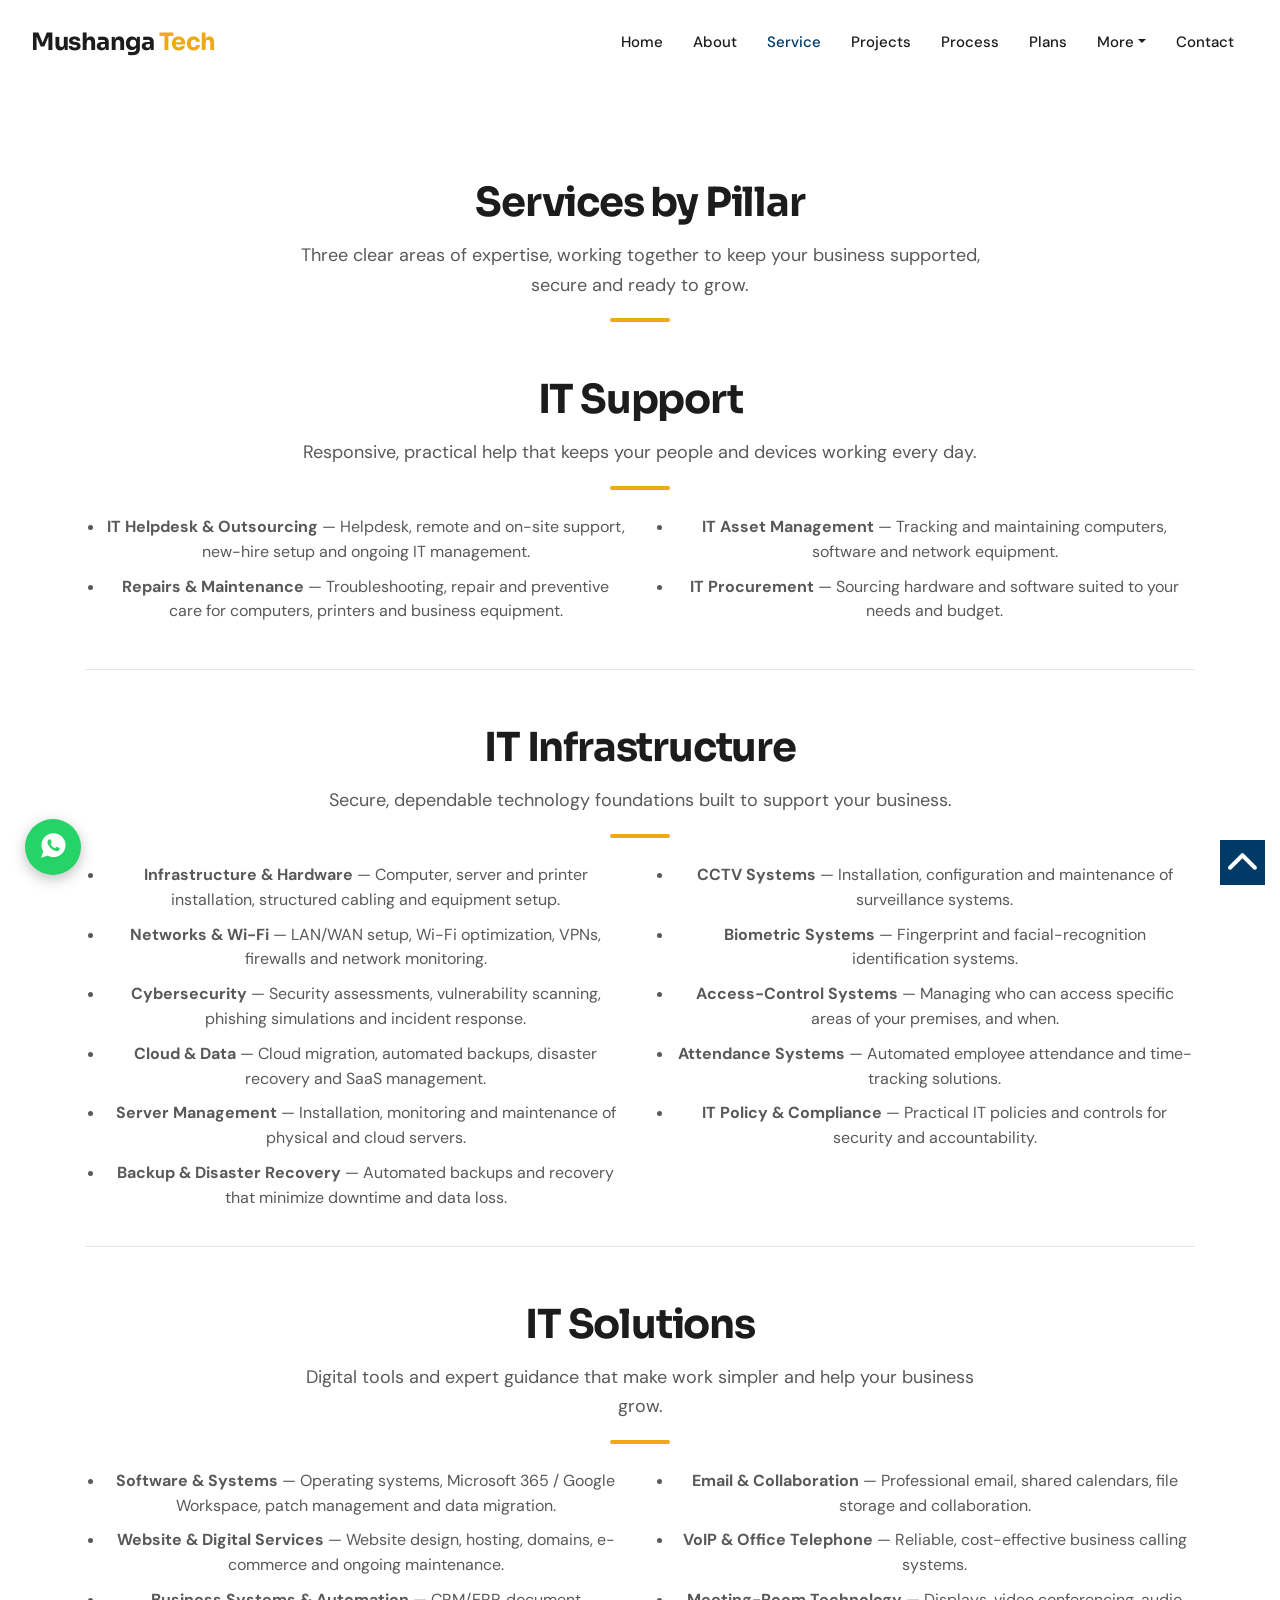
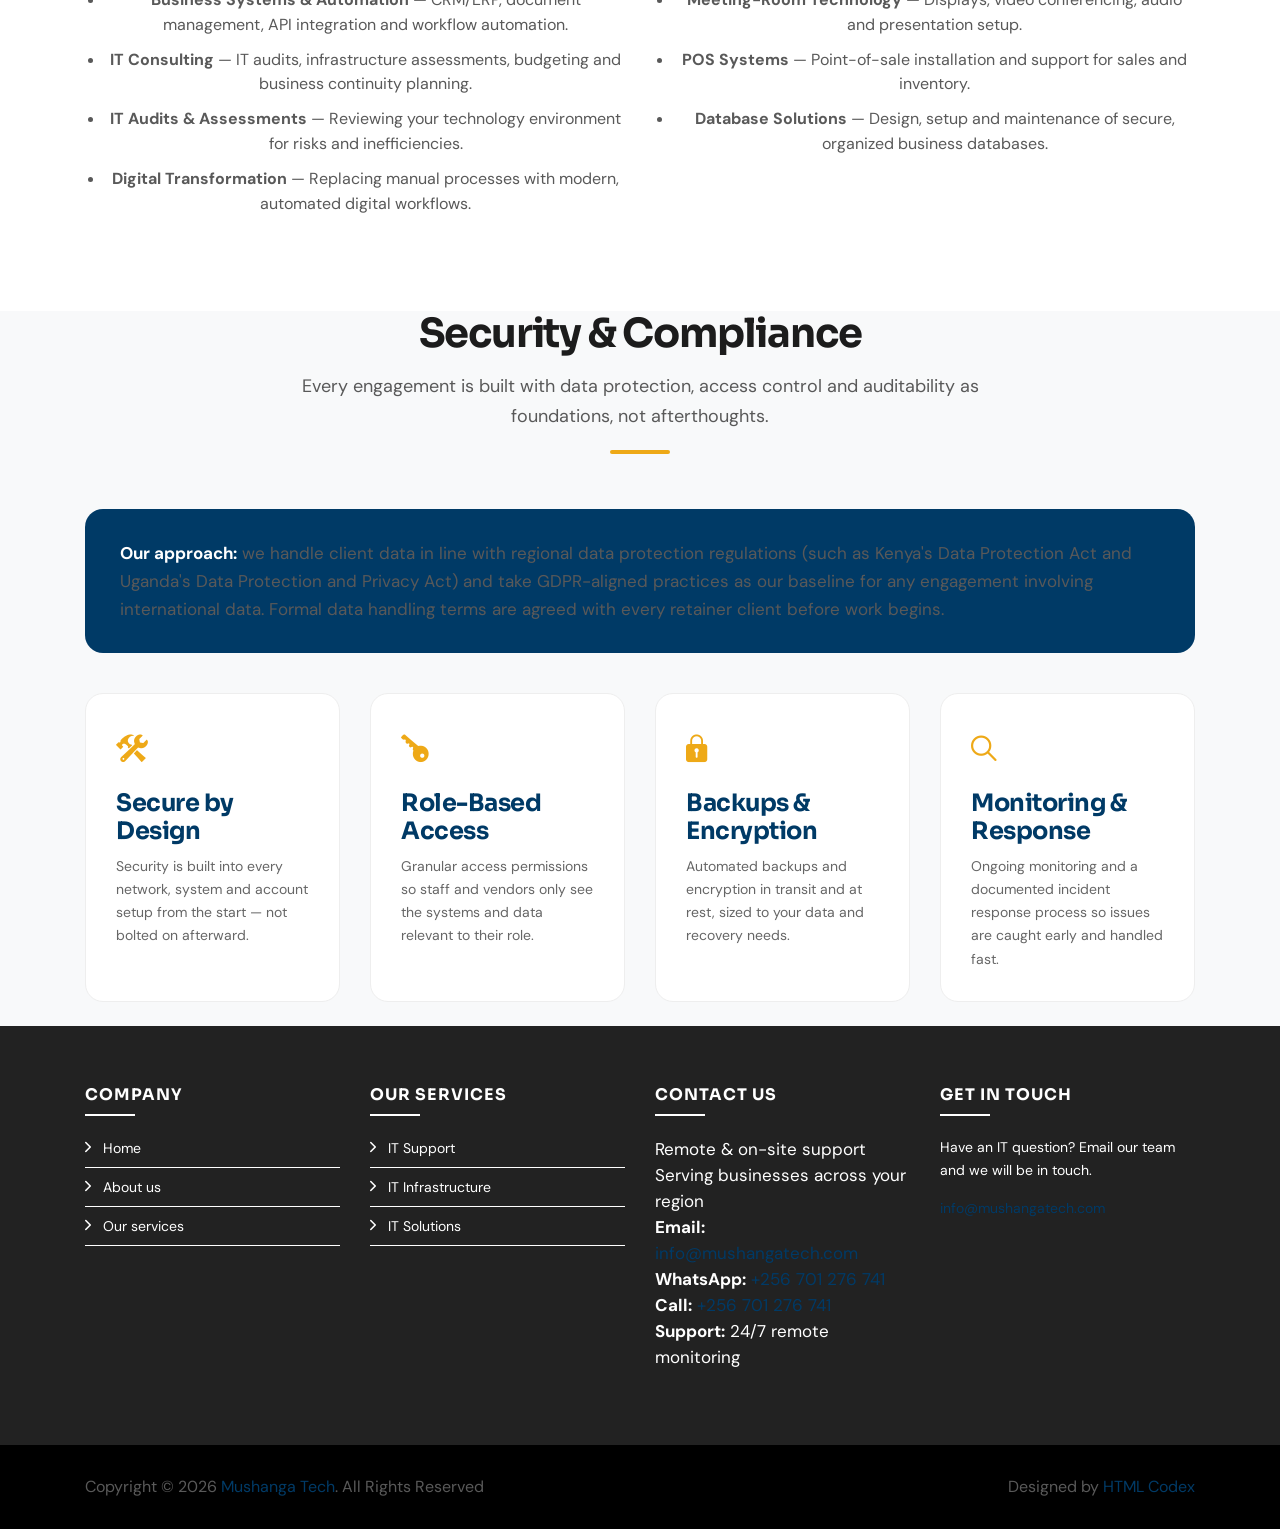
<file: service.html>
<!DOCTYPE html>
<html lang="en">
    <head>
        <meta charset="utf-8">
        <title>Services — Mushanga Tech</title>
        <meta content="width=device-width, initial-scale=1.0" name="viewport">
        <meta content="IT infrastructure, networking, cybersecurity, cloud, website, IT support, IT consulting" name="keywords">
        <meta content="Every IT service your business needs, from infrastructure and networking to cybersecurity, cloud, websites and consulting." name="description">

        <!-- Favicon -->
        <link href="img/favicon.ico" rel="icon">

        <!-- Google Font -->
        <link href="https://fonts.googleapis.com/css2?family=Sora:wght@500;600;700;800&family=DM+Sans:wght@400;500;700&display=swap" rel="stylesheet">

        <!-- Libraries CSS -->
        <link href="lib/bootstrap/css/bootstrap.min.css" rel="stylesheet">
        <link href="lib/ionicons/css/ionicons.min.css" rel="stylesheet">
        <link href="lib/owlcarousel/assets/owl.carousel.min.css" rel="stylesheet">
        <link href="lib/lightbox/css/lightbox.min.css" rel="stylesheet">

        <!-- Main Stylesheet -->
        <link href="css/style.css" rel="stylesheet">
    </head>

    <body>
        <a class="skip-link" href="#main-content">Skip to main content</a>
        <!-- Nav Start -->
        <div id="nav">
            <div class="container-fluid">
                <nav class="navbar navbar-expand-md navbar-light" aria-label="Primary">
                    <a href="index.html" class="navbar-brand">Mushanga <span>Tech</span></a>
                    <button type="button" class="navbar-toggler" data-toggle="collapse" data-target="#navbarCollapse" aria-controls="navbarCollapse" aria-expanded="false" aria-label="Toggle navigation">
                        <span class="navbar-toggler-icon"></span>
                    </button>

                    <div class="collapse navbar-collapse justify-content-between" id="navbarCollapse">
                        <div class="navbar-nav ml-auto">
                            <a href="index.html" class="nav-item nav-link">Home</a>
                            <a href="about.html" class="nav-item nav-link">About</a>
                            <a href="service.html" class="nav-item nav-link active">Service</a>
                            <a href="portfolio.html" class="nav-item nav-link">Projects</a>
                            <a href="process.html" class="nav-item nav-link">Process</a>
                            <a href="pricing.html" class="nav-item nav-link">Plans</a>
                            <div class="nav-item dropdown">
                                <a href="#" class="nav-link dropdown-toggle" aria-haspopup="true" data-toggle="dropdown">More</a>
                                <div class="dropdown-menu">
                                    <a href="skill.html" class="dropdown-item">Expertise</a>
                                    <a href="team.html" class="dropdown-item">Our Team</a>
                                    <a href="review.html" class="dropdown-item">Reviews</a>
                                    <a href="client.html" class="dropdown-item">Clients</a>
                                    <a href="single.html" class="dropdown-item">Case Study</a>
                                </div>
                            </div>
                            <a href="contact.html" class="nav-item nav-link">Contact</a>
                        </div>
                    </div>
                </nav>
            </div>
        </div>
        <!-- Nav End -->

        <!-- Service Start -->
        <div id="main-content" tabindex="-1" class="service mt-100">
            <div class="container">
                <div class="section-header">
                    <h2>Services by Pillar</h2>
                    <p>Three clear areas of expertise, working together to keep your business supported, secure and ready to grow.</p>
                </div>

                <section class="service-category" id="support">
                    <div class="section-header">
                        <h2>IT Support</h2>
                        <p>Responsive, practical help that keeps your people and devices working every day.</p>
                    </div>
                    <ul class="service-list">
                        <li><strong>IT Helpdesk &amp; Outsourcing</strong> — Helpdesk, remote and on-site support, new-hire setup and ongoing IT management.</li>
                        <li><strong>Repairs &amp; Maintenance</strong> — Troubleshooting, repair and preventive care for computers, printers and business equipment.</li>
                        <li><strong>IT Asset Management</strong> — Tracking and maintaining computers, software and network equipment.</li>
                        <li><strong>IT Procurement</strong> — Sourcing hardware and software suited to your needs and budget.</li>
                    </ul>
                </section>

                <section class="service-category" id="infrastructure">
                    <div class="section-header">
                        <h2>IT Infrastructure</h2>
                        <p>Secure, dependable technology foundations built to support your business.</p>
                    </div>
                    <ul class="service-list">
                        <li><strong>Infrastructure &amp; Hardware</strong> — Computer, server and printer installation, structured cabling and equipment setup.</li>
                        <li><strong>Networks &amp; Wi-Fi</strong> — LAN/WAN setup, Wi-Fi optimization, VPNs, firewalls and network monitoring.</li>
                        <li><strong>Cybersecurity</strong> — Security assessments, vulnerability scanning, phishing simulations and incident response.</li>
                        <li><strong>Cloud &amp; Data</strong> — Cloud migration, automated backups, disaster recovery and SaaS management.</li>
                        <li><strong>Server Management</strong> — Installation, monitoring and maintenance of physical and cloud servers.</li>
                        <li><strong>Backup &amp; Disaster Recovery</strong> — Automated backups and recovery that minimize downtime and data loss.</li>
                        <li><strong>CCTV Systems</strong> — Installation, configuration and maintenance of surveillance systems.</li>
                        <li><strong>Biometric Systems</strong> — Fingerprint and facial-recognition identification systems.</li>
                        <li><strong>Access-Control Systems</strong> — Managing who can access specific areas of your premises, and when.</li>
                        <li><strong>Attendance Systems</strong> — Automated employee attendance and time-tracking solutions.</li>
                        <li><strong>IT Policy &amp; Compliance</strong> — Practical IT policies and controls for security and accountability.</li>
                    </ul>
                </section>

                <section class="service-category" id="solutions">
                    <div class="section-header">
                        <h2>IT Solutions</h2>
                        <p>Digital tools and expert guidance that make work simpler and help your business grow.</p>
                    </div>
                    <ul class="service-list">
                        <li><strong>Software &amp; Systems</strong> — Operating systems, Microsoft 365 / Google Workspace, patch management and data migration.</li>
                        <li><strong>Website &amp; Digital Services</strong> — Website design, hosting, domains, e-commerce and ongoing maintenance.</li>
                        <li><strong>Business Systems &amp; Automation</strong> — CRM/ERP, document management, API integration and workflow automation.</li>
                        <li><strong>IT Consulting</strong> — IT audits, infrastructure assessments, budgeting and business continuity planning.</li>
                        <li><strong>IT Audits &amp; Assessments</strong> — Reviewing your technology environment for risks and inefficiencies.</li>
                        <li><strong>Digital Transformation</strong> — Replacing manual processes with modern, automated digital workflows.</li>
                        <li><strong>Email &amp; Collaboration</strong> — Professional email, shared calendars, file storage and collaboration.</li>
                        <li><strong>VoIP &amp; Office Telephone</strong> — Reliable, cost-effective business calling systems.</li>
                        <li><strong>Meeting-Room Technology</strong> — Displays, video conferencing, audio and presentation setup.</li>
                        <li><strong>POS Systems</strong> — Point-of-sale installation and support for sales and inventory.</li>
                        <li><strong>Database Solutions</strong> — Design, setup and maintenance of secure, organized business databases.</li>
                    </ul>
                </section>
            </div>
        </div>
        <!-- Service End -->
        <!-- Security & Compliance Start -->
        <div class="security" id="security">
            <div class="container">
                <div class="section-header">
                    <h2>Security &amp; Compliance</h2>
                    <p>
                        Every engagement is built with data protection, access control and auditability as foundations, not afterthoughts.
                    </p>
                </div>

                <div class="security-note">
                    <p style="margin:0;">
                        <strong>Our approach:</strong> we handle client data in line with regional data protection regulations
                        (such as Kenya's Data Protection Act and Uganda's Data Protection and Privacy Act) and take
                        GDPR-aligned practices as our baseline for any engagement involving international data. Formal
                        data handling terms are agreed with every retainer client before work begins.
                    </p>
                </div>

                <div class="row">
                    <div class="col-md-6 col-lg-3 mb-4">
                        <div class="security-item">
                            <i class="ion-ios-construct"></i>
                            <h4>Secure by Design</h4>
                            <p>Security is built into every network, system and account setup from the start — not bolted on afterward.</p>
                        </div>
                    </div>
                    <div class="col-md-6 col-lg-3 mb-4">
                        <div class="security-item">
                            <i class="ion-ios-key"></i>
                            <h4>Role-Based Access</h4>
                            <p>Granular access permissions so staff and vendors only see the systems and data relevant to their role.</p>
                        </div>
                    </div>
                    <div class="col-md-6 col-lg-3 mb-4">
                        <div class="security-item">
                            <i class="ion-ios-lock"></i>
                            <h4>Backups &amp; Encryption</h4>
                            <p>Automated backups and encryption in transit and at rest, sized to your data and recovery needs.</p>
                        </div>
                    </div>
                    <div class="col-md-6 col-lg-3 mb-4">
                        <div class="security-item">
                            <i class="ion-ios-search"></i>
                            <h4>Monitoring &amp; Response</h4>
                            <p>Ongoing monitoring and a documented incident response process so issues are caught early and handled fast.</p>
                        </div>
                    </div>
                </div>
            </div>
        </div>
        <!-- Security & Compliance End -->

        <!-- Footer Start -->
        <div class="footer">
            <div class="footer-top">
                <div class="container">
                    <div class="row">
                        <div class="col-lg-3 col-md-6 footer-links">
                            <h4>Company</h4>
                            <ul>
                                <li><i class="ion-ios-arrow-forward"></i> <a href="index.html">Home</a></li>
                                <li><i class="ion-ios-arrow-forward"></i> <a href="about.html">About us</a></li>
                                <li><i class="ion-ios-arrow-forward"></i> <a href="service.html">Our services</a></li>
                            </ul>
                        </div>

                        <div class="col-lg-3 col-md-6 footer-links">
                            <h4>Our Services</h4>
                            <ul>
                                <li><i class="ion-ios-arrow-forward"></i> <a href="service.html#support">IT Support</a></li>
                                <li><i class="ion-ios-arrow-forward"></i> <a href="service.html#infrastructure">IT Infrastructure</a></li>
                                <li><i class="ion-ios-arrow-forward"></i> <a href="service.html#solutions">IT Solutions</a></li>
                            </ul>
                        </div>

                        <div class="col-lg-3 col-md-6 footer-contact">
                            <h4>Contact Us</h4>
                            <p>
                                Remote &amp; on-site support<br>
                                Serving businesses across your region<br>
                                <strong>Email:</strong> <a href="mailto:info@mushangatech.com">info@mushangatech.com</a><br>
                                <strong>WhatsApp:</strong> <a href="https://wa.me/256701276741" target="_blank" rel="noopener">+256 701 276 741</a><br>
                                <strong>Call:</strong> <a href="tel:+256701276741">+256 701 276 741</a><br>
                                <strong>Support:</strong> 24/7 remote monitoring<br>
                            </p>



                        </div>

                        <div class="col-lg-3 col-md-6 footer-newsletter">
                            <h4>Get in touch</h4>
                            <p>Have an IT question? Email our team and we will be in touch.</p>
                            <p><a href="mailto:info@mushangatech.com">info@mushangatech.com</a></p>
                        </div>

                    </div>
                </div>
            </div>

            <div class="container">
                <div class="row align-items-center">
                    <div class="col-md-6 copyright">
                        Copyright &copy; 2026 <a href="index.html">Mushanga Tech</a>. All Rights Reserved
                    </div>
                    <div class="col-md-6 credit">
						<!--/*** This template is free as long as you keep the footer author’s credit link/attribution link/backlink. If you'd like to use the template without the footer author’s credit link/attribution link/backlink, you can purchase the Credit Removal License from "https://htmlcodex.com/credit-removal". Thank you for your support. ***/-->
                        Designed by <a href="https://htmlcodex.com">HTML Codex</a>
                    </div>
                </div>
            </div>
        </div>
        <!-- Footer End -->

        <a href="#nav" class="back-to-top" aria-label="Back to top"><i class="ion-ios-arrow-up"></i></a>

        <a href="https://wa.me/256701276741" class="whatsapp-float" target="_blank" rel="noopener" aria-label="Chat on WhatsApp"><i class="ion-logo-whatsapp"></i></a>


        <!-- Libraries JS -->
        <script src="lib/jquery/jquery.min.js"></script>
        <script src="lib/jquery/jquery-migrate.min.js"></script>
        <script src="lib/bootstrap/js/bootstrap.bundle.min.js"></script>
        <script src="lib/easing/easing.min.js"></script>
        <script src="lib/waypoints/waypoints.min.js"></script>
        <script src="lib/counterup/counterup.min.js"></script>
        <script src="lib/owlcarousel/owl.carousel.min.js"></script>
        <script src="lib/lightbox/js/lightbox.min.js"></script>

        <!-- Main Javascript -->
        <script src="js/main.js"></script>

    </body>
</html>
</file>
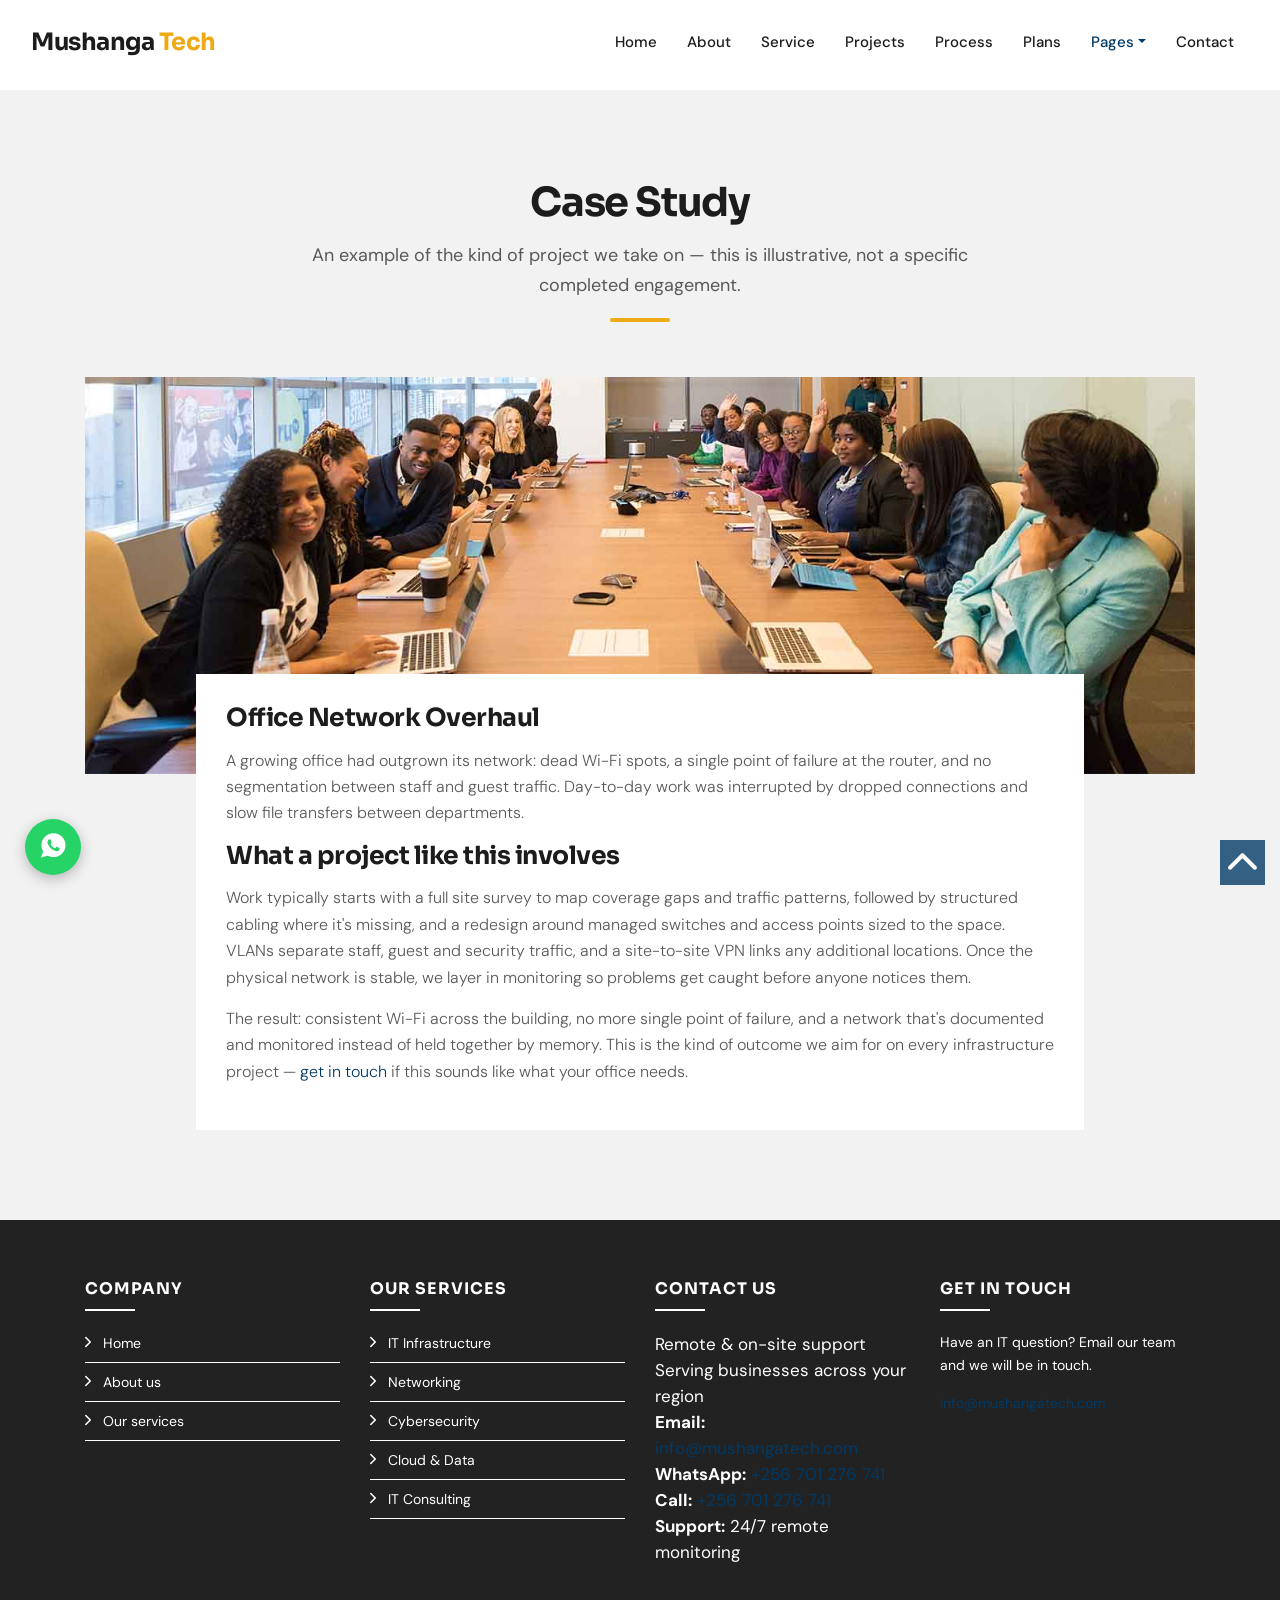
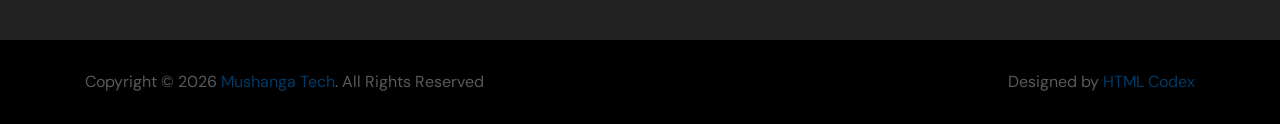
<file: single.html>
<!DOCTYPE html>
<html lang="en">
    <head>
        <meta charset="utf-8">
        <title>Office Network Overhaul — Mushanga Tech Case Study</title>
        <meta content="width=device-width, initial-scale=1.0" name="viewport">
        <meta content="Mushanga Tech case study, network overhaul, IT infrastructure project" name="keywords">
        <meta content="An example of the kind of network infrastructure project Mushanga Tech takes on." name="description">

        <!-- Favicon -->
        <link href="img/favicon.ico" rel="icon">

        <!-- Google Font -->
        <link href="https://fonts.googleapis.com/css2?family=Sora:wght@500;600;700;800&family=DM+Sans:wght@400;500;700&display=swap" rel="stylesheet">

        <!-- Libraries CSS -->
        <link href="lib/bootstrap/css/bootstrap.min.css" rel="stylesheet">
        <link href="lib/ionicons/css/ionicons.min.css" rel="stylesheet">
        <link href="lib/owlcarousel/assets/owl.carousel.min.css" rel="stylesheet">
        <link href="lib/lightbox/css/lightbox.min.css" rel="stylesheet">

        <!-- Main Stylesheet -->
        <link href="css/style.css" rel="stylesheet">
    </head>

    <body>
        <a class="skip-link" href="#main-content">Skip to main content</a>
        <!-- Nav Start -->
        <div id="nav">
            <div class="container-fluid">
                <nav class="navbar navbar-expand-md navbar-light" aria-label="Primary">
                    <a href="index.html" class="navbar-brand">Mushanga <span>Tech</span></a>
                    <button type="button" class="navbar-toggler" data-toggle="collapse" data-target="#navbarCollapse" aria-controls="navbarCollapse" aria-expanded="false" aria-label="Toggle navigation">
                        <span class="navbar-toggler-icon"></span>
                    </button>

                    <div class="collapse navbar-collapse justify-content-between" id="navbarCollapse">
                        <div class="navbar-nav ml-auto">
                            <a href="index.html" class="nav-item nav-link">Home</a>
                            <a href="about.html" class="nav-item nav-link">About</a>
                            <a href="service.html" class="nav-item nav-link">Service</a>
                            <a href="portfolio.html" class="nav-item nav-link">Projects</a>
                            <a href="process.html" class="nav-item nav-link">Process</a>
                            <a href="pricing.html" class="nav-item nav-link">Plans</a>
                            <div class="nav-item dropdown">
                                <a href="#" class="nav-link dropdown-toggle active" aria-haspopup="true" data-toggle="dropdown">Pages</a>
                                <div class="dropdown-menu">
                                    <a href="skill.html" class="dropdown-item">Expertise</a>
                                    <a href="team.html" class="dropdown-item">Our Team</a>
                                    <a href="review.html" class="dropdown-item">Reviews</a>
                                    <a href="client.html" class="dropdown-item">Clients</a>
                                    <a href="single.html" class="dropdown-item active">Single Page</a>
                                </div>
                            </div>
                            <a href="contact.html" class="nav-item nav-link">Contact</a>
                        </div>
                    </div>
                </nav>
            </div>
        </div>
        <!-- Nav End -->

        <!-- Single Page Start-->
        <div id="main-content" tabindex="-1" class="single mt-100">
            <div class="container">
                <div class="section-header">
                    <h2>Case Study</h2>
                    <p>
                        An example of the kind of project we take on — this is illustrative, not a specific completed engagement.
                    </p>
                </div>

                <div class="row align-items-center">
                    <div class="col-md-12">
                        <div class="single-img">
                            <img src="img/single.jpg" alt="" class="img-fluid">
                        </div>
                        <div class="single-content">
                            <h2>Office Network Overhaul</h2>
                            <p>
                                A growing office had outgrown its network: dead Wi-Fi spots, a single point of failure at the router, and no segmentation between staff and guest traffic. Day-to-day work was interrupted by dropped connections and slow file transfers between departments.
                            </p>
                            <h2>What a project like this involves</h2>
                            <p>
                                Work typically starts with a full site survey to map coverage gaps and traffic patterns, followed by structured cabling where it's missing, and a redesign around managed switches and access points sized to the space. VLANs separate staff, guest and security traffic, and a site-to-site VPN links any additional locations. Once the physical network is stable, we layer in monitoring so problems get caught before anyone notices them.
                            </p>
                            <p>
                                The result: consistent Wi-Fi across the building, no more single point of failure, and a network that's documented and monitored instead of held together by memory. This is the kind of outcome we aim for on every infrastructure project — <a href="contact.html">get in touch</a> if this sounds like what your office needs.
                            </p>
                        </div>
                    </div>
                </div>
            </div>
        </div>
        <!-- Single Page Start-->

        <!-- Footer Start -->
        <div class="footer">
            <div class="footer-top">
                <div class="container">
                    <div class="row">
                        <div class="col-lg-3 col-md-6 footer-links">
                            <h4>Company</h4>
                            <ul>
                                <li><i class="ion-ios-arrow-forward"></i> <a href="index.html">Home</a></li>
                                <li><i class="ion-ios-arrow-forward"></i> <a href="about.html">About us</a></li>
                                <li><i class="ion-ios-arrow-forward"></i> <a href="service.html">Our services</a></li>
                            </ul>
                        </div>

                        <div class="col-lg-3 col-md-6 footer-links">
                            <h4>Our Services</h4>
                            <ul>
                                <li><i class="ion-ios-arrow-forward"></i> <a href="service.html">IT Infrastructure</a></li>
                                <li><i class="ion-ios-arrow-forward"></i> <a href="service.html">Networking</a></li>
                                <li><i class="ion-ios-arrow-forward"></i> <a href="service.html">Cybersecurity</a></li>
                                <li><i class="ion-ios-arrow-forward"></i> <a href="service.html">Cloud &amp; Data</a></li>
                                <li><i class="ion-ios-arrow-forward"></i> <a href="service.html">IT Consulting</a></li>
                            </ul>
                        </div>

                        <div class="col-lg-3 col-md-6 footer-contact">
                            <h4>Contact Us</h4>
                            <p>
                                Remote &amp; on-site support<br>
                                Serving businesses across your region<br>
                                <strong>Email:</strong> <a href="mailto:info@mushangatech.com">info@mushangatech.com</a><br>
                                <strong>WhatsApp:</strong> <a href="https://wa.me/256701276741" target="_blank" rel="noopener">+256 701 276 741</a><br>
                                <strong>Call:</strong> <a href="tel:+256701276741">+256 701 276 741</a><br>
                                <strong>Support:</strong> 24/7 remote monitoring<br>
                            </p>



                        </div>

                        <div class="col-lg-3 col-md-6 footer-newsletter">
                            <h4>Get in touch</h4>
                            <p>Have an IT question? Email our team and we will be in touch.</p>
                            <p><a href="mailto:info@mushangatech.com">info@mushangatech.com</a></p>
                        </div>

                    </div>
                </div>
            </div>

            <div class="container">
                <div class="row align-items-center">
                    <div class="col-md-6 copyright">
                        Copyright &copy; 2026 <a href="index.html">Mushanga Tech</a>. All Rights Reserved
                    </div>
                    <div class="col-md-6 credit">
						<!--/*** This template is free as long as you keep the footer author’s credit link/attribution link/backlink. If you'd like to use the template without the footer author’s credit link/attribution link/backlink, you can purchase the Credit Removal License from "https://htmlcodex.com/credit-removal". Thank you for your support. ***/-->
                        Designed by <a href="https://htmlcodex.com">HTML Codex</a>
                    </div>
                </div>
            </div>
        </div>
        <!-- Footer End -->

        <a href="#nav" class="back-to-top" aria-label="Back to top"><i class="ion-ios-arrow-up"></i></a>

        <a href="https://wa.me/256701276741" class="whatsapp-float" target="_blank" rel="noopener" aria-label="Chat on WhatsApp"><i class="ion-logo-whatsapp"></i></a>


        <!-- Libraries JS -->
        <script src="lib/jquery/jquery.min.js"></script>
        <script src="lib/jquery/jquery-migrate.min.js"></script>
        <script src="lib/bootstrap/js/bootstrap.bundle.min.js"></script>
        <script src="lib/easing/easing.min.js"></script>
        <script src="lib/waypoints/waypoints.min.js"></script>
        <script src="lib/counterup/counterup.min.js"></script>
        <script src="lib/owlcarousel/owl.carousel.min.js"></script>
        <script src="lib/lightbox/js/lightbox.min.js"></script>

        <!-- Main Javascript -->
        <script src="js/main.js"></script>

    </body>
</html>
</file>
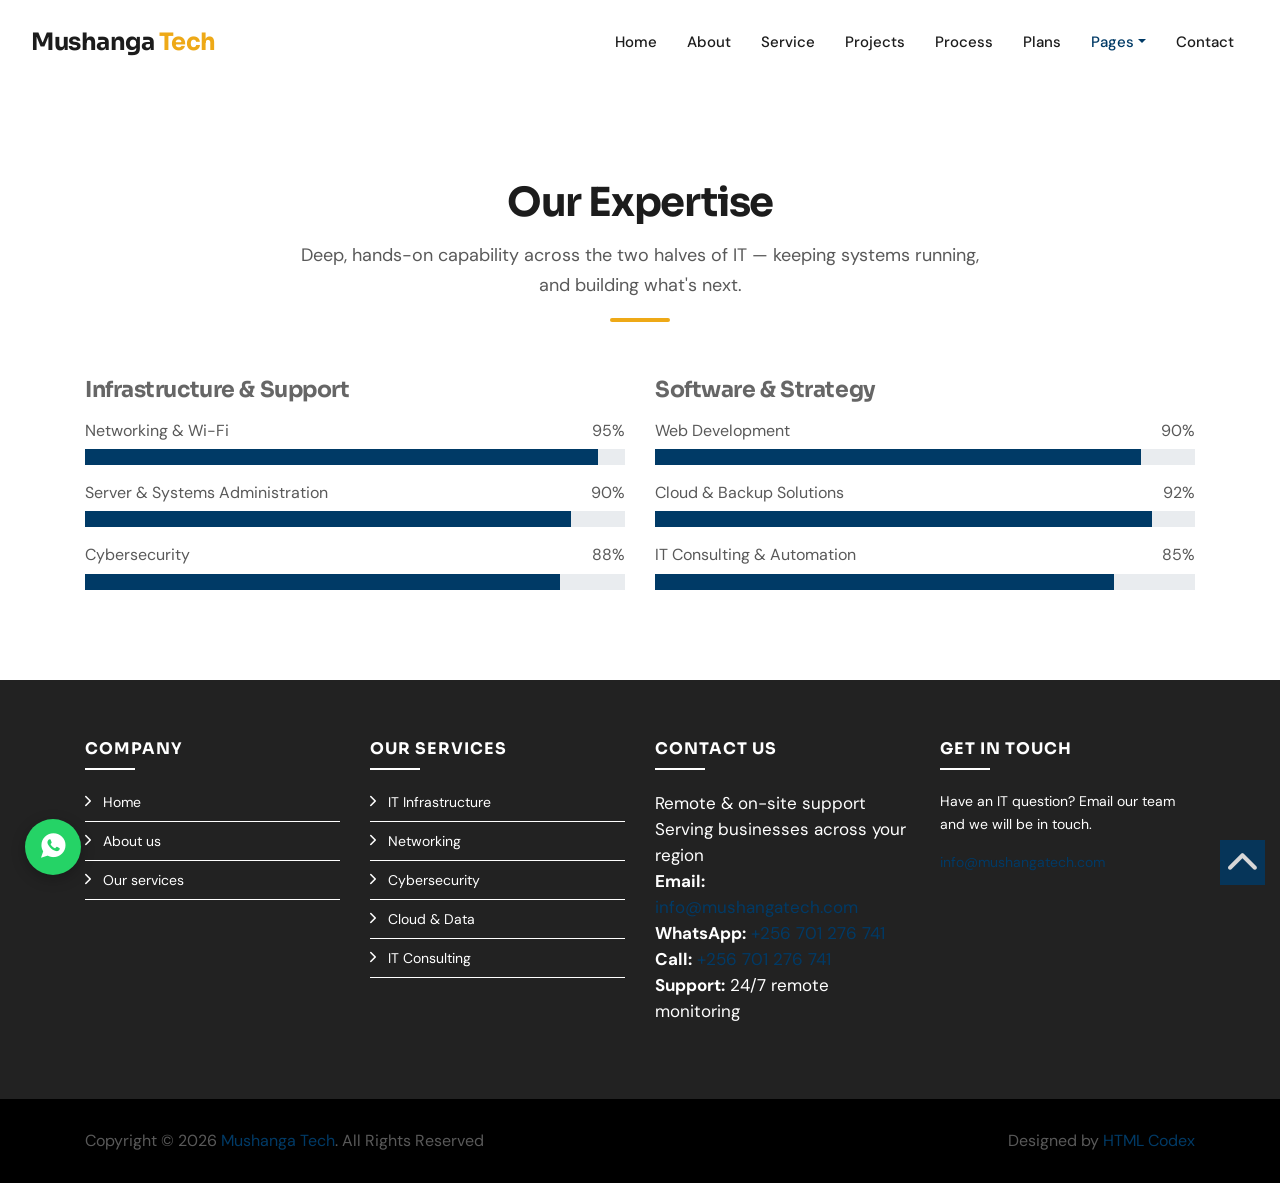
<file: skill.html>
<!DOCTYPE html>
<html lang="en">
    <head>
        <meta charset="utf-8">
        <title>Expertise — Mushanga Tech</title>
        <meta content="width=device-width, initial-scale=1.0" name="viewport">
        <meta content="Mushanga Tech expertise, IT skills, network engineering, cybersecurity, cloud" name="keywords">
        <meta content="Mushanga Tech's hands-on expertise across infrastructure, support, software and IT strategy." name="description">

        <!-- Favicon -->
        <link href="img/favicon.ico" rel="icon">

        <!-- Google Font -->
        <link href="https://fonts.googleapis.com/css2?family=Sora:wght@500;600;700;800&family=DM+Sans:wght@400;500;700&display=swap" rel="stylesheet">

        <!-- Libraries CSS -->
        <link href="lib/bootstrap/css/bootstrap.min.css" rel="stylesheet">
        <link href="lib/ionicons/css/ionicons.min.css" rel="stylesheet">
        <link href="lib/owlcarousel/assets/owl.carousel.min.css" rel="stylesheet">
        <link href="lib/lightbox/css/lightbox.min.css" rel="stylesheet">

        <!-- Main Stylesheet -->
        <link href="css/style.css" rel="stylesheet">
    </head>

    <body>
        <a class="skip-link" href="#main-content">Skip to main content</a>
        <!-- Nav Start -->
        <div id="nav">
            <div class="container-fluid">
                <nav class="navbar navbar-expand-md navbar-light" aria-label="Primary">
                    <a href="index.html" class="navbar-brand">Mushanga <span>Tech</span></a>
                    <button type="button" class="navbar-toggler" data-toggle="collapse" data-target="#navbarCollapse" aria-controls="navbarCollapse" aria-expanded="false" aria-label="Toggle navigation">
                        <span class="navbar-toggler-icon"></span>
                    </button>

                    <div class="collapse navbar-collapse justify-content-between" id="navbarCollapse">
                        <div class="navbar-nav ml-auto">
                            <a href="index.html" class="nav-item nav-link">Home</a>
                            <a href="about.html" class="nav-item nav-link">About</a>
                            <a href="service.html" class="nav-item nav-link">Service</a>
                            <a href="portfolio.html" class="nav-item nav-link">Projects</a>
                            <a href="process.html" class="nav-item nav-link">Process</a>
                            <a href="pricing.html" class="nav-item nav-link">Plans</a>
                            <div class="nav-item dropdown">
                                <a href="#" class="nav-link dropdown-toggle active" aria-haspopup="true" data-toggle="dropdown">Pages</a>
                                <div class="dropdown-menu">
                                    <a href="skill.html" class="dropdown-item active">Skills</a>
                                    <a href="team.html" class="dropdown-item">Our Team</a>
                                    <a href="review.html" class="dropdown-item">Reviews</a>
                                    <a href="client.html" class="dropdown-item">Clients</a>
                                    <a href="single.html" class="dropdown-item">Case Study</a>
                                </div>
                            </div>
                            <a href="contact.html" class="nav-item nav-link">Contact</a>
                        </div>
                    </div>
                </nav>
            </div>
        </div>
        <!-- Nav End -->

        <!-- Skills Start-->
        <div id="main-content" tabindex="-1" class="skills mt-100">
            <div class="container">
                <div class="section-header">
                    <h2>Our Expertise</h2>
                    <p>
                        Deep, hands-on capability across the two halves of IT — keeping systems running, and building what's next.
                    </p>
                </div>

                <div class="row">
                    <div class="col-md-6">
                        <div class="skill-item">
                            <h3>Infrastructure &amp; Support</h3>
                            <div class="skill-name">
                                <p>Networking &amp; Wi-Fi</p><p>95%</p>
                            </div>
                            <div class="progress">
                                <div class="progress-bar" role="progressbar" aria-valuenow="95" aria-valuemin="0" aria-valuemax="100"></div>
                            </div>

                            <div class="skill-name">
                                <p>Server &amp; Systems Administration</p><p>90%</p>
                            </div>
                            <div class="progress">
                                <div class="progress-bar" role="progressbar" aria-valuenow="90" aria-valuemin="0" aria-valuemax="100"></div>
                            </div>

                            <div class="skill-name">
                                <p>Cybersecurity</p><p>88%</p>
                            </div>
                            <div class="progress">
                                <div class="progress-bar" role="progressbar" aria-valuenow="88" aria-valuemin="0" aria-valuemax="100"></div>
                            </div>
                        </div>
                    </div>
                    <div class="col-md-6">
                        <div class="skill-item">
                            <h3>Software &amp; Strategy</h3>
                            <div class="skill-name">
                                <p>Web Development</p><p>90%</p>
                            </div>
                            <div class="progress">
                                <div class="progress-bar" role="progressbar" aria-valuenow="90" aria-valuemin="0" aria-valuemax="100"></div>
                            </div>

                            <div class="skill-name">
                                <p>Cloud &amp; Backup Solutions</p><p>92%</p>
                            </div>
                            <div class="progress">
                                <div class="progress-bar" role="progressbar" aria-valuenow="92" aria-valuemin="0" aria-valuemax="100"></div>
                            </div>

                            <div class="skill-name">
                                <p>IT Consulting &amp; Automation</p><p>85%</p>
                            </div>
                            <div class="progress">
                                <div class="progress-bar" role="progressbar" aria-valuenow="85" aria-valuemin="0" aria-valuemax="100"></div>
                            </div>
                        </div>
                    </div>
                </div>
            </div>
        </div>
        <!-- Skills End-->

        <!-- Footer Start -->
        <div class="footer">
            <div class="footer-top">
                <div class="container">
                    <div class="row">
                        <div class="col-lg-3 col-md-6 footer-links">
                            <h4>Company</h4>
                            <ul>
                                <li><i class="ion-ios-arrow-forward"></i> <a href="index.html">Home</a></li>
                                <li><i class="ion-ios-arrow-forward"></i> <a href="about.html">About us</a></li>
                                <li><i class="ion-ios-arrow-forward"></i> <a href="service.html">Our services</a></li>
                            </ul>
                        </div>

                        <div class="col-lg-3 col-md-6 footer-links">
                            <h4>Our Services</h4>
                            <ul>
                                <li><i class="ion-ios-arrow-forward"></i> <a href="service.html">IT Infrastructure</a></li>
                                <li><i class="ion-ios-arrow-forward"></i> <a href="service.html">Networking</a></li>
                                <li><i class="ion-ios-arrow-forward"></i> <a href="service.html">Cybersecurity</a></li>
                                <li><i class="ion-ios-arrow-forward"></i> <a href="service.html">Cloud &amp; Data</a></li>
                                <li><i class="ion-ios-arrow-forward"></i> <a href="service.html">IT Consulting</a></li>
                            </ul>
                        </div>

                        <div class="col-lg-3 col-md-6 footer-contact">
                            <h4>Contact Us</h4>
                            <p>
                                Remote &amp; on-site support<br>
                                Serving businesses across your region<br>
                                <strong>Email:</strong> <a href="mailto:info@mushangatech.com">info@mushangatech.com</a><br>
                                <strong>WhatsApp:</strong> <a href="https://wa.me/256701276741" target="_blank" rel="noopener">+256 701 276 741</a><br>
                                <strong>Call:</strong> <a href="tel:+256701276741">+256 701 276 741</a><br>
                                <strong>Support:</strong> 24/7 remote monitoring<br>
                            </p>



                        </div>

                        <div class="col-lg-3 col-md-6 footer-newsletter">
                            <h4>Get in touch</h4>
                            <p>Have an IT question? Email our team and we will be in touch.</p>
                            <p><a href="mailto:info@mushangatech.com">info@mushangatech.com</a></p>
                        </div>

                    </div>
                </div>
            </div>

            <div class="container">
                <div class="row align-items-center">
                    <div class="col-md-6 copyright">
                        Copyright &copy; 2026 <a href="index.html">Mushanga Tech</a>. All Rights Reserved
                    </div>
                    <div class="col-md-6 credit">
						<!--/*** This template is free as long as you keep the footer author’s credit link/attribution link/backlink. If you'd like to use the template without the footer author’s credit link/attribution link/backlink, you can purchase the Credit Removal License from "https://htmlcodex.com/credit-removal". Thank you for your support. ***/-->
                        Designed by <a href="https://htmlcodex.com">HTML Codex</a>
                    </div>
                </div>
            </div>
        </div>
        <!-- Footer End -->

        <a href="#nav" class="back-to-top" aria-label="Back to top"><i class="ion-ios-arrow-up"></i></a>

        <a href="https://wa.me/256701276741" class="whatsapp-float" target="_blank" rel="noopener" aria-label="Chat on WhatsApp"><i class="ion-logo-whatsapp"></i></a>


        <!-- Libraries JS -->
        <script src="lib/jquery/jquery.min.js"></script>
        <script src="lib/jquery/jquery-migrate.min.js"></script>
        <script src="lib/bootstrap/js/bootstrap.bundle.min.js"></script>
        <script src="lib/easing/easing.min.js"></script>
        <script src="lib/waypoints/waypoints.min.js"></script>
        <script src="lib/counterup/counterup.min.js"></script>
        <script src="lib/owlcarousel/owl.carousel.min.js"></script>
        <script src="lib/lightbox/js/lightbox.min.js"></script>

        <!-- Main Javascript -->
        <script src="js/main.js"></script>

    </body>
</html>
</file>
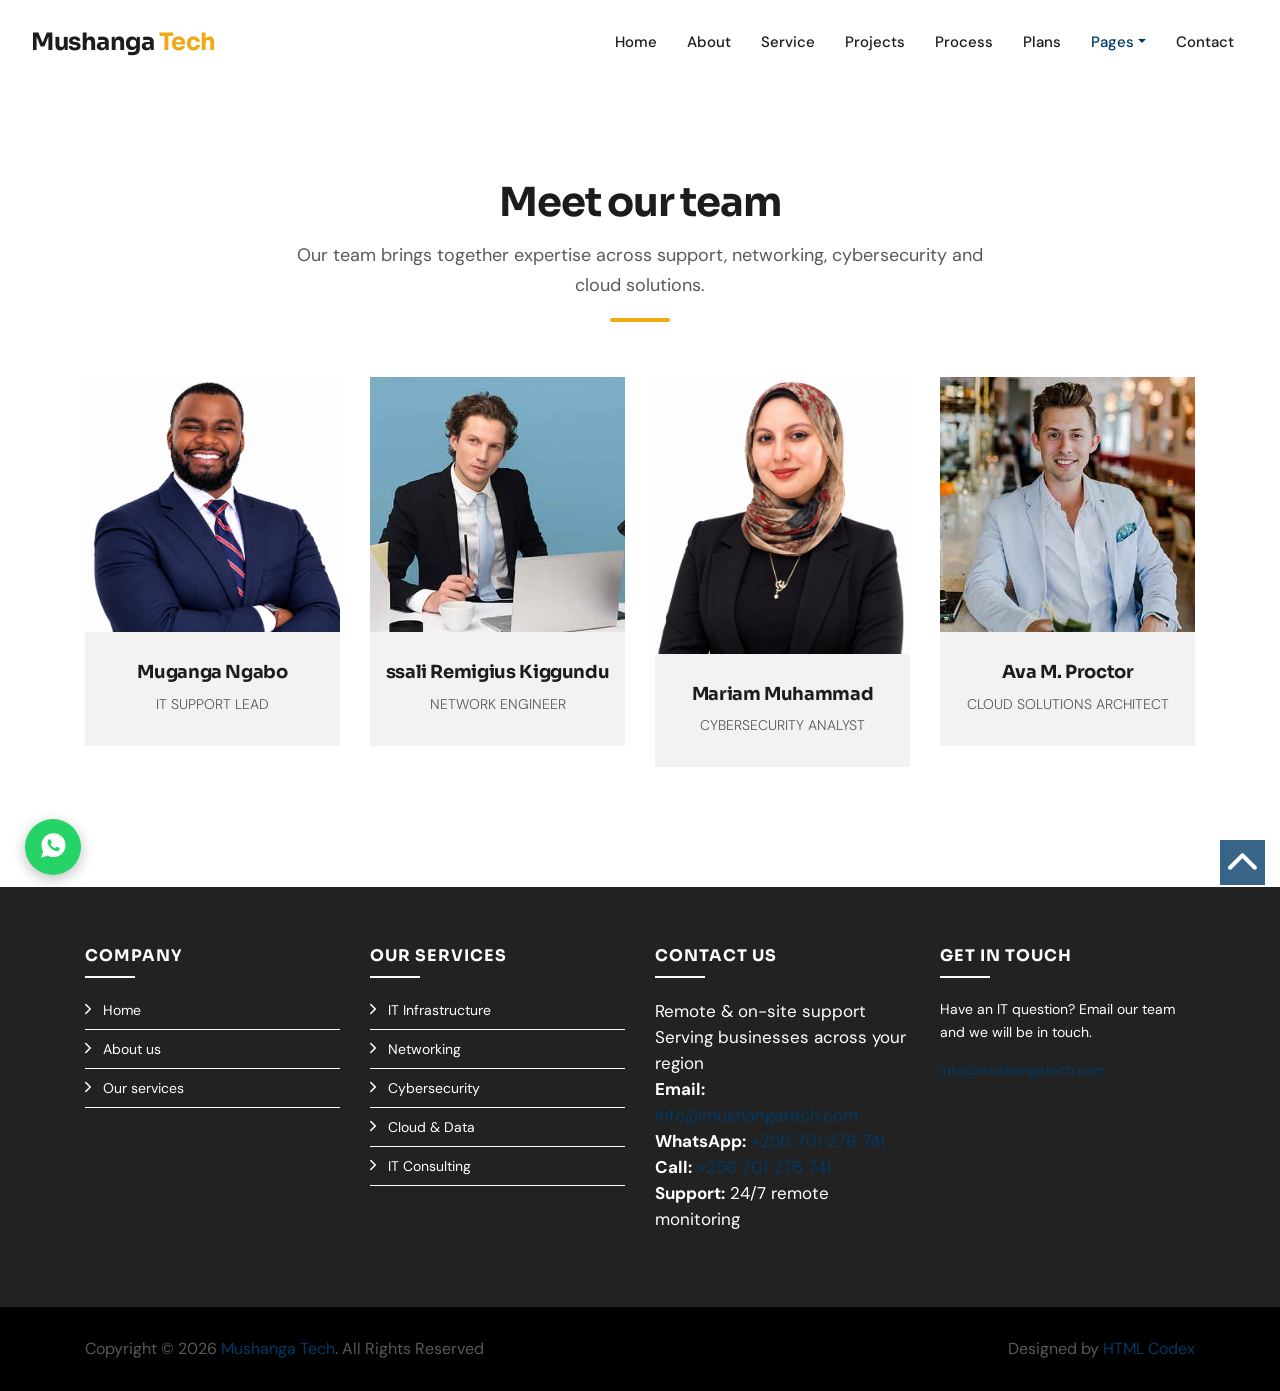
<file: team.html>
<!DOCTYPE html>
<html lang="en">
    <head>
        <meta charset="utf-8">
        <title>Our Team — Mushanga Tech</title>
        <meta content="width=device-width, initial-scale=1.0" name="viewport">
        <meta content="Mushanga Tech team, IT support lead, network engineer, cybersecurity analyst" name="keywords">
        <meta content="Meet the people behind Mushanga Tech's outsourced IT department." name="description">

        <!-- Favicon -->
        <link href="img/favicon.ico" rel="icon">

        <!-- Google Font -->
        <link href="https://fonts.googleapis.com/css2?family=Sora:wght@500;600;700;800&family=DM+Sans:wght@400;500;700&display=swap" rel="stylesheet">

        <!-- Libraries CSS -->
        <link href="lib/bootstrap/css/bootstrap.min.css" rel="stylesheet">
        <link href="lib/ionicons/css/ionicons.min.css" rel="stylesheet">
        <link href="lib/owlcarousel/assets/owl.carousel.min.css" rel="stylesheet">
        <link href="lib/lightbox/css/lightbox.min.css" rel="stylesheet">

        <!-- Main Stylesheet -->
        <link href="css/style.css" rel="stylesheet">
    </head>

    <body>
        <a class="skip-link" href="#main-content">Skip to main content</a>
        <!-- Nav Start -->
        <div id="nav">
            <div class="container-fluid">
                <nav class="navbar navbar-expand-md navbar-light" aria-label="Primary">
                    <a href="index.html" class="navbar-brand">Mushanga <span>Tech</span></a>
                    <button type="button" class="navbar-toggler" data-toggle="collapse" data-target="#navbarCollapse" aria-controls="navbarCollapse" aria-expanded="false" aria-label="Toggle navigation">
                        <span class="navbar-toggler-icon"></span>
                    </button>

                    <div class="collapse navbar-collapse justify-content-between" id="navbarCollapse">
                        <div class="navbar-nav ml-auto">
                            <a href="index.html" class="nav-item nav-link">Home</a>
                            <a href="about.html" class="nav-item nav-link">About</a>
                            <a href="service.html" class="nav-item nav-link">Service</a>
                            <a href="portfolio.html" class="nav-item nav-link">Projects</a>
                            <a href="process.html" class="nav-item nav-link">Process</a>
                            <a href="pricing.html" class="nav-item nav-link">Plans</a>
                            <div class="nav-item dropdown">
                                <a href="#" class="nav-link dropdown-toggle active" aria-haspopup="true" data-toggle="dropdown">Pages</a>
                                <div class="dropdown-menu">
                                    <a href="skill.html" class="dropdown-item">Expertise</a>
                                    <a href="team.html" class="dropdown-item active">Team Members</a>
                                    <a href="review.html" class="dropdown-item">Reviews</a>
                                    <a href="client.html" class="dropdown-item">Clients</a>
                                    <a href="single.html" class="dropdown-item">Case Study</a>
                                </div>
                            </div>
                            <a href="contact.html" class="nav-item nav-link">Contact</a>
                        </div>
                    </div>
                </nav>
            </div>
        </div>
        <!-- Nav End -->

        <!-- Team Start -->
        <div id="main-content" tabindex="-1" class="team mt-100">
            <div class="container">
                <div class="section-header">
                    <h2>Meet our team</h2>
                    <p>
                        Our team brings together expertise across support, networking, cybersecurity and cloud solutions.
                    </p>
                </div>

                <div class="row">
                    <div class="col-lg-3 col-sm-6 team-item">
                        <div class="team-img">
                            <img src="img/muganga-ngabo.png" class="img-fluid" alt="Muganga Ngabo">

                        </div>
                        <div class="team-info">
                            <h3>Muganga Ngabo</h3>
                            <p>IT Support Lead</p>
                        </div>
                    </div>

                    <div class="col-lg-3 col-sm-6 team-item">
                        <div class="team-img">
                            <img src="img/team-2.jpg" class="img-fluid" alt="Team Member">

                        </div>
                        <div class="team-info">
                            <h3>ssali Remigius Kiggundu</h3>
                            <p>Network Engineer</p>
                        </div>
                    </div>

                    <div class="col-lg-3 col-sm-6 team-item">
                        <div class="team-img">
                            <img src="img/mariam-muhammad.png" class="img-fluid" alt="Mariam Muhammad">

                        </div>
                        <div class="team-info">
                            <h3>Mariam Muhammad</h3>
                            <p>Cybersecurity Analyst</p>
                        </div>
                    </div>

                    <div class="col-lg-3 col-sm-6 team-item">
                        <div class="team-img">
                            <img src="img/team-4.jpg" class="img-fluid" alt="Team Member">

                        </div>
                        <div class="team-info">
                            <h3>Ava M. Proctor</h3>
                            <p>Cloud Solutions Architect</p>
                        </div>
                    </div>
                </div>
            </div>
        </div>
        <!-- Team End -->

        <!-- Footer Start -->
        <div class="footer">
            <div class="footer-top">
                <div class="container">
                    <div class="row">
                        <div class="col-lg-3 col-md-6 footer-links">
                            <h4>Company</h4>
                            <ul>
                                <li><i class="ion-ios-arrow-forward"></i> <a href="index.html">Home</a></li>
                                <li><i class="ion-ios-arrow-forward"></i> <a href="about.html">About us</a></li>
                                <li><i class="ion-ios-arrow-forward"></i> <a href="service.html">Our services</a></li>
                            </ul>
                        </div>

                        <div class="col-lg-3 col-md-6 footer-links">
                            <h4>Our Services</h4>
                            <ul>
                                <li><i class="ion-ios-arrow-forward"></i> <a href="service.html">IT Infrastructure</a></li>
                                <li><i class="ion-ios-arrow-forward"></i> <a href="service.html">Networking</a></li>
                                <li><i class="ion-ios-arrow-forward"></i> <a href="service.html">Cybersecurity</a></li>
                                <li><i class="ion-ios-arrow-forward"></i> <a href="service.html">Cloud &amp; Data</a></li>
                                <li><i class="ion-ios-arrow-forward"></i> <a href="service.html">IT Consulting</a></li>
                            </ul>
                        </div>

                        <div class="col-lg-3 col-md-6 footer-contact">
                            <h4>Contact Us</h4>
                            <p>
                                Remote &amp; on-site support<br>
                                Serving businesses across your region<br>
                                <strong>Email:</strong> <a href="mailto:info@mushangatech.com">info@mushangatech.com</a><br>
                                <strong>WhatsApp:</strong> <a href="https://wa.me/256701276741" target="_blank" rel="noopener">+256 701 276 741</a><br>
                                <strong>Call:</strong> <a href="tel:+256701276741">+256 701 276 741</a><br>
                                <strong>Support:</strong> 24/7 remote monitoring<br>
                            </p>



                        </div>

                        <div class="col-lg-3 col-md-6 footer-newsletter">
                            <h4>Get in touch</h4>
                            <p>Have an IT question? Email our team and we will be in touch.</p>
                            <p><a href="mailto:info@mushangatech.com">info@mushangatech.com</a></p>
                        </div>

                    </div>
                </div>
            </div>

            <div class="container">
                <div class="row align-items-center">
                    <div class="col-md-6 copyright">
                        Copyright &copy; 2026 <a href="index.html">Mushanga Tech</a>. All Rights Reserved
                    </div>
                    <div class="col-md-6 credit">
						<!--/*** This template is free as long as you keep the footer author’s credit link/attribution link/backlink. If you'd like to use the template without the footer author’s credit link/attribution link/backlink, you can purchase the Credit Removal License from "https://htmlcodex.com/credit-removal". Thank you for your support. ***/-->
                        Designed by <a href="https://htmlcodex.com">HTML Codex</a>
                    </div>
                </div>
            </div>
        </div>
        <!-- Footer End -->

        <a href="#nav" class="back-to-top" aria-label="Back to top"><i class="ion-ios-arrow-up"></i></a>

        <a href="https://wa.me/256701276741" class="whatsapp-float" target="_blank" rel="noopener" aria-label="Chat on WhatsApp"><i class="ion-logo-whatsapp"></i></a>


        <!-- Libraries JS -->
        <script src="lib/jquery/jquery.min.js"></script>
        <script src="lib/jquery/jquery-migrate.min.js"></script>
        <script src="lib/bootstrap/js/bootstrap.bundle.min.js"></script>
        <script src="lib/easing/easing.min.js"></script>
        <script src="lib/waypoints/waypoints.min.js"></script>
        <script src="lib/counterup/counterup.min.js"></script>
        <script src="lib/owlcarousel/owl.carousel.min.js"></script>
        <script src="lib/lightbox/js/lightbox.min.js"></script>

        <!-- Main Javascript -->
        <script src="js/main.js"></script>

    </body>
</html>
</file>
<file: css/style.css>
/**************************************/
/************ General CSS *************/
/**************************************/
body {
    color: #595959;
    font-family: 'DM Sans', sans-serif;
    background: #ffffff;
}

a {
    color: #003a66;
    transition: 0.3s;
}

a:hover,
a:active,
a:focus {
    color: #eea917;
    text-decoration: none;
}

:focus-visible {
    outline: 3px solid #eea917;
    outline-offset: 3px;
}

p {
    color: #595959;
    padding: 0;
    margin: 0 0 15px 0;
    font-size: 17px;
    line-height: 1.65;
}

h1,
h2,
h3,
h4,
h5,
h6 {
    font-family: 'Sora', sans-serif;
    font-weight: 700;
    letter-spacing: -0.02em;
    line-height: 1.15;
    color: #1c1c1c;
    margin: 0 0 15px 0;
    padding: 0;
}

.btn {
    display: inline-block;
    font-family: 'Sora', sans-serif;
    font-size: 15px;
    font-weight: 600;
    letter-spacing: normal;
    text-transform: capitalize;
    color: #ffffff;
    background: #003a66;
    padding: 15px 32px;
    border: none;
    border-radius: 9999px;
    transition: 0.3s;
}

.btn:hover {
    color: #ffffff;
    background: #eea917;
}

h4,
h5,
h6 {
    font-weight: 400;
}

.mt-100 {
    margin-top: 90px;
}



/**************************************/
/********** Back to Top CSS ***********/
/**************************************/
.back-to-top {
    position: fixed;
    display: none;
    background: #003a66;
    color: #ffffff;
    width: 45px;
    height: 45px;
    text-align: center;
    line-height: 1;
    font-size: 44px;
    right: 15px;
    bottom: 15px;
    transition: background 0.3s;
    z-index: 9;
}

.back-to-top i {
    color: #ffffff;
}



/**************************************/
/************** Nav CSS ***************/
/**************************************/
#nav {
    position: fixed;
    top: 0;
    width: 100%;
    height: 90px;
    padding: 15px 0;
    z-index: 999;
    background: #ffffff !important;
}

#nav.nav-sticky {
    height: 68px;
    padding: 6px 0;
    box-shadow: 0 2px 16px rgba(0, 0, 0, .08);
    transition: all 0.3s;
}

#nav .navbar {
    height: 100%;
    background: transparent !important;
}

#nav .navbar-brand {
    padding: 0;
}

#nav .navbar-brand img {
    position: absolute;
    max-height: 60px;
    margin-top: -27px;
    transition: all .5s;
}

#nav.nav-sticky .navbar-brand img {
    position: absolute;
    max-height: 50px;
    margin-top: -25px;
    transition: all .5s;
}

#nav .nav-link,
#nav .nav-link:focus {
    color: #1c1c1c;
}

#nav .nav-link:hover,
#nav .nav-link.active {
    color: #003a66;
    background: transparent;
    transition: 0.2s;
}

#nav .dropdown-menu {
    margin-top: 0;
    border: 0;
    border-radius: 12px;
    box-shadow: 0 8px 24px rgba(0, 0, 0, 0.1);
    background: #ffffff;
}

#nav .dropdown-item {
    color: #1c1c1c;
}

#nav .dropdown-item:hover,
#nav .dropdown-item:focus {
    color: #003a66;
    background: #f5f5f5;
}

@media (min-width: 768px) {
    #nav a.nav-link {
        padding: 8px 15px;
        font-size: 15px;
        font-weight: 500;
    }
}

@media (max-width: 767.98px) {
    #nav a.nav-link {
        padding: 10px 15px;
    }

    #nav .dropdown-menu {
        box-shadow: none;
    }

    #nav .container-fluid {
        padding: 0;
    }

    #nav .navbar-collapse {
        position: absolute;
        top: 100%;
        left: 0;
        right: 0;
        background: #ffffff;
        box-shadow: 0 16px 30px rgba(0, 0, 0, 0.12);
        padding: 10px 20px 20px;
        max-height: calc(100vh - 90px);
        overflow-y: auto;
    }
}



/**************************************/
/************* Header CSS *************/
/**************************************/
.header {
    position: relative;
    width: 100%;
    background: #ffffff;
    margin-top: 90px;
}

.header .carousel-item {
    position: relative;
    width: 100%;
    overflow: hidden;
}

.header .carousel-img {
    text-align: center;
}

.header .carousel-img img {
    max-width: 100%;
    max-height: 100%;
}

.header .carousel-content {
    padding: 30px;
    text-align: center;
}

.header .carousel-content h1,
.header .carousel-content h2 {
    color: #1c1c1c;
    font-size: 48px;
    font-weight: 700;
    letter-spacing: -0.03em;
    text-transform: none;
}

.header .carousel-content p {
    color: #353535;
    font-size: 19px;
    font-weight: 500;
    letter-spacing: 0;
    margin-bottom: 25px;
}

.header .carousel-content .btn:hover {
    background: #eea917;
}

.carousel-control-next i,
.carousel-control-prev i {
    color: #888888;
    font-size: 45px;
}

.carousel-indicators li {
    width: 20px;
    height: 0px;
    background: #888888;
}

.carousel-indicators button {
    display: block;
    width: 20px;
    height: 4px;
    padding: 0;
    border: 0;
    background: #888888;
}

.carousel-indicators button.active {
    background: #003a66;
}



/**************************************/
/******** Section Header CSS **********/
/**************************************/
.section-header {
    position: relative;
    max-width: 700px;
    margin: 0 auto 55px auto;
    padding-bottom: 22px;
}

.section-header h2 {
    color: #1c1c1c;
    font-size: 40px;
    font-weight: 700;
    letter-spacing: -0.03em;
    line-height: 1.15;
    text-transform: none;
    text-align: center;
}

.section-header::after {
    content: '';
    position: absolute;
    display: inline-block;
    width: 60px;
    height: 4px;
    background: #eea917;
    border-radius: 4px;
    bottom: 0;
    left: calc(50% - 30px);
}

.section-header p {
    font-family: 'DM Sans', sans-serif;
    font-size: 18px;
    font-weight: 400;
    color: #595959;
    text-align: center;
    margin: 0;
}



/**************************************/
/********* About + Single CSS *********/
/**************************************/
.about,
.single {
    position: relative;
    padding: 90px 0 60px 0;
    background: #f2f2f2;
}

.about .col-md-12,
.about .col-md-6,
.single .col-md-12,
.single .col-md-6 {
    margin-bottom: 30px;
}

.about .about-img,
.single .single-img {
    position: relative;
    overflow: hidden;
}

.about .about-img img,
.single .single-img img {
    width: 100%;
}

.about .about-content,
.single .single-content {
    position: relative;
    width: 80%;
    margin: -100px auto 0 auto;
    padding: 30px;
    background: #ffffff;
}

.about .about-content h2,
.single .single-content h2 {
    font-size: 25px;
    font-weight: 700;
}

.about .about-content p,
.single .single-content p {
    font-size: 16px;
    font-weight: 300;
}

.about .btn,
.single .btn {
    font-size: 14px;
    padding: 12px 26px;
}

.about .btn:hover,
.single .btn:hover {
    background: #eea917;
}



/**************************************/
/************ Services CSS ************/
/**************************************/
.service {
    background: #ffffff;
    padding: 90px 0 60px 0;
    text-align: center;
}

.service .service-item {
    position: relative;
    width: 100%;
    text-align: center;
    margin-bottom: 30px;
}

.service .service-icon {
    position: relative;
    width: 100%;
    padding: 30px 15px;
    background: #003a66;
    border-radius: 18px;
}

.service .service-icon i {
    font-size: 90px;
    line-height: 0;
    color: #ffffff;
}

.service .service-detail {
    position: relative;
    width: 100%;
    padding: 30px 15px;
    background: #f2f2f2;
}

.service .service-detail h4,
.service .service-detail h4 a {
    font-size: 18px;
    font-weight: 700;
    line-height: 24px;
    letter-spacing: 1px;
    text-transform: capitalize;
}

.service .service-detail p {
    margin: 0;
}

.service-pillar {
    height: calc(100% - 30px);
    margin-bottom: 30px;
    padding: 32px;
    background: #f2f2f2;
    border-radius: 18px;
}

.service-pillar > i {
    display: block;
    margin-bottom: 18px;
    color: #003a66;
    font-size: 42px;
}

.service-pillar h3 {
    font-size: 23px;
}

.service-pillar ul,
.service-list {
    margin: 20px 0 0;
    padding-left: 20px;
}

.service-pillar li,
.service-list li {
    margin-bottom: 10px;
    color: #595959;
    line-height: 1.55;
}

.service-category {
    margin-bottom: 55px;
    padding-bottom: 35px;
    border-bottom: 1px solid #e5e5e5;
    scroll-margin-top: 100px;
}

.service-category:last-child {
    margin-bottom: 0;
    border-bottom: 0;
}

.service-category .section-header {
    margin-bottom: 25px;
}

.service-list {
    columns: 2;
    column-gap: 48px;
}

.service-list li {
    break-inside: avoid;
}



/**************************************/
/********* Call To Action CSS *********/
/**************************************/
.call-to-action {
    position: relative;
    padding: 90px 0;
    background: #003a66;
}

.call-to-action .container {
    max-width: 700px;
}

.call-to-action .section-header h2 {
    color: #ffffff;
}

.call-to-action .section-header::before {
    background: #ffffff;
}

.call-to-action .section-header p {
    color: #ffffff;
}

.call-to-action .btn {
    padding: 16px 34px;
    color: #003a66;
    font-size: 16px;
    background: #ffffff;
}

.call-to-action .btn:hover {
    color: #003a66;
    background: #eea917;
}



/**************************************/
/************* Pricing CSS ************/
/**************************************/
.pricing {
    background: #f2f2f2;
    padding: 90px 0 60px 0;
}

.pricing .price-content {
    position: relative;
    background: #ffffff;
    text-align: center;
    margin-bottom: 30px;
    border-radius: 16px;
    overflow: hidden;
    box-shadow: 0 2px 20px rgba(0, 0, 0, 0.06);
}

.pricing .price-plan {
    display: block;
    background: #353535;
    margin: 0 0 30px;
    padding: 20px 0;
}

.pricing .price-plan i {
    color: #ffffff;
    font-size: 60px;
    line-height: 80px;
}

.pricing .price-title {
    display: block;
    color: #ffffff;
    font-size: 30px;
    letter-spacing: 2px;
    margin-bottom: 10px;
}

.pricing .price-amount {
    position: relative;
    font-family: 'Arial, Helvetica', sans-serif;
    color: #ffffff;
    font-size: 60px;
    font-weight: 900;
    margin: 0;
    text-transform: uppercase;
}

.pricing .price-amount span {
    color: #ffffff;
    font-size: 22px;
    font-weight: 400;
    text-transform: lowercase;
}

.pricing .price-amount span:first-child {
    position: relative;
    top: -27px;
    left: -5px;
}

.pricing .price-date {
    color: #ffffff;
    font-size: 12px;
    margin-top: 5px;
    text-transform: uppercase;
    margin-bottom:0;
}

.pricing .price-details {
    font-size: 16px;
    list-style: none;
    text-align: left;
}

.pricing .price-details li {
    padding: 5px 0;
}

.pricing .price-details li i.ion-md-checkmark {
    color: #003a66;
    margin-right: 8px;
}

.pricing .price-details li i.ion-md-close {
    color: #ea4335;
    margin-right: 10px;
}

.pricing .btn {
    padding: 12px 28px;
}

.pricing .price-btn {
    margin-top: 10px;
    margin-bottom: 30px;
}

.pricing .price-btn:hover {
    background: #eea917;
}

.pricing .features-price-btn {
    background: #eea917;
    color: #003a66;
}

.pricing .features-price-btn:hover {
    background: #003a66;
    color: #ffffff;
}

.pricing .features-price .price-plan {
    background: #003a66;
}

.pricing .features-price .price-plan p{
    color:#FFFFFF;
}

.pricing .features-price .price-plan .price-amount,
.pricing .features-price .price-plan .price-amount span {
    color: #ffffff;
}

.pricing .features-price .price-plan .price-title {
    color:#ffffff;
}



/**************************************/
/*********** Our Skills CSS ***********/
/**************************************/
.skills {
    position: relative;
    padding: 90px 0 60px 0;
}

.skills .skill-item {
    position: relative;
    width: 100%;
    margin-bottom: 30px;
}

.skills .skill-item h3 {
    font-size: 22px;
    font-weight: 700;
    color: #666666;
    margin-bottom: 15px;
}

.skills .skill-name {
    position: relative;
    width: 100%;
}

.skills .skill-name p {
    display: inline-block;
    margin-bottom: 5px;
    font-size: 16px;
    font-weight: 400;
}

.skills .skill-name p:last-child {
    float: right;
}

.skills .progress {
    margin-bottom: 15px;
    border-radius: 0;
}

.skills .progress .progress-bar {
    background: #003a66;
    border-radius: 0;
}



/**************************************/
/************ Counters CSS ************/
/**************************************/
.counters {
    position: relative;
    width: 100%;
    padding: 90px 0;
    background: #003a66;
}

.counters i {
    display: inline-block;
    font-size: 90px;
    line-height: 0;
    color: #eea917;
    margin-bottom: 10px;
}

.counters h2 {
    font-family: 'Arial, Helvetica', sans-serif;
    font-size: 60px;
    font-weight: 900;
    letter-spacing: 5px;
    color: #eea917;
}

.counters p {
    font-size: 22px;
    color: #ffffff;
}



/**************************************/
/************ Portfolio CSS ***********/
/**************************************/
.portfolio {
    position: relative;
    padding: 90px 0 60px 0;
    background: #f2f2f2;
}

.portfolio .portfolio-item {
    margin-bottom: 30px;
    overflow: hidden;
}

.portfolio .portfolio-item .portfolio-img {
    position: relative;
    background: #000000;
    overflow: hidden;

}

.portfolio .portfolio-item .link-preview,
.portfolio .portfolio-item .link-details {
    position: absolute;
    display: inline-block;
    padding: 5px 0;
    line-height: 1;
    text-align: center;
    width: 45px;
    height: 35px;
    background: #003a66;
    border: 1px solid #ffffff;
    transition: 0.3s;
    opacity: 0;
}

.portfolio .portfolio-item .link-preview i,
.portfolio .portfolio-item .link-details i {
    font-size: 22px;
    color: #ffffff;
}

.portfolio .portfolio-item .link-preview:hover,
.portfolio .portfolio-item .link-details:hover {
    background: #ffffff;
    border: 1px solid #003a66;
}

.portfolio .portfolio-item .link-preview:hover i,
.portfolio .portfolio-item .link-details:hover i {
    color: #353535;
}

.portfolio .portfolio-item .link-preview {
    left: 0;
    top: calc(50% - 18px);
}

.portfolio .portfolio-item .link-details {
    right: 0;
    top: calc(50% - 18px);
}

.portfolio .portfolio-item:hover .link-preview {
    opacity: 1;
    left: calc(50% - 50px);
}

.portfolio .portfolio-item:hover .link-details {
    opacity: 1;
    right: calc(50% - 50px);
}

.portfolio .portfolio-item .portfolio-info {
    position: relative;
    width: 100%;
    padding: 30px 15px;
    text-align: center;
    background: #ffffff;
}

.portfolio .portfolio-item .portfolio-info h3 {
    font-size: 18px;
    font-weight: 700;
    margin-bottom: 10px;
}

.portfolio .portfolio-item .portfolio-info p {
    margin: 0;
    font-size: 14px;
    font-weight: 300;
    text-transform: uppercase;
}



/**************************************/
/************** Team CSS **************/
/**************************************/
.team {
    position: relative;
    padding: 90px 0;
    background: #ffffff;
}

.team .team-item {
    margin-bottom: 30px;
    overflow: hidden;
}

.team .team-item .team-img {
    position: relative;
    background: #000000;
    overflow: hidden;

}

.team .team-item .team-social {
    position: absolute;
    display: block;
    text-align: center;
    width: 100%;
    height: 35px;
    top: 0;
    left: 0;
    transition: 0.3s;
    opacity: 0;
}

.team .team-item .team-social a {
    display: inline-block;
    padding: 5px 0;
    line-height: 1;
    text-align: center;
    width: 35px;
    height: 35px;
    background: #003a66;
    border: 1px solid #ffffff;
}

.team .team-item .team-social a i {
    font-size: 22px;
    color: #ffffff;
}

.team .team-item .team-social a:hover {
    background: #ffffff;
    border: 1px solid #003a66;
}

.team .team-item .team-social a:hover i {
    color: #353535;
}

.team .team-item:hover .team-social {
    opacity: 1;
    top: calc(50% - 18px);
}

.team .team-item .team-info {
    position: relative;
    width: 100%;
    padding: 30px 15px;
    text-align: center;
    background: #f2f2f2;
}

.team .team-item .team-info h3 {
    font-size: 18px;
    font-weight: 700;
    margin-bottom: 10px;
}

.team .team-item .team-info p {
    margin: 0;
    font-size: 14px;
    font-weight: 300;
    text-transform: uppercase;
}



/**************************************/
/*********** Testimonials CSS *********/
/**************************************/
.testimonials {
    position: relative;
    padding: 90px 0 60px 0;
    background: #f2f2f2;
}

.testimonials .testimonial-item {
    position: relative;
    margin: 0 15px 30px 15px;
    background: #ffffff;
}

.testimonials .testimonial-img {
    position: relative;
    background: #000000;
    overflow: hidden;
}

.testimonials .testimonial-text {
    position: relative;
    width: 100%;
    padding: 30px 15px;
    text-align: center;
    background: #ffffff;
}

.testimonials .testimonial-text h3 {
    font-size: 18px;
    font-weight: 700;
    margin-bottom: 10px;
}

.testimonials .testimonial-text h4 {
    font-size: 12px;
    font-weight: 300;
    text-transform: uppercase;
}

.testimonials .testimonial-text p {
    margin: 0;
    font-size: 16px;
    font-weight: 300;
}

.testimonials .owl-nav,
.testimonials .owl-dots {
    margin-top: 5px;
    text-align: center;
}

.testimonials .owl-dot {
    display: inline-block;
    margin: 0 5px;
    width: 12px;
    height: 12px;
    border-radius: 50%;
    background-color: #dddddd;
}

.testimonials .owl-dot.active {
    background-color: #003a66;
}

@media (max-width: 575px) {
    .service-list {
        columns: 1;
    }

    .header .carousel-content {
        padding: 28px 20px;
    }

    .header .carousel-content h1,
    .header .carousel-content h2 {
        font-size: 34px;
    }

    .header .carousel-content p {
        font-size: 17px;
    }

    .testimonials .testimonial-text {
        padding: 25px;
    }
}



/**************************************/
/************* Clients CSS ************/
/**************************************/
.clients {
    position: relative;
    padding: 90px 0;
}

.clients .section-header p {
    padding-bottom: 10px;
}

.clients img {
    max-width: 100%;
    opacity: 1;
    transition: 0.3s;
    padding: 15px 0;
}

.clients img:hover {
    opacity: .5;
}

.clients .owl-nav,
.clients .owl-dots {
    margin-top: 5px;
    text-align: center;
}

.clients .owl-dot {
    display: inline-block;
    margin: 0 5px;
    width: 12px;
    height: 12px;
    border-radius: 50%;
    background-color: #ddd;
}

.clients .owl-dot.active {
    background-color: #003a66;
}



/**************************************/
/************* Contact CSS ************/
/**************************************/
.contact {
    position: relative;
    padding: 90px 0;
    background: #f2f2f2;
}

.contact .container {
    max-width: 900px;
}

.contact .container .col-md-6 {
    padding: 0;
    background: #ffffff;
}

.contact .form {
    background: #ffffff;
    padding: 30px;
    color: #353535;
}

.contact .form input,
.contact .form textarea {
    padding: 10px 0;
    border-color: #dddddd transparent #dddddd transparent;
    border-radius: 0;
    box-shadow: none;
    font-size: 15px;
}

.contact .form input:focus,
.contact .form textarea:focus {
    border-color: #003a66 transparent #003a66 transparent;
}

.contact .form button[type="submit"] {
    font-family: 'Sora', sans-serif;
    font-weight: 600;
    color: #ffffff;
    background: #003a66;
    padding: 14px 30px;
    border-radius: 9999px;
    border: none;
}

.contact .form button[type="submit"]:hover {
    background: #eea917;
}

.contact .map {
    position: relative;
    background: #ffffff;
    padding: 30px;
}

.contact .map iframe {
    width: 100%;
    height: 375px;
    margin-bottom: -7px;
}



/**************************************/
/************* Footer CSS *************/
/**************************************/
.footer {
    position: relative;
    padding: 0 0 30px 0;
    background: #000000;
}

.footer .footer-top {
    background: #222222;
    padding: 60px 0 30px 0;
}

.footer .footer-top .footer-info,
.footer .footer-top .footer-links,
.footer .footer-top .footer-contact,
.footer .footer-top .footer-newsletter {
    margin-bottom: 30px;
}

.footer .footer-top .social-links a {
    font-size: 18px;
    display: inline-block;
    background: #ffffff;
    color: #003a66;
    line-height: 1;
    padding: 9px 0;
    margin-right: 4px;
    text-align: center;
    width: 36px;
    height: 36px;
    transition: 0.3s;
}

.footer .footer-top .social-links a:hover {
    background: #003a66;
    color: #ffffff;
}

.footer .footer-top h4 {
    font-size: 16px;
    font-weight: 700;
    color: #ffffff;
    text-transform: uppercase;
    position: relative;
    padding-bottom: 12px;
    margin-bottom: 20px;
    letter-spacing: 1px;
}

.footer .footer-top h4::before {
    content: '';
    position: absolute;
    left: 0;
    bottom: 0;
    height: 0;
    width: 50px;
    border-bottom: 2px solid #ffffff;
}

.footer .footer-top .footer-links ul {
    list-style: none;
    padding: 0;
    margin: 0;
}

.footer .footer-top .footer-links ul i {
    padding-right: 8px;
    color: #ffffff;
    font-size: 16px;
}

.footer .footer-top .footer-links ul li {
    border-bottom: 1px solid #ffffff;
    padding: 7px 0;
}

.footer .footer-top .footer-links ul li:first-child {
    padding-top: 0;
}

.footer .footer-top .footer-links ul a {
    font-size: 14px;
    color: #ffffff;
}

.footer .footer-top .footer-links ul a:hover {
    color: #003a66;
}

.footer .footer-top .footer-contact p {
    color: #ffffff;
    line-height: 26px;
}

.footer .footer-top .footer-newsletter input[type="email"] {
    padding: 6px 8px;
    width: 60%;
    border: 1px solid #ffffff;
    background: transparent;
    color: #ffffff;
}

.footer .footer-top .footer-newsletter input[type="submit"] {
    border: 0;
    width: 40%;
    padding: 6px 0;
    text-align: center;
    color: #003a66;
    border: 1px solid #ffffff;
    background: #ffffff;
    transition: 0.3s;
    cursor: pointer;
}

.footer .footer-top .footer-newsletter input[type="submit"]:hover {
    color: #ffffff;
    background: #003a66;
    border: 1px solid #003a66;
}

.footer .footer-top .footer-newsletter p {
    color: #ffffff;
    font-size: 14px;
}

.footer .credit,
.footer .copyright {
    text-align: center;
    padding-top: 30px;
}

/* ngabotech brand wordmark (template ships an image logo; we don't have
   an ngabotech logo file, so the nav/footer brand renders as styled text) */
#nav .navbar-brand,
.footer-brand {
    font-family: 'Sora', sans-serif;
    font-size: 1.5rem;
    font-weight: 700;
    letter-spacing: -0.02em;
}

#nav .navbar-brand {
    color: #1c1c1c;
}

.footer-brand {
    color: #ffffff;
}

#nav .navbar-brand span,
.footer-brand span {
    color: #eea917;
}

.footer-brand {
    display: inline-block;
    margin-bottom: 15px;
}

@media (min-width: 768px) {
    .footer .credit {
        text-align: right;
    }

    .footer .copyright {
        text-align: left;
    }
}

/**************************************/
/******* WhatsApp Float Button ********/
/**************************************/

.whatsapp-float {
    position: fixed;
    bottom: 25px;
    left: 25px;
    z-index: 999;
    width: 56px;
    height: 56px;
    border-radius: 50%;
    background: #25D366;
    color: #ffffff;
    display: flex;
    align-items: center;
    justify-content: center;
    font-size: 28px;
    box-shadow: 0 4px 14px rgba(0, 0, 0, 0.25);
    transition: transform .2s;
}

.whatsapp-float:hover {
    transform: scale(1.08);
    color: #ffffff;
}

.skip-link {
    position: fixed;
    top: 10px;
    left: 10px;
    z-index: 1100;
    padding: 12px 18px;
    color: #ffffff;
    background: #003a66;
    border-radius: 6px;
    transform: translateY(-160%);
}

.skip-link:focus {
    color: #ffffff;
    transform: translateY(0);
}

/**************************************/
/************* Stats Bar **************/
/**************************************/

.stats-bar {
    background: #003a66;
    padding: 50px 0;
}

.stats-bar .stat-item {
    text-align: center;
    color: #ffffff;
    padding: 15px;
}

.stats-bar .stat-item h2 {
    color: #eea917;
    font-size: 42px;
    font-weight: 800;
    margin-bottom: 5px;
}

.stats-bar .stat-item p {
    color: #cfd8e3;
    font-size: 14px;
    text-transform: uppercase;
    letter-spacing: 1px;
    margin: 0;
}

/**************************************/
/************ Our Process *************/
/**************************************/

.process {
    background: #f8f9fa;
    padding: 90px 0 60px 0;
}

.process-phase {
    position: relative;
    background: #ffffff;
    border-radius: 18px;
    padding: 40px 30px;
    height: 100%;
    box-shadow: 0 2px 12px rgba(0, 0, 0, 0.06);
    border-top: 4px solid #eea917;
}

.process-phase .process-number {
    display: inline-flex;
    align-items: center;
    justify-content: center;
    width: 46px;
    height: 46px;
    border-radius: 50%;
    background: #003a66;
    color: #eea917;
    font-weight: 800;
    font-size: 18px;
    margin-bottom: 20px;
}

.process-phase .process-label {
    display: block;
    color: #eea917;
    font-size: 12px;
    font-weight: 700;
    letter-spacing: 2px;
    text-transform: uppercase;
    margin-bottom: 8px;
}

.process-phase h3 {
    color: #003a66;
    font-weight: 700;
    margin-bottom: 15px;
}

.process-phase p {
    color: #666666;
    font-size: 15px;
    margin: 0;
}

/**************************************/
/************ Case Studies ************/
/**************************************/

.case-study-card {
    background: #003a66;
    color: #ffffff;
    border-radius: 18px;
    padding: 35px;
    height: 100%;
}

.case-study-card .case-tags {
    display: flex;
    gap: 10px;
    margin-bottom: 15px;
    flex-wrap: wrap;
}

.case-study-card .case-tag {
    display: inline-block;
    background: rgba(242, 167, 27, 0.15);
    color: #eea917;
    font-size: 11px;
    font-weight: 700;
    letter-spacing: 1px;
    text-transform: uppercase;
    padding: 4px 12px;
    border-radius: 30px;
}

.case-study-card .illustrative-badge {
    background: rgba(255, 255, 255, 0.12);
    color: #cfd8e3;
}

.case-study-card h3 {
    color: #ffffff;
    margin-bottom: 15px;
}

.case-study-card .case-label {
    color: #eea917;
    font-size: 13px;
    font-weight: 700;
    letter-spacing: 1px;
    text-transform: uppercase;
    margin: 18px 0 6px;
}

.case-study-card .case-label:first-of-type {
    margin-top: 0;
}

.case-study-card p {
    color: #cfd8e3;
    font-size: 15px;
    margin: 0;
}

/**************************************/
/******* Security & Compliance ********/
/**************************************/

.security {
    background: #f8f9fa;
}

.security-item {
    background: #ffffff;
    border-radius: 18px;
    padding: 30px;
    height: 100%;
    border: 1px solid #eeeeee;
}

.security-item i {
    font-size: 34px;
    color: #eea917;
    margin-bottom: 15px;
    display: inline-block;
}

.security-item h4 {
    color: #003a66;
    font-weight: 700;
    margin-bottom: 10px;
}

.security-item p {
    color: #666666;
    font-size: 14px;
    margin: 0;
}

.security-note {
    background: #003a66;
    color: #cfd8e3;
    border-radius: 18px;
    padding: 30px 35px;
    margin-bottom: 40px;
}

.security-note strong {
    color: #ffffff;
}
</file>
